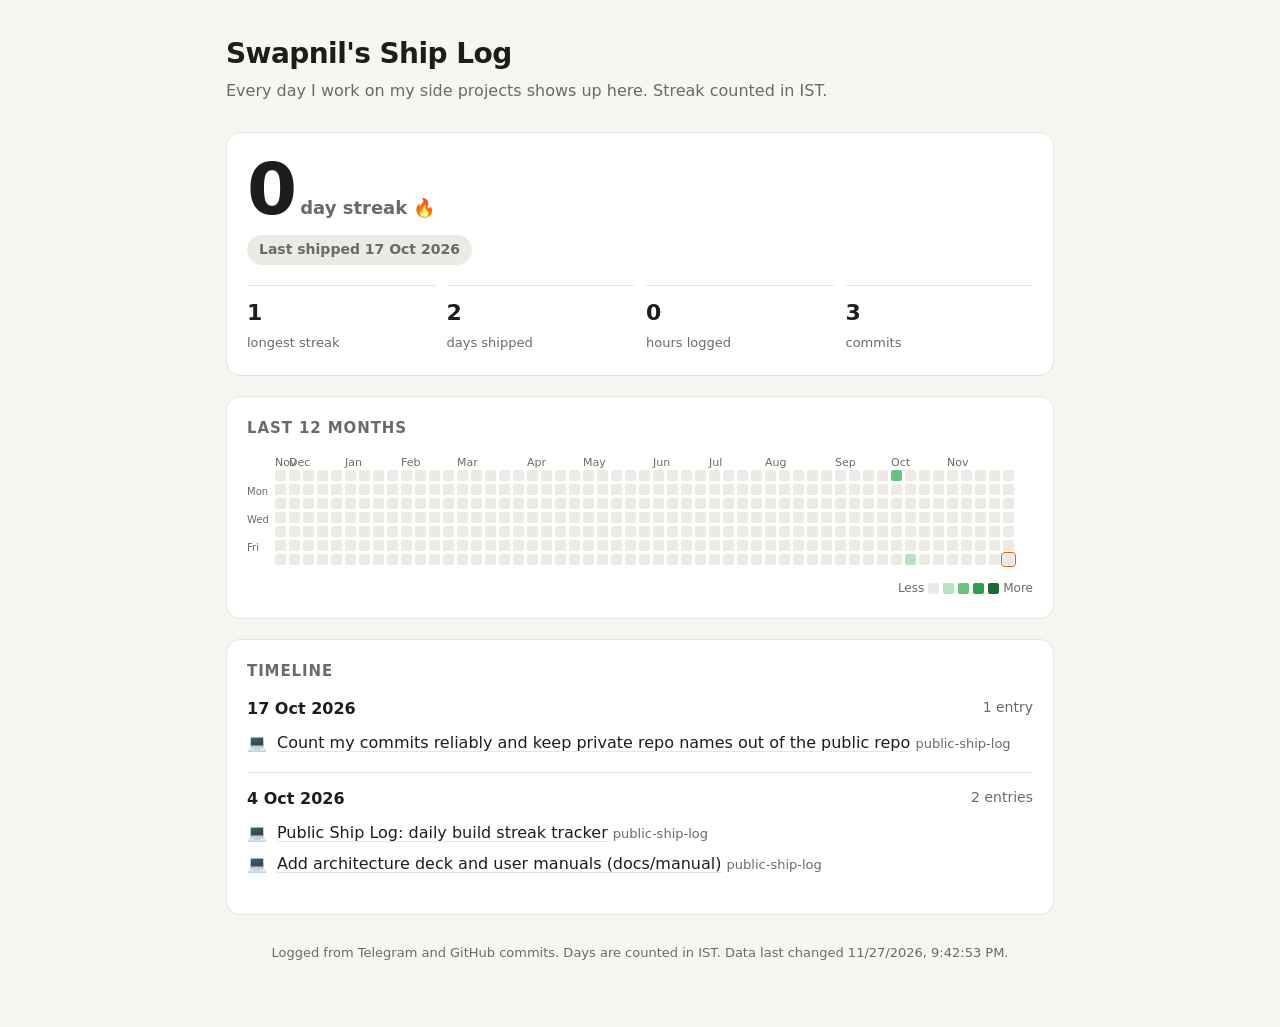
<file: docs/index.html>
<!doctype html>
<html lang="en">
<head>
<meta charset="utf-8">
<meta name="viewport" content="width=device-width, initial-scale=1">
<title>Ship Log</title>
<meta name="description" content="A public log of every day I work on my projects.">
<link rel="icon" href="data:image/svg+xml,<svg xmlns='http://www.w3.org/2000/svg' viewBox='0 0 100 100'><text y='.9em' font-size='90'>🚢</text></svg>">
<style>
:root {
  --bg: #f7f6f2; --card: #ffffff; --text: #1d1d1b; --muted: #6b6a64; --line: #e6e4dc;
  --accent: #e8590c; --ok: #2b8a3e; --warn: #c25e00; --warn-bg: #fff1e0; --ok-bg: #e7f6ea;
  --h0: #ebeae4; --h1: #b7e4c0; --h2: #69c27e; --h3: #2f9e4a; --h4: #1b6b30;
}
@media (prefers-color-scheme: dark) {
  :root:not([data-theme="light"]) {
    --bg: #121211; --card: #1c1c1a; --text: #ecebe6; --muted: #9b9a93; --line: #2d2d2a;
    --accent: #ff8a3d; --ok: #69db7c; --warn: #ffa94d; --warn-bg: #2f2210; --ok-bg: #15281a;
    --h0: #262624; --h1: #1d4a2a; --h2: #2b7a41; --h3: #43a85d; --h4: #7ee08f;
  }
}
:root[data-theme="dark"] {
  --bg: #121211; --card: #1c1c1a; --text: #ecebe6; --muted: #9b9a93; --line: #2d2d2a;
  --accent: #ff8a3d; --ok: #69db7c; --warn: #ffa94d; --warn-bg: #2f2210; --ok-bg: #15281a;
  --h0: #262624; --h1: #1d4a2a; --h2: #2b7a41; --h3: #43a85d; --h4: #7ee08f;
}
* { box-sizing: border-box; }
body { margin: 0; background: var(--bg); color: var(--text);
  font: 16px/1.55 system-ui, -apple-system, "Segoe UI", Roboto, sans-serif; }
main { max-width: 860px; margin: 0 auto; padding: 32px 16px 64px; }
a { color: inherit; text-decoration-color: var(--line); text-underline-offset: 3px; }
a:hover { text-decoration-color: var(--accent); }
header h1 { font-size: 28px; margin: 0 0 4px; letter-spacing: -0.02em; }
header p { margin: 0; color: var(--muted); }
.links { margin-top: 8px; display: flex; gap: 14px; flex-wrap: wrap; font-size: 14px; }
.card { background: var(--card); border: 1px solid var(--line); border-radius: 14px; padding: 20px; margin-top: 20px; }
.hero { display: flex; align-items: center; gap: 24px; flex-wrap: wrap; }
.big { font-size: 72px; font-weight: 800; line-height: 1; letter-spacing: -0.04em; font-variant-numeric: tabular-nums; }
.big small { font-size: 18px; font-weight: 600; color: var(--muted); letter-spacing: 0; margin-left: 6px; }
.pill { display: inline-block; padding: 4px 12px; border-radius: 999px; font-size: 14px; font-weight: 600; margin-top: 10px; }
.pill.ok { background: var(--ok-bg); color: var(--ok); }
.pill.warn { background: var(--warn-bg); color: var(--warn); }
.pill.off { background: var(--h0); color: var(--muted); }
.stats { display: grid; grid-template-columns: repeat(4, 1fr); gap: 12px; margin-top: 20px; }
.stat { border-top: 1px solid var(--line); padding-top: 10px; }
.stat b { display: block; font-size: 22px; font-variant-numeric: tabular-nums; }
.stat span { color: var(--muted); font-size: 13px; }
h2 { font-size: 15px; text-transform: uppercase; letter-spacing: 0.06em; color: var(--muted); margin: 0 0 14px; }
.heat-wrap { overflow-x: auto; padding-bottom: 4px; }
.months { display: grid; grid-auto-flow: column; grid-auto-columns: 14px; font-size: 11px; color: var(--muted); height: 16px; margin-left: 28px; }
.heat-row { display: flex; gap: 6px; }
.wd { display: grid; grid-template-rows: repeat(7, 11px); gap: 3px; font-size: 10px; color: var(--muted); width: 22px; }
.heat { display: grid; grid-template-rows: repeat(7, 11px); grid-auto-flow: column; grid-auto-columns: 11px; gap: 3px; }
.heat i { width: 11px; height: 11px; border-radius: 2px; background: var(--h0); }
.heat i.l1 { background: var(--h1); } .heat i.l2 { background: var(--h2); }
.heat i.l3 { background: var(--h3); } .heat i.l4 { background: var(--h4); }
.heat i.today { outline: 1.5px solid var(--accent); outline-offset: 1px; }
.heat i.pad { visibility: hidden; }
.legend { display: flex; align-items: center; gap: 4px; justify-content: flex-end; font-size: 12px; color: var(--muted); margin-top: 10px; }
.legend i { width: 11px; height: 11px; border-radius: 2px; display: inline-block; }
.day { padding: 14px 0; border-top: 1px solid var(--line); }
.day:first-of-type { border-top: 0; padding-top: 0; }
.day-head { display: flex; justify-content: space-between; gap: 12px; font-weight: 700; margin-bottom: 6px; }
.day-head span { font-weight: 500; color: var(--muted); font-size: 14px; white-space: nowrap; }
.item { display: flex; gap: 10px; padding: 3px 0; overflow-wrap: anywhere; }
.item .ico { flex: none; width: 20px; text-align: center; }
.item .meta { color: var(--muted); font-size: 13px; }
.post { margin: 8px 0 2px 30px; padding: 10px 12px; border-left: 3px solid var(--accent); background: var(--bg); border-radius: 0 8px 8px 0; font-size: 15px; white-space: pre-line; overflow-wrap: anywhere; }
.post a { font-size: 13px; color: var(--muted); }
button.more { margin-top: 12px; background: none; border: 1px solid var(--line); color: var(--text); padding: 8px 14px; border-radius: 8px; font: inherit; font-size: 14px; cursor: pointer; }
footer { margin-top: 28px; color: var(--muted); font-size: 13px; text-align: center; }
.empty { color: var(--muted); }
@media (max-width: 560px) {
  .big { font-size: 56px; }
  .stats { grid-template-columns: repeat(2, 1fr); }
}
</style>
</head>
<body>
<main>
  <header>
    <h1 id="title">Ship Log</h1>
    <p id="subtitle"></p>
    <div class="links" id="links"></div>
  </header>

  <section class="card">
    <div class="hero">
      <div>
        <div class="big"><span id="streak">–</span><small>day streak 🔥</small></div>
        <div id="status" class="pill off">Loading…</div>
      </div>
    </div>
    <div class="stats">
      <div class="stat"><b id="longest">–</b><span>longest streak</span></div>
      <div class="stat"><b id="days">–</b><span>days shipped</span></div>
      <div class="stat"><b id="hours">–</b><span>hours logged</span></div>
      <div class="stat"><b id="commits">–</b><span>commits</span></div>
    </div>
  </section>

  <section class="card">
    <h2>Last 12 months</h2>
    <div class="heat-wrap">
      <div class="months" id="months"></div>
      <div class="heat-row">
        <div class="wd"><span></span><span>Mon</span><span></span><span>Wed</span><span></span><span>Fri</span><span></span></div>
        <div class="heat" id="heat"></div>
      </div>
    </div>
    <div class="legend">Less <i style="background:var(--h0)"></i><i style="background:var(--h1)"></i><i style="background:var(--h2)"></i><i style="background:var(--h3)"></i><i style="background:var(--h4)"></i> More</div>
  </section>

  <section class="card">
    <h2>Timeline</h2>
    <div id="timeline"><p class="empty">Loading…</p></div>
    <button class="more" id="more" hidden>Show older days</button>
  </section>

  <footer id="footer">Logged from Telegram and GitHub commits. Days are counted in IST.</footer>
</main>

<script>
const DAY = 86400000;
const MONTHS = ["Jan","Feb","Mar","Apr","May","Jun","Jul","Aug","Sep","Oct","Nov","Dec"];
const esc = s => String(s).replace(/[&<>"']/g, c => ({"&":"&amp;","<":"&lt;",">":"&gt;",'"':"&quot;","'":"&#39;"}[c]));
const istToday = () => new Date(Date.now() + 5.5 * 3600000).toISOString().slice(0, 10);
const addDays = (iso, n) => new Date(Date.parse(iso + "T00:00:00Z") + n * DAY).toISOString().slice(0, 10);
const nice = iso => { const d = new Date(iso + "T00:00:00Z"); return `${d.getUTCDate()} ${MONTHS[d.getUTCMonth()]} ${d.getUTCFullYear()}`; };
let shownDays = 14, DATA = null;

// Mirrors shiplog/streak.py so the badge stays right even if the data is a few hours old.
function liveStreak(days) {
  const today = istToday(), has = d => days[d] && days[d].n > 0;
  const loggedToday = has(today);
  let n = 0, d = loggedToday ? today : addDays(today, -1);
  while (has(d)) { n++; d = addDays(d, -1); }
  return { current: n, loggedToday, atRisk: !loggedToday && n > 0 };
}

function renderHeader(data) {
  document.title = data.title;
  document.getElementById("title").textContent = data.title;
  document.getElementById("subtitle").textContent = data.subtitle;
  document.getElementById("links").innerHTML = (data.links || [])
    .map(l => `<a href="${esc(l.url)}" rel="me noopener" target="_blank">${esc(l.label)}</a>`).join("");
  const s = data.stats, live = liveStreak(data.days);
  document.getElementById("streak").textContent = live.current;
  document.getElementById("longest").textContent = Math.max(s.longest, live.current);
  document.getElementById("days").textContent = s.total_days;
  document.getElementById("hours").textContent = s.total_hours;
  document.getElementById("commits").textContent = s.total_commits;
  const st = document.getElementById("status");
  if (live.loggedToday) { st.className = "pill ok"; st.textContent = "✓ Shipped today"; }
  else if (live.atRisk) { st.className = "pill warn"; st.textContent = "Streak at risk — nothing logged today yet"; }
  else { st.className = "pill off"; st.textContent = s.last_logged ? `Last shipped ${nice(s.last_logged)}` : "No days logged yet"; }
}

function renderHeatmap(days) {
  const today = istToday();
  const dow = new Date(today + "T00:00:00Z").getUTCDay();   // 0 = Sunday
  const start = addDays(today, -(52 * 7 + dow));
  const cells = [], months = [];
  let lastMonth = -1;
  for (let i = 0, d = start; d <= today; i++, d = addDays(d, 1)) {
    const info = days[d], n = info ? info.n : 0;
    const lvl = n === 0 ? 0 : n === 1 ? 1 : n <= 3 ? 2 : n <= 6 ? 3 : 4;
    const tip = n ? `${nice(d)}: ${n} entr${n === 1 ? "y" : "ies"}${info.h ? `, ${info.h}h` : ""}` : `${nice(d)}: nothing logged`;
    cells.push(`<i class="l${lvl}${d === today ? " today" : ""}" title="${tip}"></i>`);
    if (i % 7 === 0) {
      const m = new Date(d + "T00:00:00Z").getUTCMonth();
      months.push(m !== lastMonth && i < 52 * 7 ? MONTHS[m] : "");
      lastMonth = m;
    }
  }
  document.getElementById("heat").innerHTML = cells.join("");
  document.getElementById("months").innerHTML = months.map(m => `<span>${m}</span>`).join("");
  const wrap = document.querySelector(".heat-wrap");
  wrap.scrollLeft = wrap.scrollWidth;  // on phones, start at the most recent weeks
}

function renderTimeline(data) {
  const byDay = new Map();
  for (const e of data.timeline) { if (!byDay.has(e.date)) byDay.set(e.date, []); byDay.get(e.date).push(e); }
  const postsByDay = {};
  for (const p of data.posts) (postsByDay[p.date] = postsByDay[p.date] || []).push(p);
  const dates = [...byDay.keys()];
  const el = document.getElementById("timeline");
  if (!dates.length) { el.innerHTML = `<p class="empty">Nothing logged yet. The first entry will show up here.</p>`; return; }
  el.innerHTML = dates.slice(0, shownDays).map(d => {
    const items = byDay.get(d).slice().reverse();
    const hours = items.reduce((a, e) => a + (e.hours || 0), 0);
    const rows = items.map(e => {
      const isCommit = e.source === "github";
      const repo = isCommit && e.repo && e.repo !== "private" ? e.repo.split("/").pop() : "";
      const text = e.url ? `<a href="${esc(e.url)}" target="_blank" rel="noopener">${esc(e.text)}</a>` : esc(e.text);
      const meta = [repo, e.hours ? `${e.hours}h` : ""].filter(Boolean).join(" · ");
      return `<div class="item"><span class="ico" title="${isCommit ? "commit" : "note"}">${isCommit ? "💻" : "✍️"}</span>
        <div>${text}${meta ? ` <span class="meta">${esc(meta)}</span>` : ""}</div></div>`;
    }).join("");
    const posts = (postsByDay[d] || []).map(p =>
      `<div class="post">${esc(p.text)}\n<a href="${esc(p.url)}" target="_blank" rel="noopener">View on Bluesky →</a></div>`).join("");
    const summary = `${items.length} entr${items.length === 1 ? "y" : "ies"}${hours ? ` · ${Math.round(hours * 10) / 10}h` : ""}`;
    return `<div class="day"><div class="day-head">${d === istToday() ? "Today" : nice(d)}<span>${summary}</span></div>${rows}${posts}</div>`;
  }).join("");
  document.getElementById("more").hidden = dates.length <= shownDays;
}

function render(data) {
  DATA = data;
  renderHeader(data);
  renderHeatmap(data.days);
  renderTimeline(data);
  const gen = new Date(data.generated);
  document.getElementById("footer").textContent =
    `Logged from Telegram and GitHub commits. Days are counted in IST. Data last changed ${gen.toLocaleString()}.`;
}

async function load() {
  try {
    const res = await fetch("data.json?t=" + Date.now(), { cache: "no-store" });
    render(await res.json());
  } catch (e) {
    document.getElementById("status").textContent = "Couldn't load data.json";
  }
}

document.getElementById("more").onclick = () => { shownDays += 30; renderTimeline(DATA); };
load();
setInterval(load, 60000);
</script>
</body>
</html>
</file>
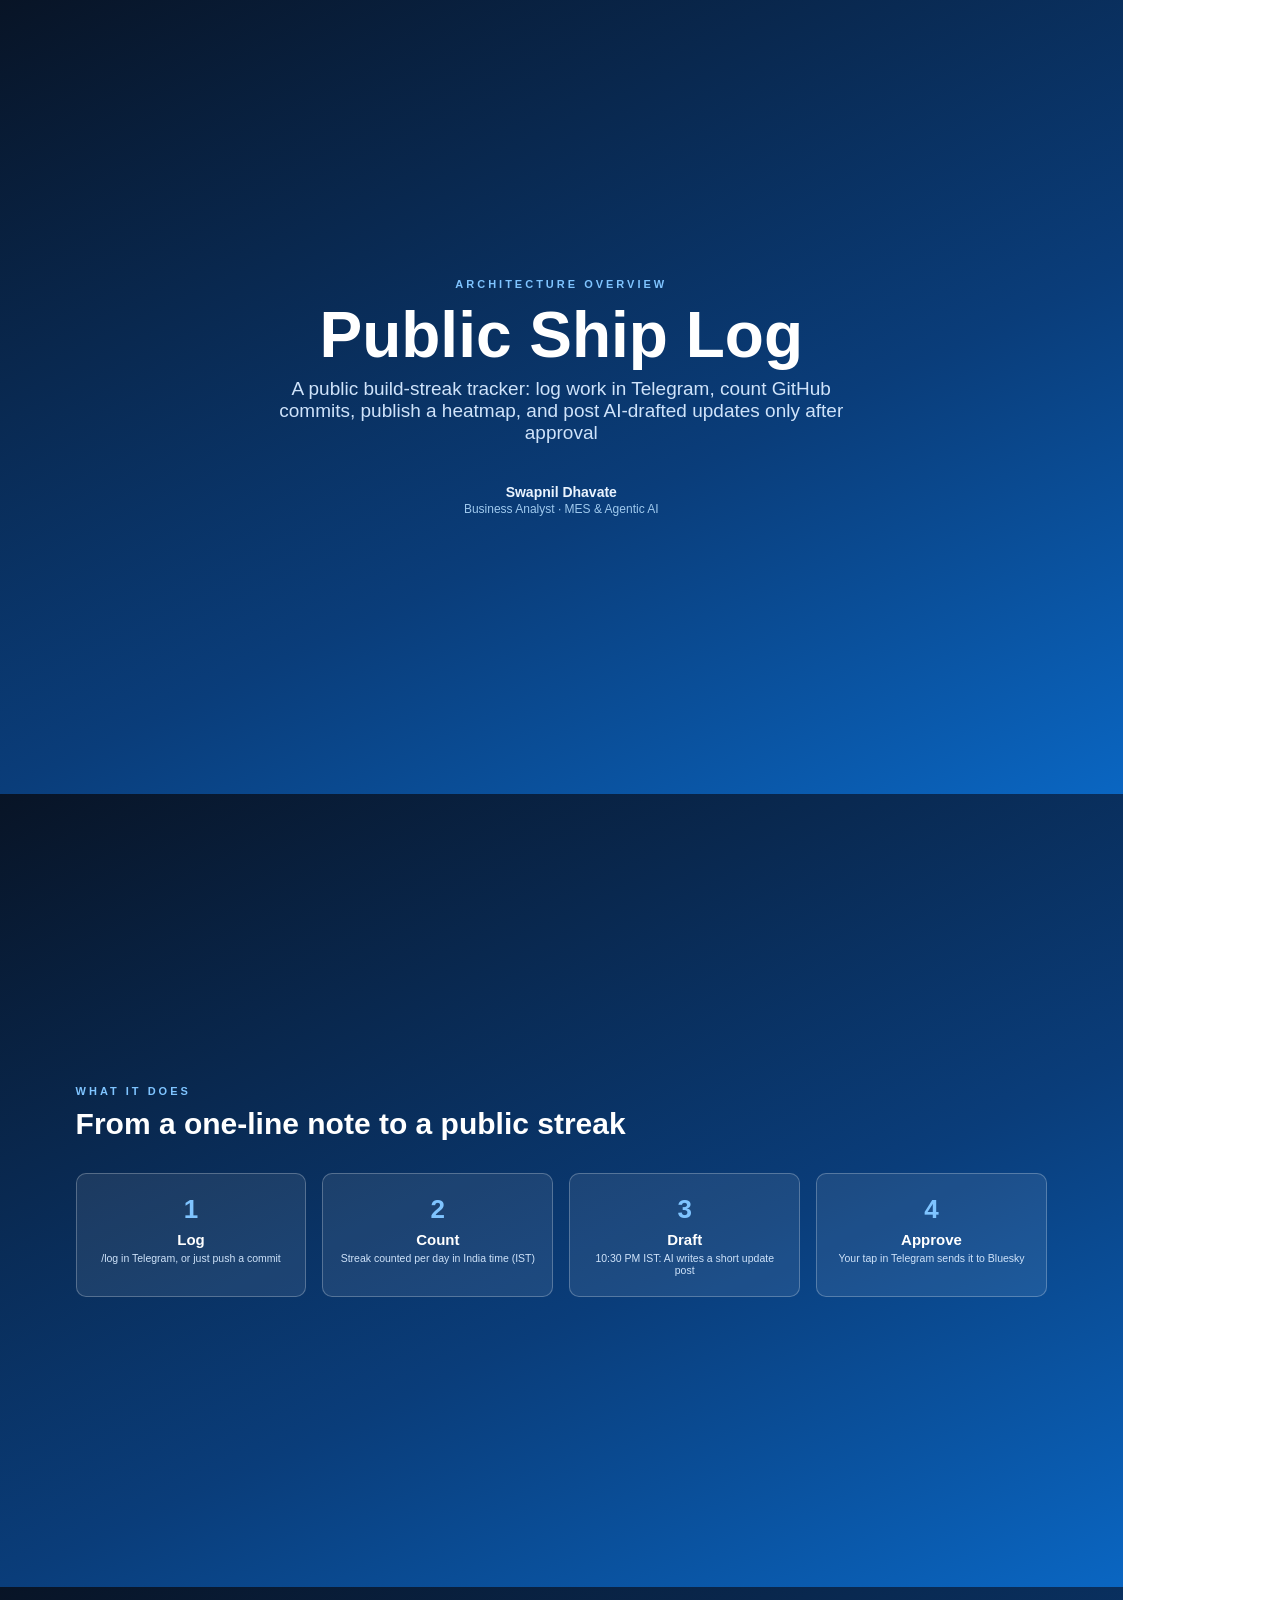
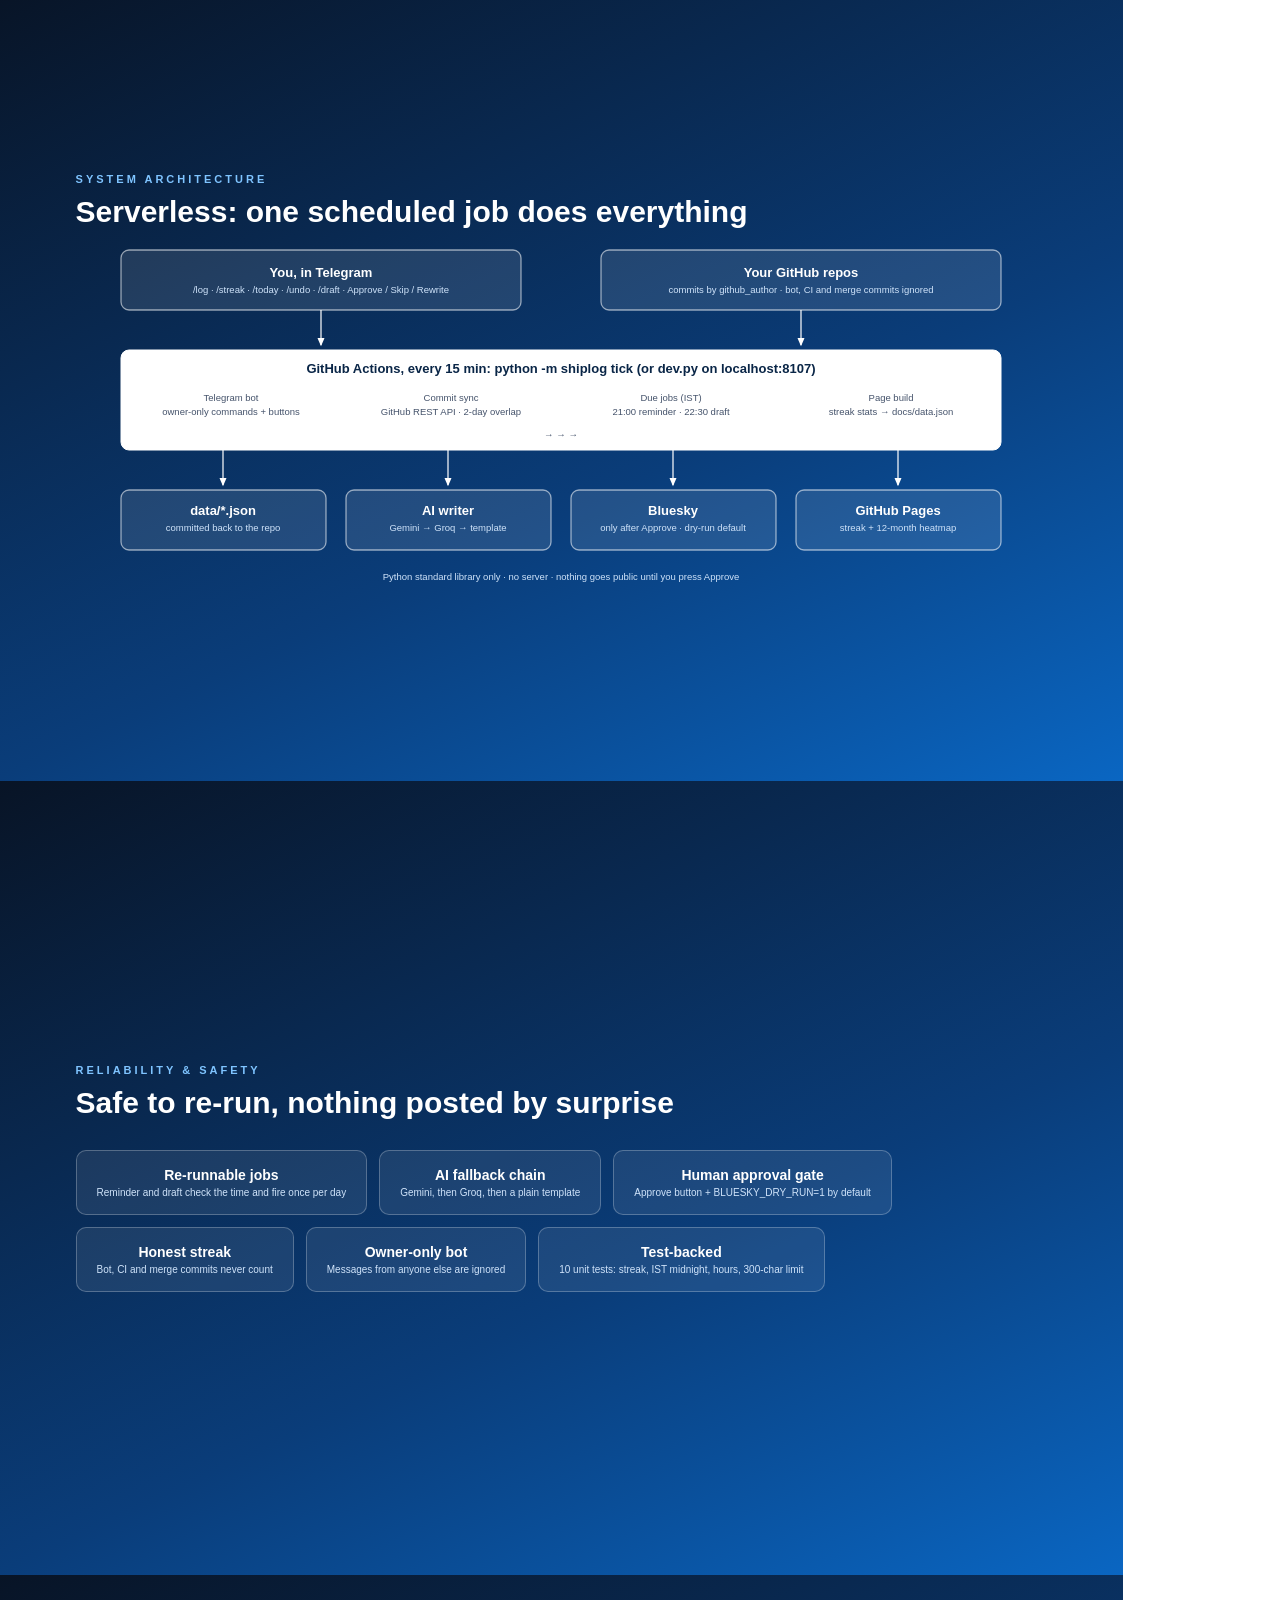
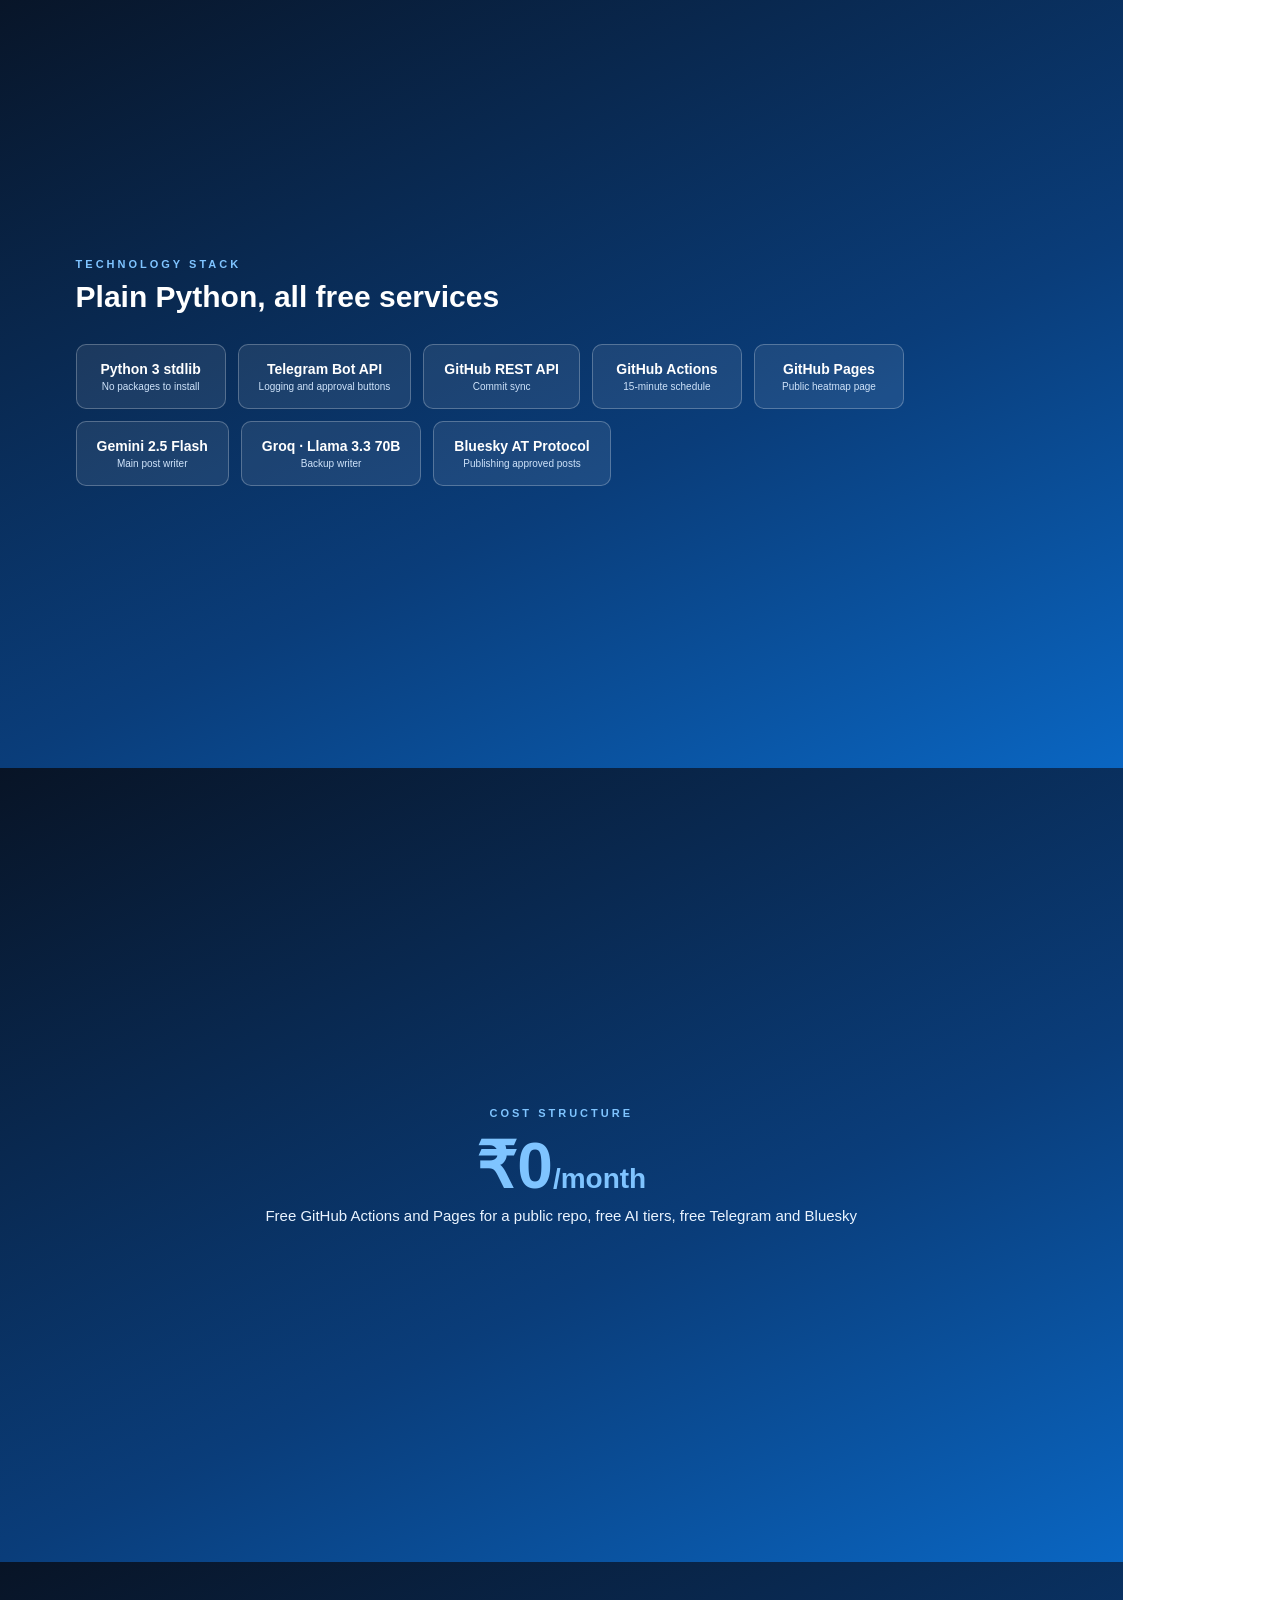
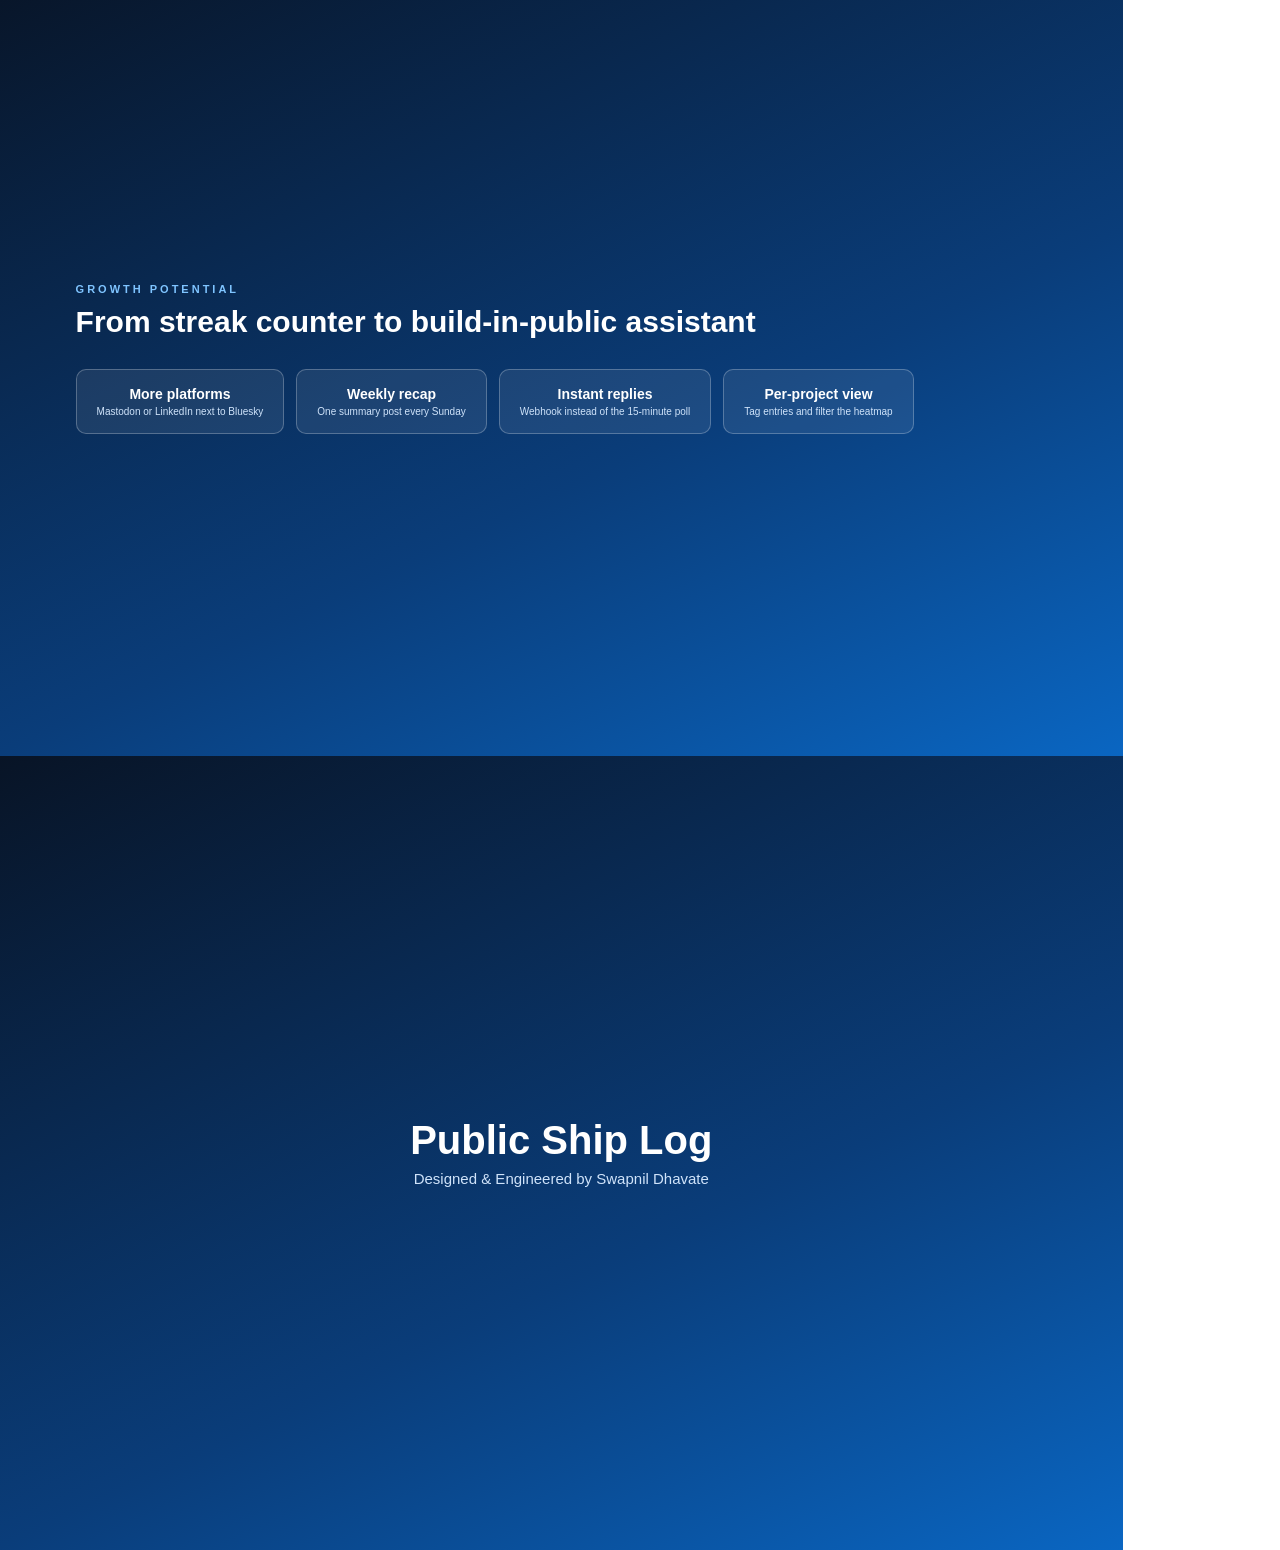
<file: docs/manual/architecture-deck.html>
<!doctype html>
<html lang="en"><head><meta charset="utf-8"><title>Public Ship Log — Deck</title><style>/* Shared deck style (same as the other project architecture decks). */
@page { size: A4 landscape; margin: 0; }
  * { box-sizing: border-box; }
  body {
    font-family: 'Segoe UI', -apple-system, Helvetica, Arial, sans-serif;
    margin: 0;
  }
  .slide {
    width: 297mm;
    height: 210mm;
    page-break-after: always;
    background: linear-gradient(155deg, #081426 0%, #0a3d7a 60%, #0a66c2 100%);
    color: white;
    padding: 16mm 20mm;
    position: relative;
    display: flex;
    flex-direction: column;
  }
  .slide:last-child { page-break-after: auto; }
  .kicker {
    letter-spacing: 3px; font-size: 11px; font-weight: 700;
    color: #7fc4ff; text-transform: uppercase; margin-bottom: 10px;
  }
  h1 { font-size: 40px; font-weight: 800; margin: 0 0 8px 0; line-height: 1.1; }
  h2 { font-size: 30px; font-weight: 800; margin: 0 0 6px 0; }
  .sub { font-size: 15px; color: #cfe3fa; max-width: 620px; }
  .center { display: flex; flex-direction: column; justify-content: center; align-items: center; text-align: center; flex: 1; }
  .left { display: flex; flex-direction: column; justify-content: center; flex: 1; }

  .steps { display: flex; gap: 16px; margin-top: 26px; }
  .step {
    flex: 1; background: rgba(255,255,255,0.08); border: 1px solid rgba(255,255,255,0.25);
    border-radius: 10px; padding: 20px 14px; text-align: center;
  }
  .step .num { font-size: 26px; font-weight: 800; color: #7fc4ff; margin-bottom: 6px; }
  .step .t { font-size: 15px; font-weight: 700; margin-bottom: 4px; }
  .step .d { font-size: 10.5px; color: #cfe3fa; }
  .arrow-row { display:flex; align-items:center; justify-content:center; gap:6px; margin: 4px 0; }
  .arrow-row .arrow { color:#7fc4ff; font-size:20px; }

  .badge-grid { display: flex; flex-wrap: wrap; gap: 12px; justify-content: center; margin-top: 24px; }
  .badge-card {
    background: rgba(255,255,255,0.08); border: 1px solid rgba(255,255,255,0.25);
    border-radius: 10px; padding: 16px 20px; min-width: 150px; text-align: center;
  }
  .badge-card .t { font-size: 14px; font-weight: 700; margin-bottom: 4px; }
  .badge-card .d { font-size: 10px; color: #cfe3fa; }

  .big-stat { font-size: 64px; font-weight: 800; color: #7fc4ff; }
  .big-stat-label { font-size: 15px; color: #eaf4ff; margin-top: 4px; }

  figure { margin: 0; display: flex; justify-content: center; }
  figcaption { display: none; }
  svg text { font-family: 'Segoe UI', Arial, sans-serif; }

  .page-num { position: absolute; bottom: 8mm; right: 12mm; font-size: 9px; color: rgba(255,255,255,0.4); }
  .logo-tag { position: absolute; top: 10mm; right: 16mm; font-size: 10px; color: rgba(255,255,255,0.45); letter-spacing: 1px; }
</style></head>
<body>

<div class="slide center">
  <div class="kicker">Architecture Overview</div>
  <h1 style="font-size:64px;">Public Ship Log</h1>
  <div class="sub" style="font-size:19px; text-align:center;">A public build-streak tracker: log work in Telegram, count GitHub commits, publish a heatmap, and post AI-drafted updates only after approval</div>
  <div style="margin-top:40px; font-size:14px; color:#eaf4ff;"><strong>Swapnil Dhavate</strong><br><span style="color:#9fc9ee; font-size:12px;">Business Analyst · MES &amp; Agentic AI</span></div>
</div>

<div class="slide left">
  <div class="kicker">What It Does</div>
  <h2>From a one-line note to a public streak</h2>
  <div class="steps">
    <div class="step"><div class="num">1</div><div class="t">Log</div><div class="d">/log in Telegram, or just push a commit</div></div>
    <div class="step"><div class="num">2</div><div class="t">Count</div><div class="d">Streak counted per day in India time (IST)</div></div>
    <div class="step"><div class="num">3</div><div class="t">Draft</div><div class="d">10:30 PM IST: AI writes a short update post</div></div>
    <div class="step"><div class="num">4</div><div class="t">Approve</div><div class="d">Your tap in Telegram sends it to Bluesky</div></div>
  </div>
</div>

<div class="slide left">
  <div class="kicker">System Architecture</div>
  <h2>Serverless: one scheduled job does everything</h2>
  <figure>
<svg viewBox="0 0 900 360" role="img" aria-label="You log work in Telegram and push commits to your GitHub repos. Every 15 minutes GitHub Actions runs python -m shiplog tick, which reads Telegram, syncs commits, runs the 9 PM reminder and 10:30 PM draft jobs, and rebuilds the page data. Data is stored as JSON in the repo, drafts are written by Gemini with Groq and a template as fallbacks, approved posts go to Bluesky, and the heatmap page is deployed to GitHub Pages." style="width:100%;max-width:900px;height:auto;">
  <defs><marker id="a1" markerWidth="8" markerHeight="8" refX="6" refY="3" orient="auto"><polygon points="0,0 7,3 0,6" fill="#ffffff"/></marker></defs>
  <style>
    .n{fill:rgba(255,255,255,0.10);stroke:rgba(255,255,255,0.55);stroke-width:1.3;}
    .n2{fill:#ffffff;stroke:#ffffff;}
    .t{font-size:13px;fill:#ffffff;font-weight:700;}
    .t2{font-size:13px;fill:#0a2647;font-weight:700;}
    .s{font-size:9.5px;fill:#cfe3fa;}
    .s2{font-size:9.5px;fill:#45536b;}
    .e{stroke:#ffffff;stroke-width:1.2;fill:none;marker-end:url(#a1);}
  </style>
  <rect class="n" x="10" y="15" width="400" height="60" rx="8"/>
  <text class="t" x="210" y="42" text-anchor="middle">You, in Telegram</text>
  <text class="s" x="210" y="58" text-anchor="middle">/log · /streak · /today · /undo · /draft · Approve / Skip / Rewrite</text>
  <rect class="n" x="490" y="15" width="400" height="60" rx="8"/>
  <text class="t" x="690" y="42" text-anchor="middle">Your GitHub repos</text>
  <text class="s" x="690" y="58" text-anchor="middle">commits by github_author · bot, CI and merge commits ignored</text>
  <path class="e" d="M210,75 L210,110"/>
  <path class="e" d="M690,75 L690,110"/>

  <rect class="n2" x="10" y="115" width="880" height="100" rx="8"/>
  <text class="t2" x="450" y="138" text-anchor="middle">GitHub Actions, every 15 min: python -m shiplog tick (or dev.py on localhost:8107)</text>
  <text class="s2" x="120" y="166" text-anchor="middle">Telegram bot</text>
  <text class="s2" x="120" y="180" text-anchor="middle">owner-only commands + buttons</text>
  <text class="s2" x="340" y="166" text-anchor="middle">Commit sync</text>
  <text class="s2" x="340" y="180" text-anchor="middle">GitHub REST API · 2-day overlap</text>
  <text class="s2" x="560" y="166" text-anchor="middle">Due jobs (IST)</text>
  <text class="s2" x="560" y="180" text-anchor="middle">21:00 reminder · 22:30 draft</text>
  <text class="s2" x="780" y="166" text-anchor="middle">Page build</text>
  <text class="s2" x="780" y="180" text-anchor="middle">streak stats → docs/data.json</text>
  <text class="s2" x="450" y="203" text-anchor="middle">→ → →</text>

  <path class="e" d="M112,215 L112,250"/>
  <path class="e" d="M337,215 L337,250"/>
  <path class="e" d="M562,215 L562,250"/>
  <path class="e" d="M787,215 L787,250"/>
  <rect class="n" x="10" y="255" width="205" height="60" rx="8"/>
  <text class="t" x="112" y="280" text-anchor="middle">data/*.json</text>
  <text class="s" x="112" y="296" text-anchor="middle">committed back to the repo</text>
  <rect class="n" x="235" y="255" width="205" height="60" rx="8"/>
  <text class="t" x="337" y="280" text-anchor="middle">AI writer</text>
  <text class="s" x="337" y="296" text-anchor="middle">Gemini → Groq → template</text>
  <rect class="n" x="460" y="255" width="205" height="60" rx="8"/>
  <text class="t" x="562" y="280" text-anchor="middle">Bluesky</text>
  <text class="s" x="562" y="296" text-anchor="middle">only after Approve · dry-run default</text>
  <rect class="n" x="685" y="255" width="205" height="60" rx="8"/>
  <text class="t" x="787" y="280" text-anchor="middle">GitHub Pages</text>
  <text class="s" x="787" y="296" text-anchor="middle">streak + 12-month heatmap</text>
  <text class="s" x="450" y="345" text-anchor="middle">Python standard library only · no server · nothing goes public until you press Approve</text>
</svg></figure>
</div>

<div class="slide left">
  <div class="kicker">Reliability &amp; Safety</div>
  <h2>Safe to re-run, nothing posted by surprise</h2>
  <div class="badge-grid" style="justify-content:flex-start;">
    <div class="badge-card"><div class="t">Re-runnable jobs</div><div class="d">Reminder and draft check the time and fire once per day</div></div>
    <div class="badge-card"><div class="t">AI fallback chain</div><div class="d">Gemini, then Groq, then a plain template</div></div>
    <div class="badge-card"><div class="t">Human approval gate</div><div class="d">Approve button + BLUESKY_DRY_RUN=1 by default</div></div>
    <div class="badge-card"><div class="t">Honest streak</div><div class="d">Bot, CI and merge commits never count</div></div>
    <div class="badge-card"><div class="t">Owner-only bot</div><div class="d">Messages from anyone else are ignored</div></div>
    <div class="badge-card"><div class="t">Test-backed</div><div class="d">10 unit tests: streak, IST midnight, hours, 300-char limit</div></div>
  </div>
</div>

<div class="slide left">
  <div class="kicker">Technology Stack</div>
  <h2>Plain Python, all free services</h2>
  <div class="badge-grid" style="justify-content:flex-start;">
    <div class="badge-card"><div class="t">Python 3 stdlib</div><div class="d">No packages to install</div></div>
    <div class="badge-card"><div class="t">Telegram Bot API</div><div class="d">Logging and approval buttons</div></div>
    <div class="badge-card"><div class="t">GitHub REST API</div><div class="d">Commit sync</div></div>
    <div class="badge-card"><div class="t">GitHub Actions</div><div class="d">15-minute schedule</div></div>
    <div class="badge-card"><div class="t">GitHub Pages</div><div class="d">Public heatmap page</div></div>
    <div class="badge-card"><div class="t">Gemini 2.5 Flash</div><div class="d">Main post writer</div></div>
    <div class="badge-card"><div class="t">Groq · Llama 3.3 70B</div><div class="d">Backup writer</div></div>
    <div class="badge-card"><div class="t">Bluesky AT Protocol</div><div class="d">Publishing approved posts</div></div>
  </div>
</div>

<div class="slide center">
  <div class="kicker">Cost Structure</div>
  <div class="big-stat">₹0<span style="font-size:28px;">/month</span></div>
  <div class="big-stat-label">Free GitHub Actions and Pages for a public repo, free AI tiers, free Telegram and Bluesky</div>
</div>

<div class="slide left">
  <div class="kicker">Growth Potential</div>
  <h2>From streak counter to build-in-public assistant</h2>
  <div class="badge-grid" style="justify-content:flex-start;">
    <div class="badge-card"><div class="t">More platforms</div><div class="d">Mastodon or LinkedIn next to Bluesky</div></div>
    <div class="badge-card"><div class="t">Weekly recap</div><div class="d">One summary post every Sunday</div></div>
    <div class="badge-card"><div class="t">Instant replies</div><div class="d">Webhook instead of the 15-minute poll</div></div>
    <div class="badge-card"><div class="t">Per-project view</div><div class="d">Tag entries and filter the heatmap</div></div>
  </div>
</div>

<div class="slide center">
  <h1>Public Ship Log</h1>
  <div class="sub" style="text-align:center;">Designed &amp; Engineered by Swapnil Dhavate</div>
</div>

</body></html>
</file>
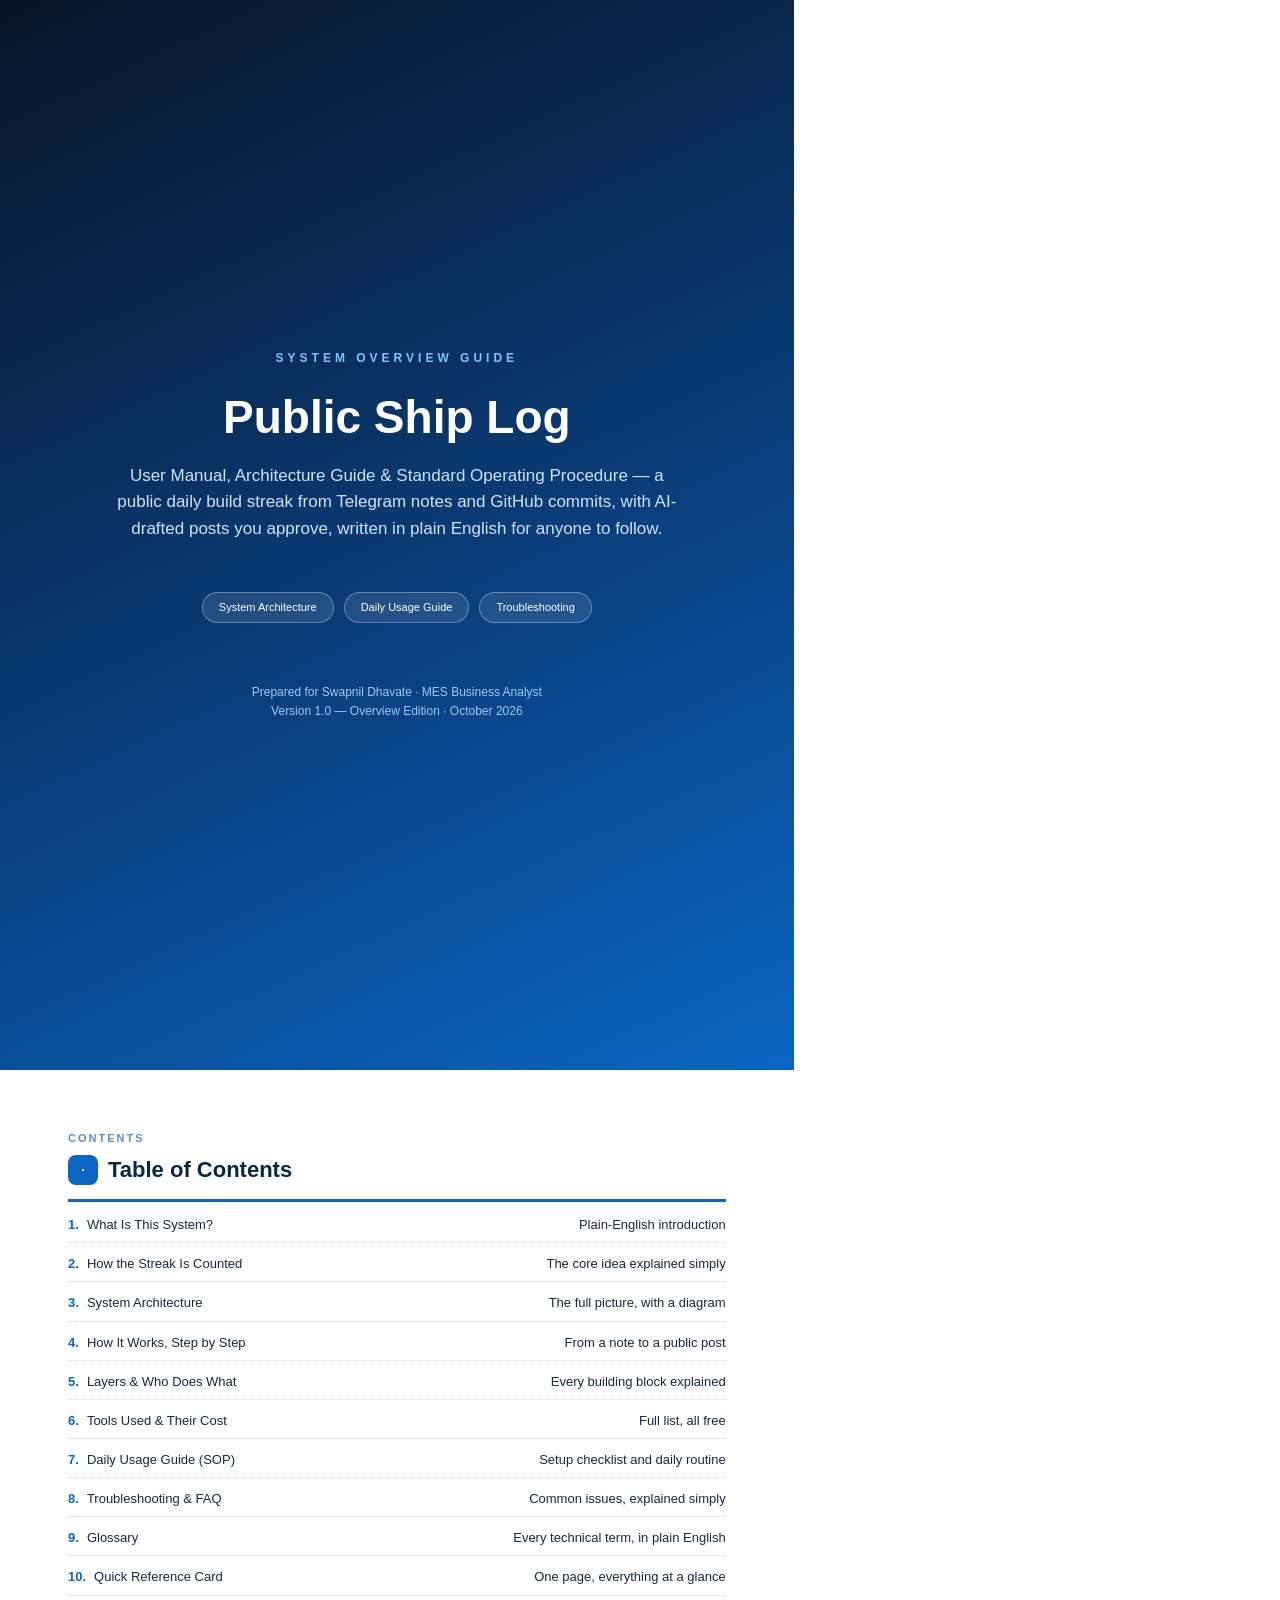
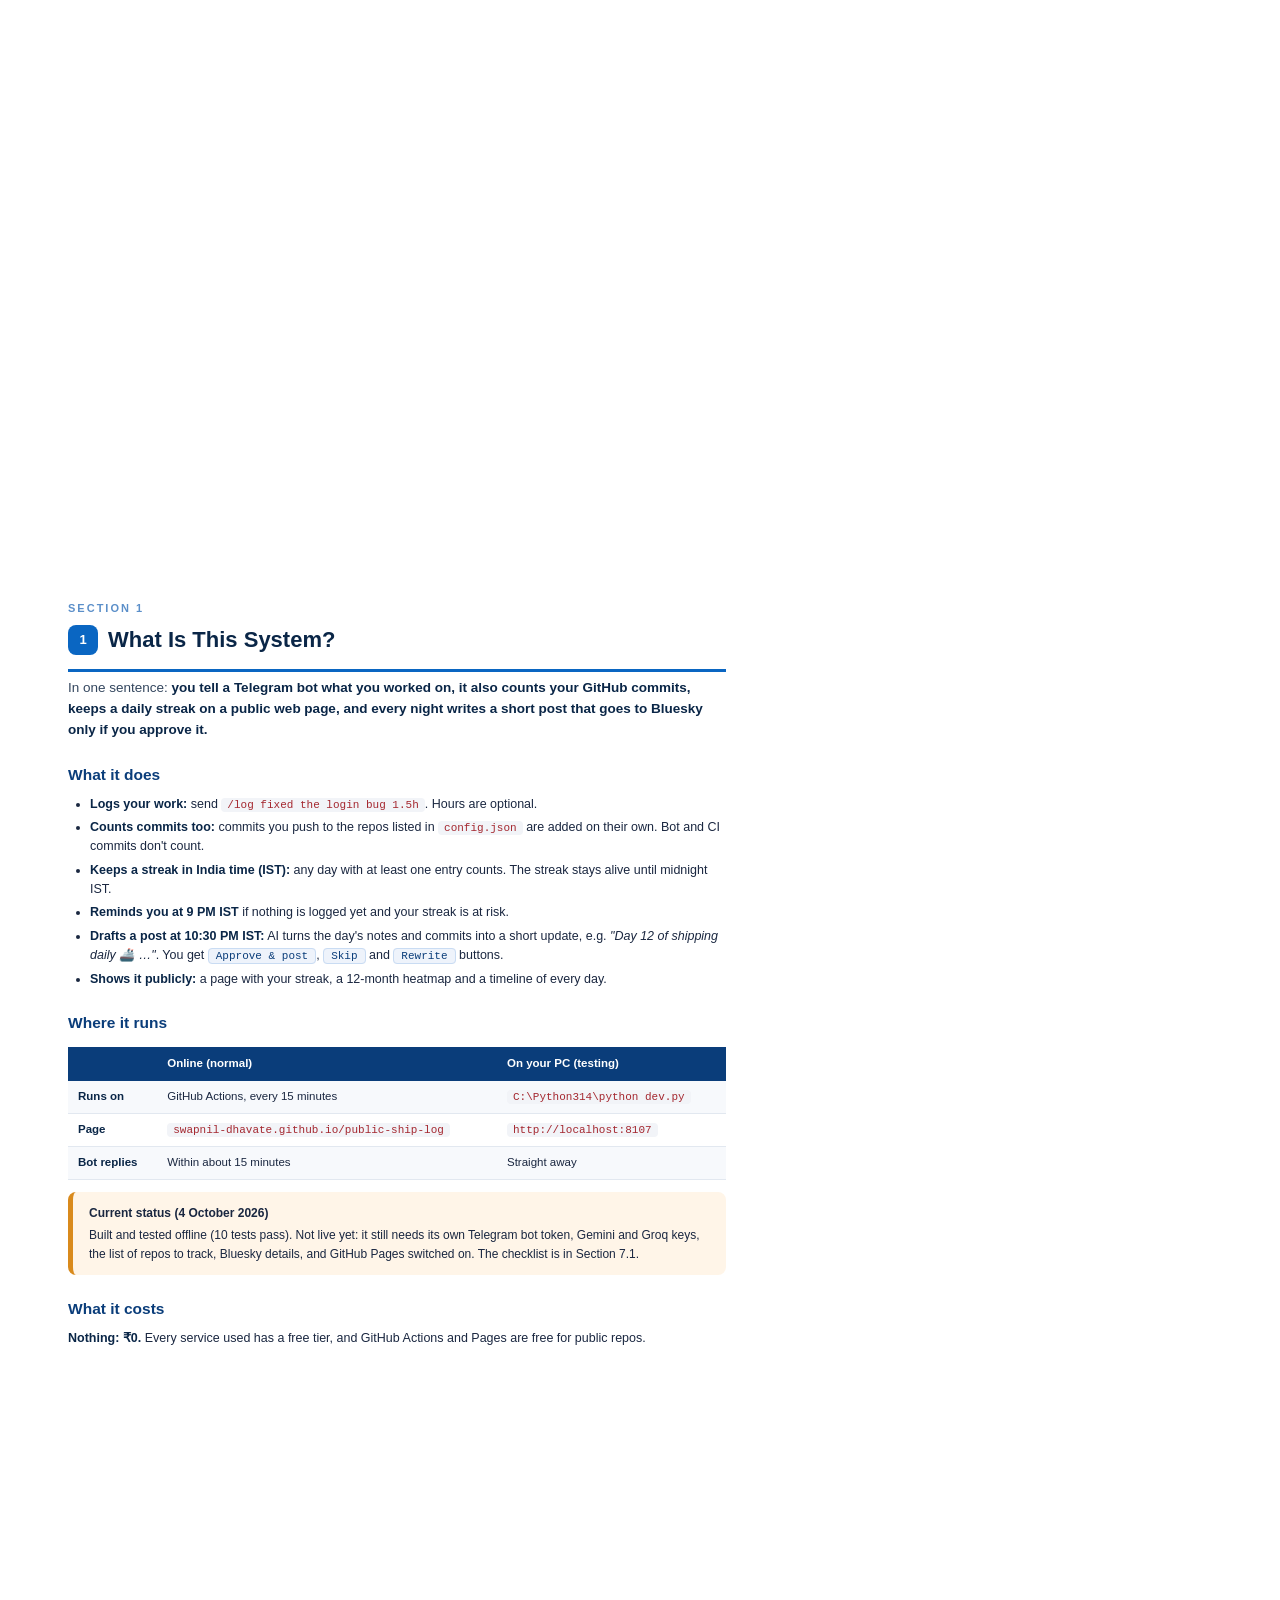
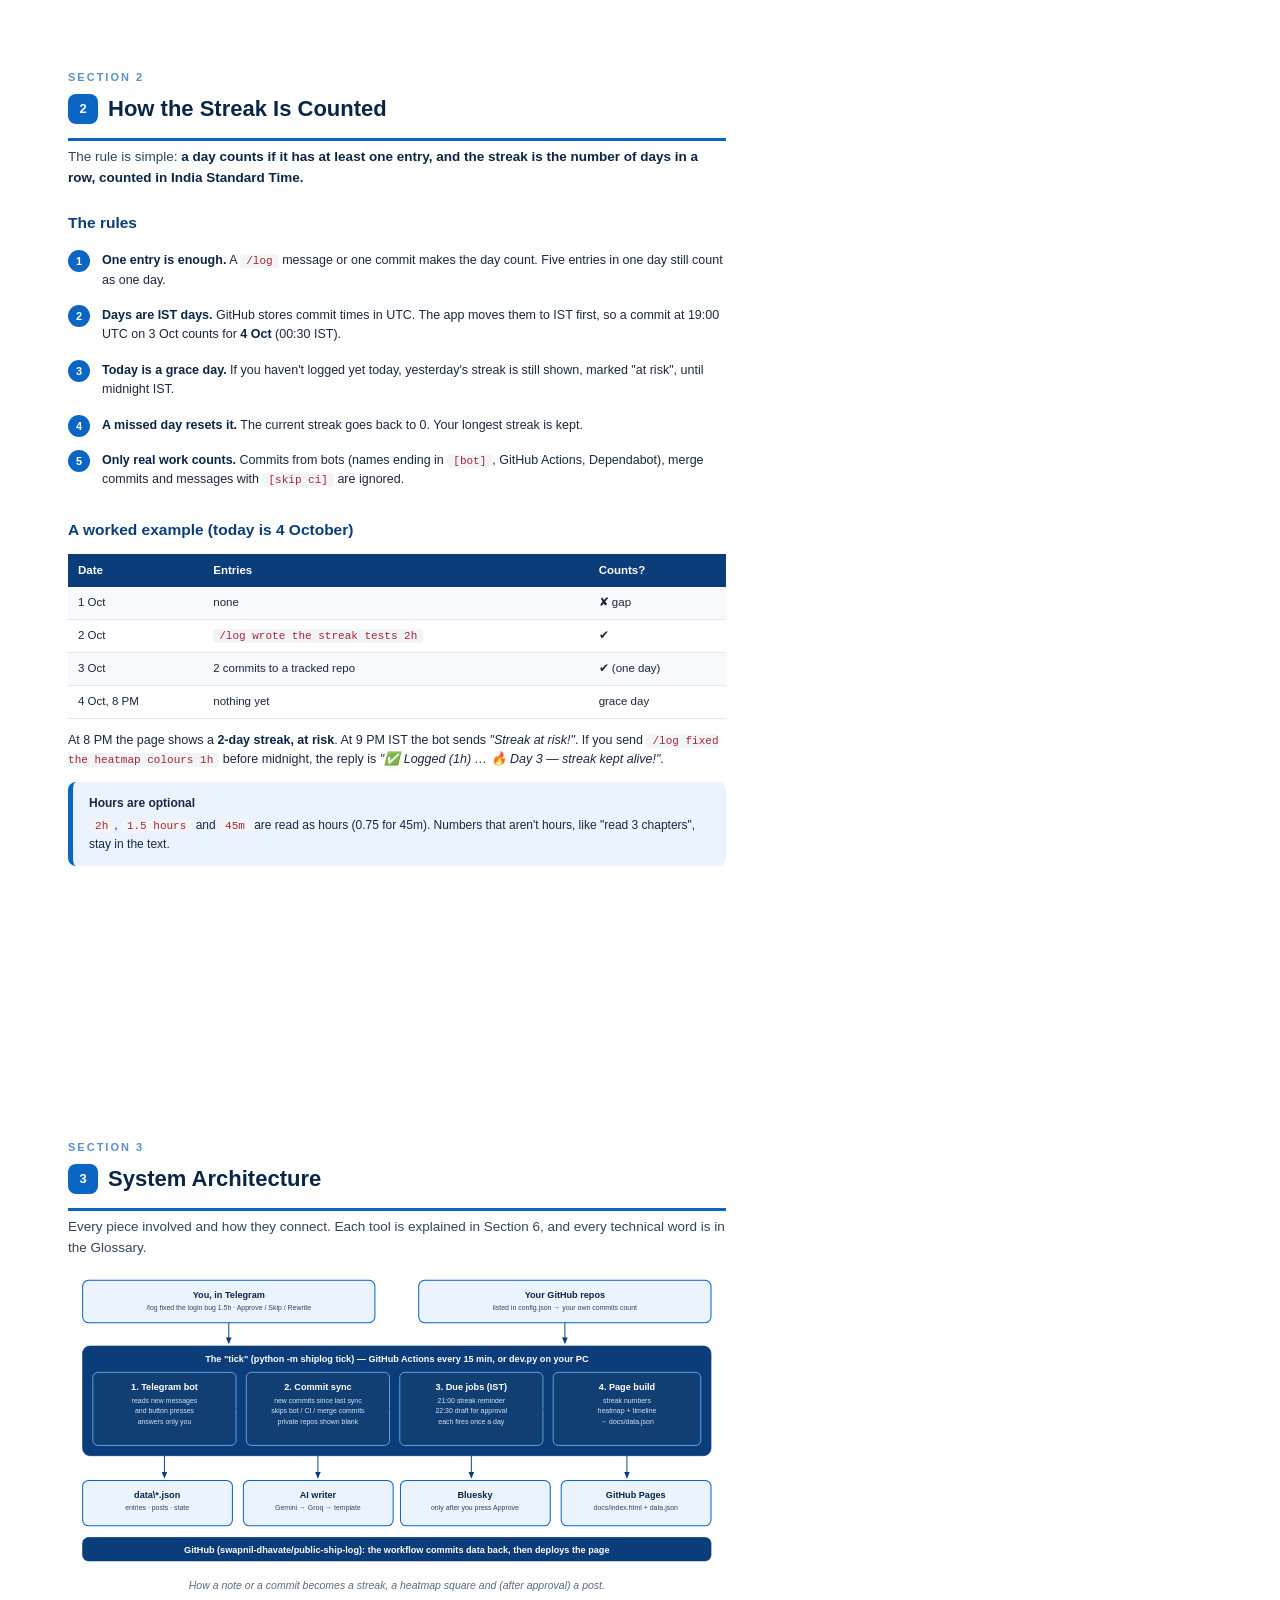
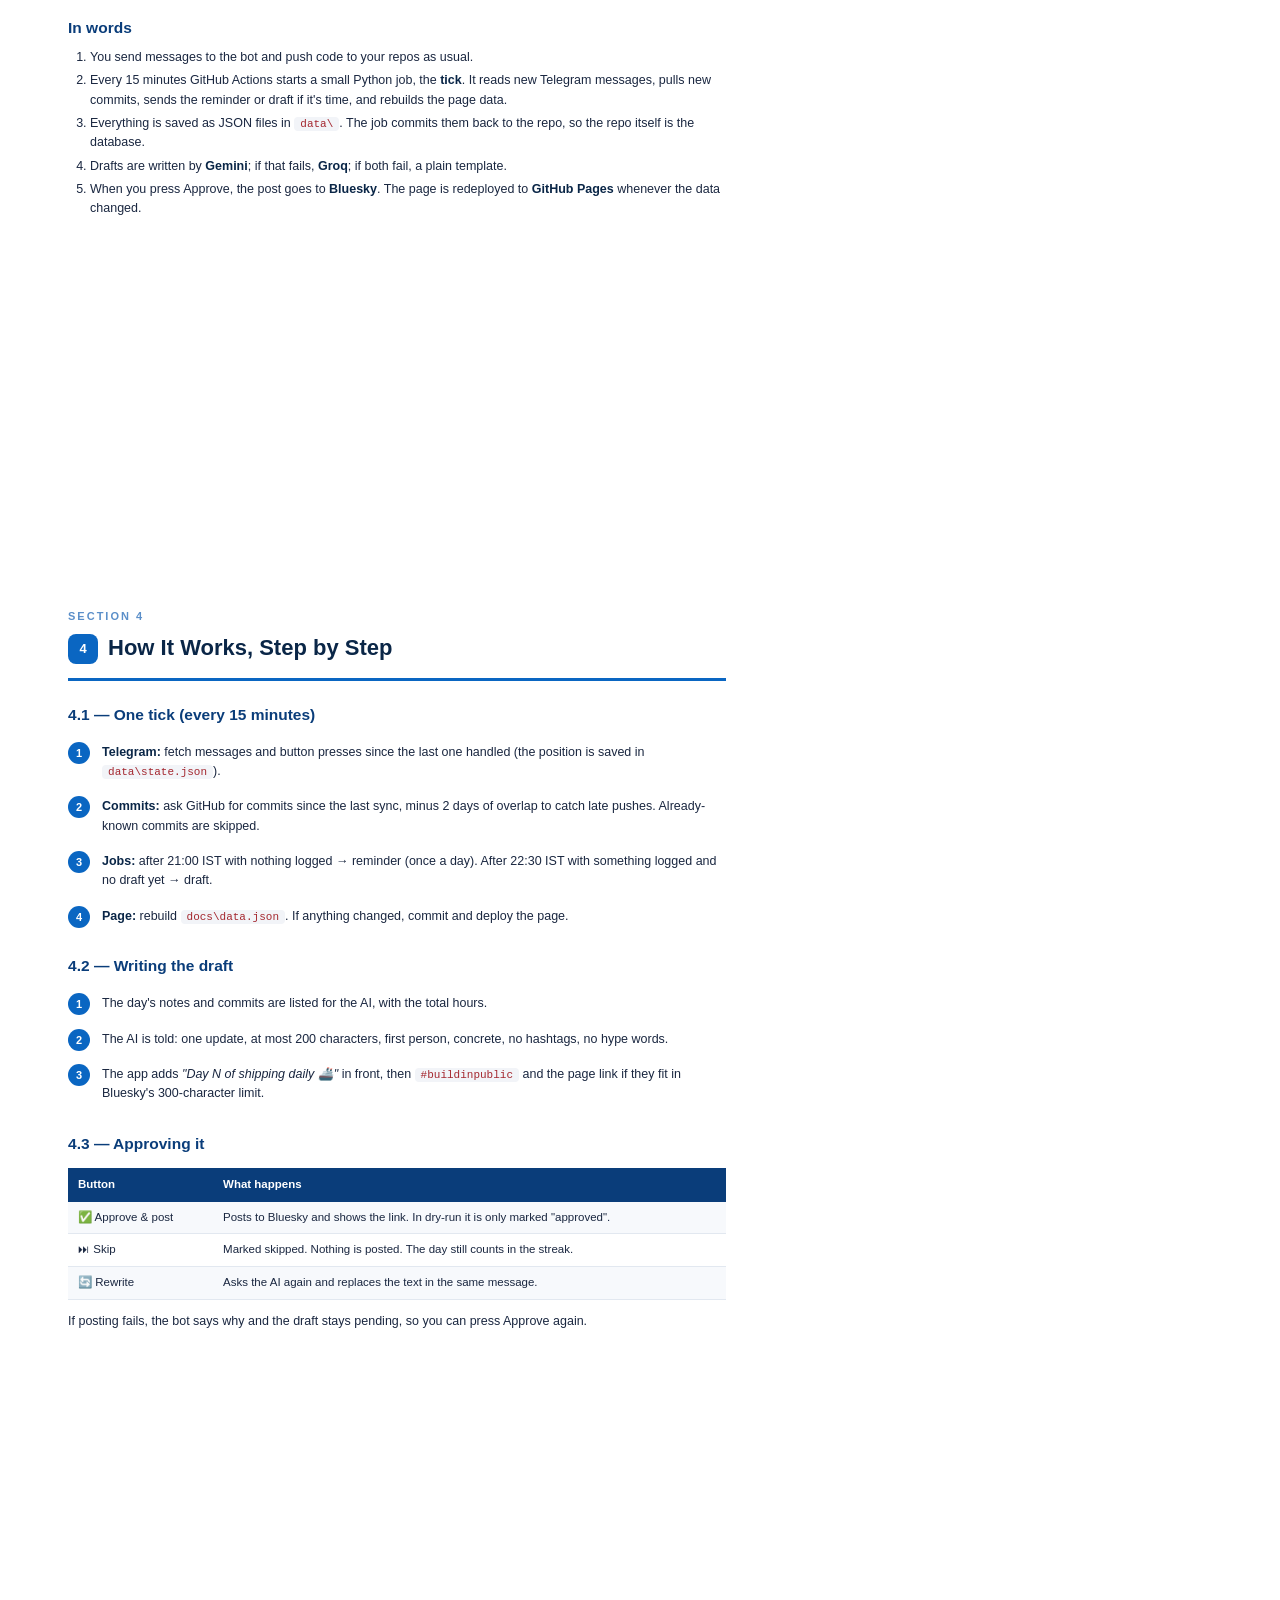
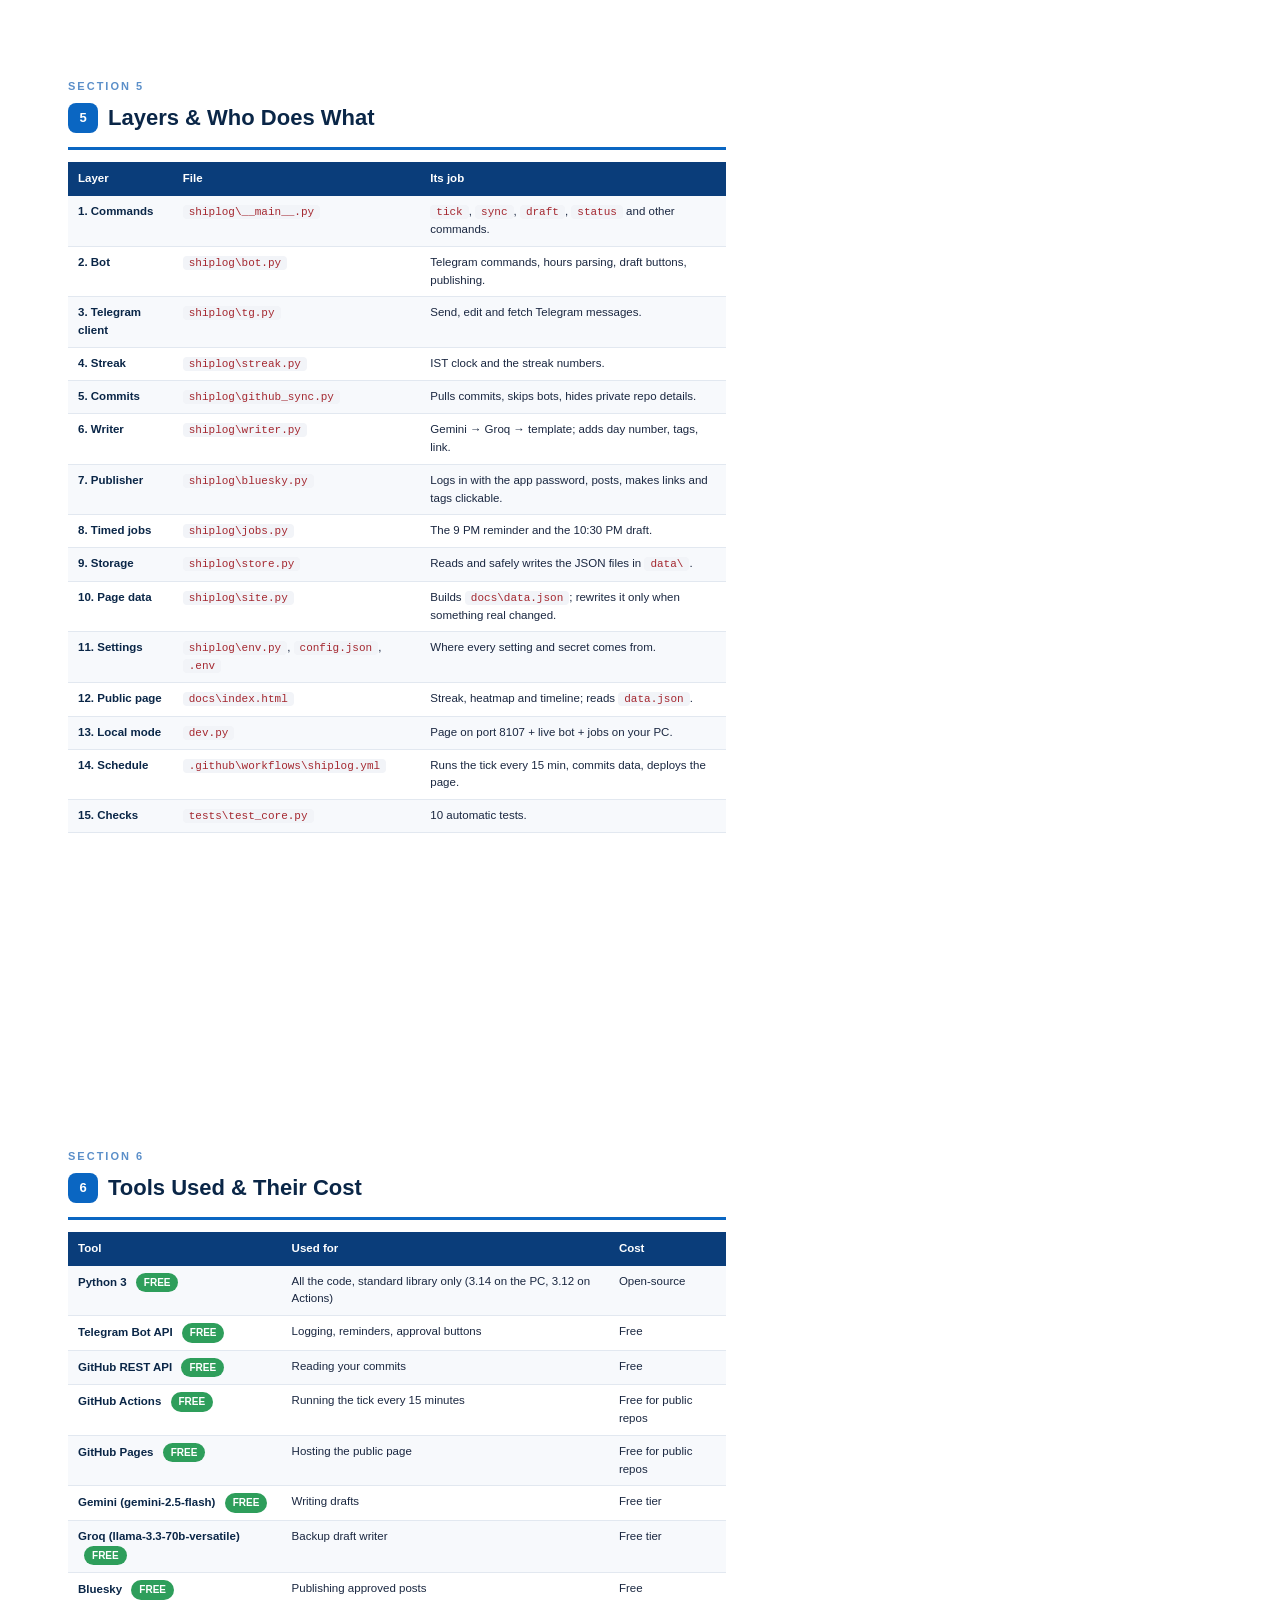
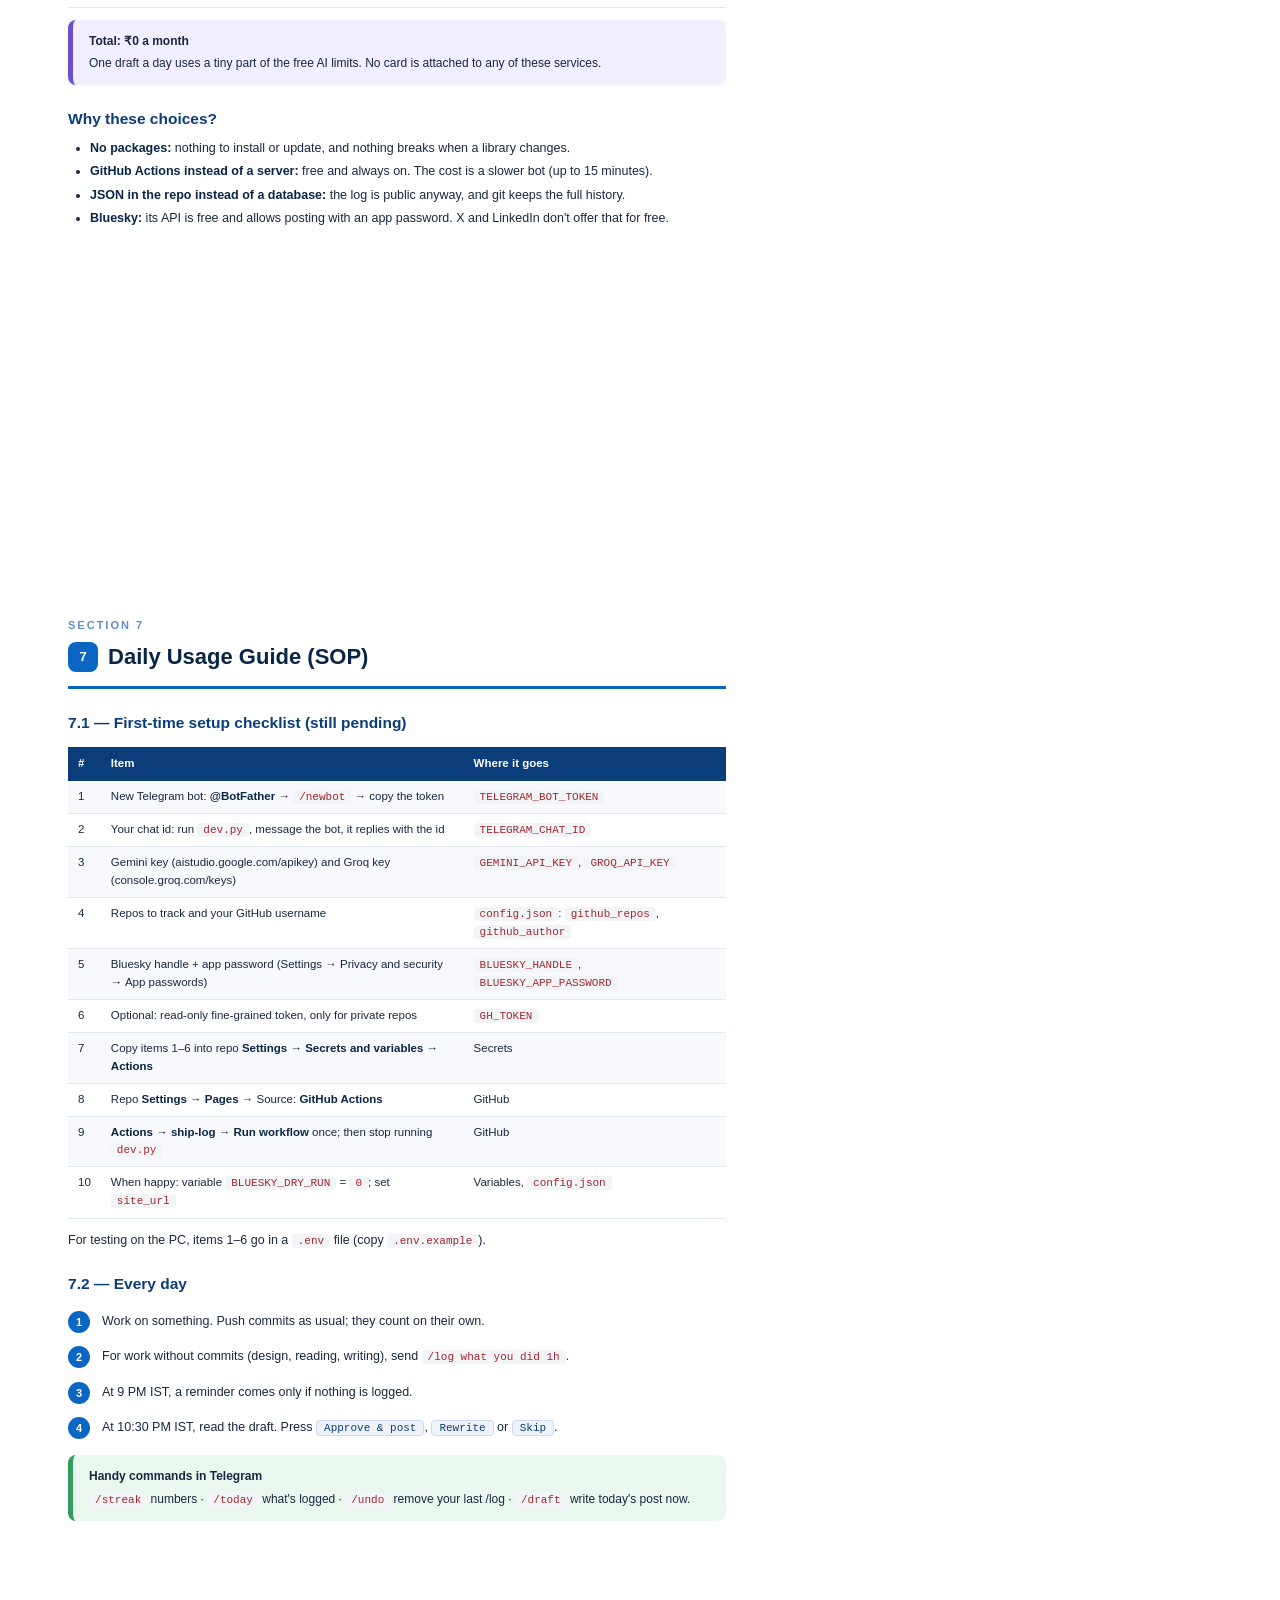
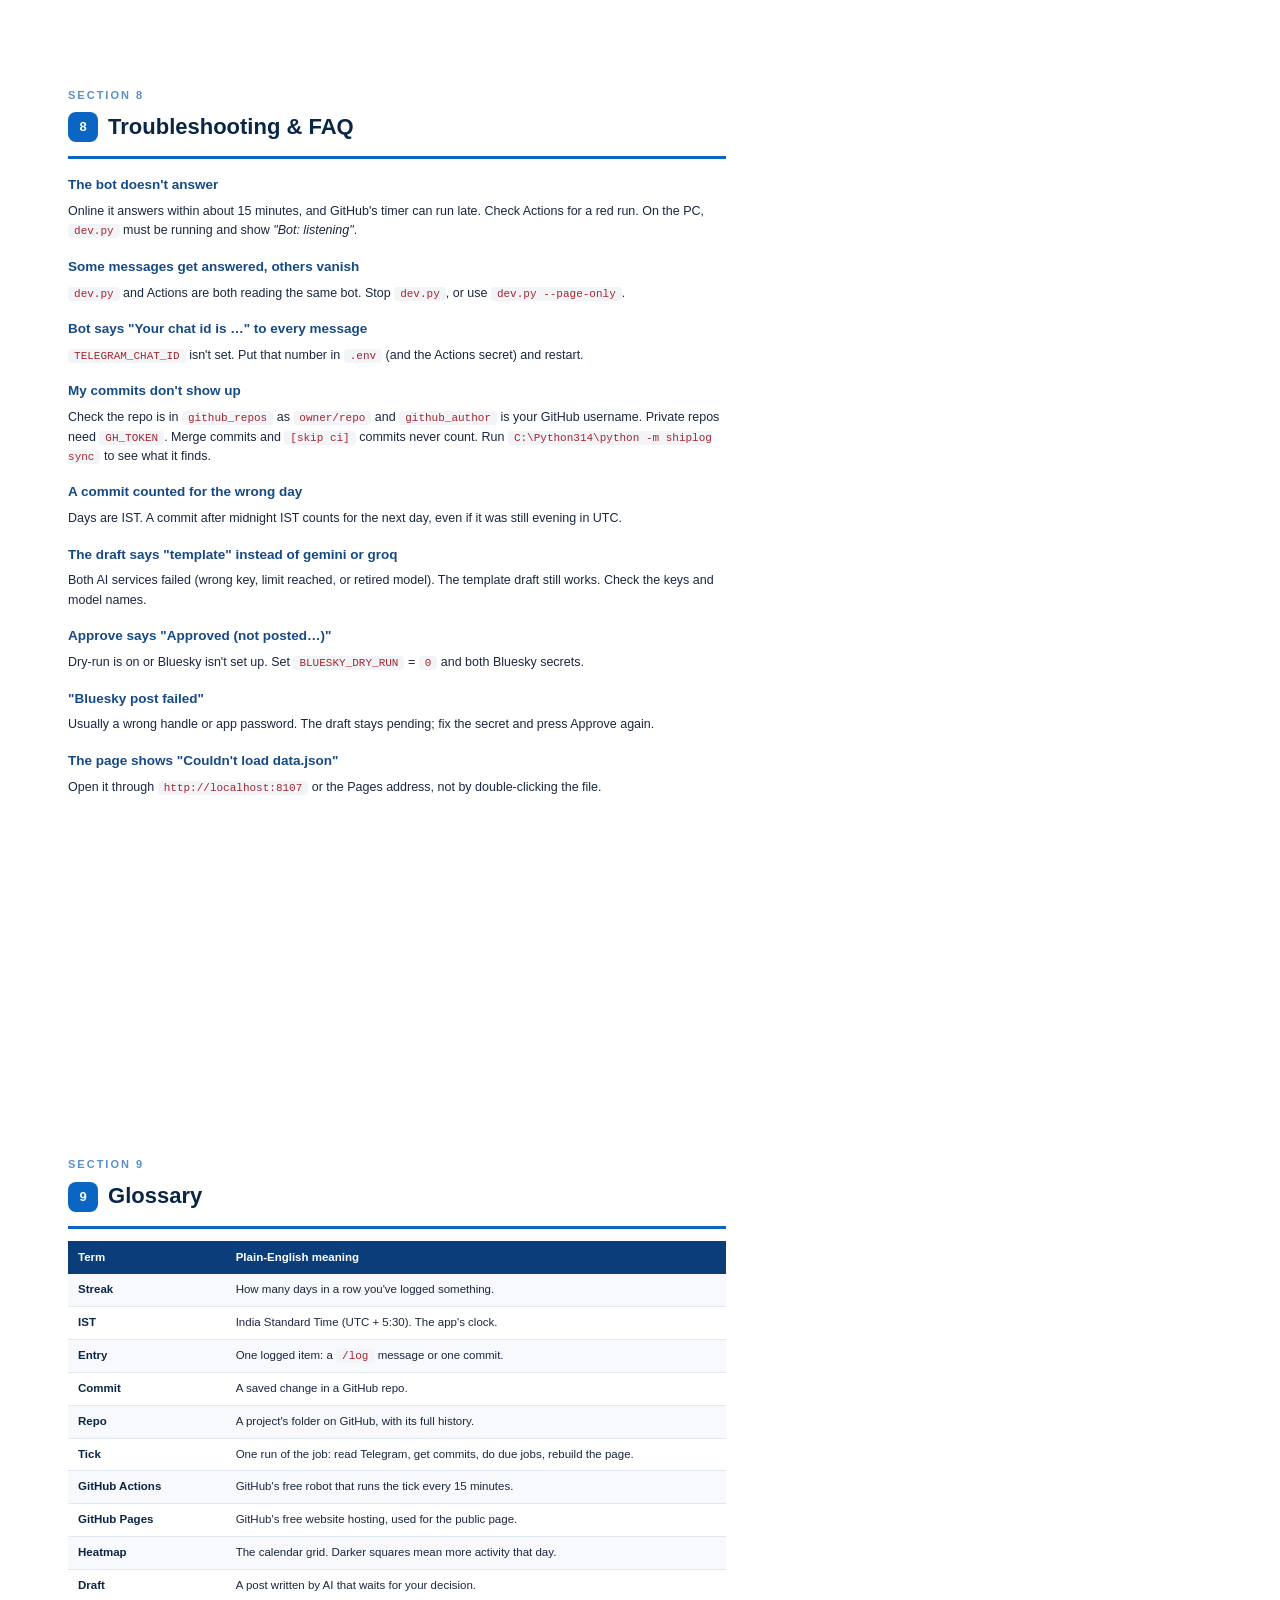
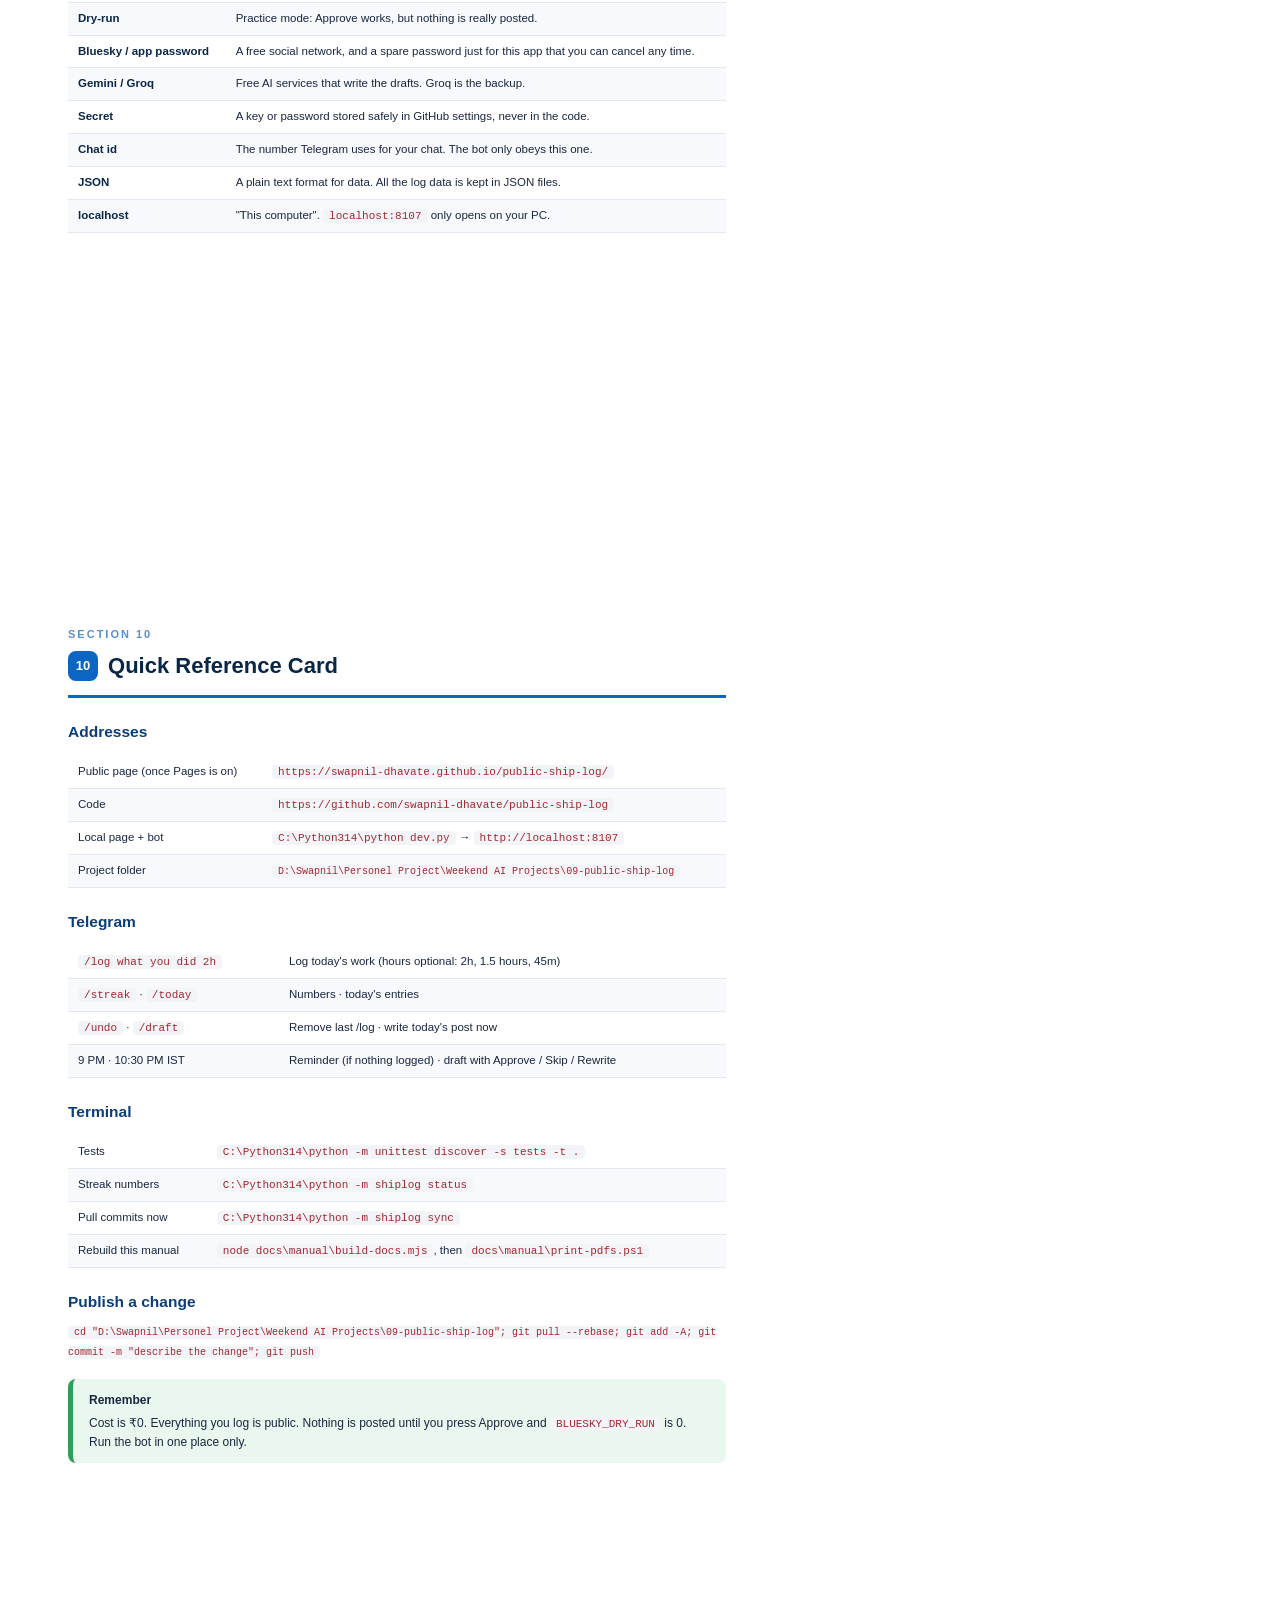
<file: docs/manual/user-manual-overview.html>
<!doctype html>
<html lang="en"><head><meta charset="utf-8"><title>Public Ship Log — User Manual (Overview Edition)</title><style>/* Shared manual style (same as the other project user manuals). */
@page { size: A4; margin: 0; }
  * { box-sizing: border-box; }
  body {
    font-family: 'Segoe UI', -apple-system, Helvetica, Arial, sans-serif;
    margin: 0;
    color: #1a2740;
    font-size: 12.5px;
    line-height: 1.55;
  }
  .page {
    width: 210mm;
    min-height: 283mm;
    padding: 16mm 18mm;
    position: relative;
    page-break-after: always;
  }
  .page:last-child { page-break-after: auto; }

  /* Cover page */
  .cover {
    background: linear-gradient(155deg, #081426 0%, #0a3d7a 55%, #0a66c2 100%);
    color: #fff;
    display: flex;
    flex-direction: column;
    justify-content: center;
    align-items: center;
    text-align: center;
    height: 283mm;
    padding: 0 24mm;
  }
  .cover .kicker { letter-spacing: 4px; font-size: 12px; font-weight: 700; color: #7fc4ff; text-transform: uppercase; margin-bottom: 14px; }
  .cover h1 { font-size: 46px; font-weight: 800; margin: 0 0 10px 0; }
  .cover .sub { font-size: 17px; color: #cfe3fa; max-width: 560px; margin-bottom: 40px; }
  .cover .meta { font-size: 12px; color: #9fc9ee; margin-top: 60px; }
  .cover .badge-row { display:flex; gap:10px; margin-top: 10px; flex-wrap: wrap; justify-content: center; }
  .cover .badge { background: rgba(255,255,255,0.1); border: 1px solid rgba(255,255,255,0.3); border-radius: 20px; padding: 6px 16px; font-size: 11px; }

  /* Section headers */
  .section-num {
    display: inline-block;
    background: #0a66c2;
    color: #fff;
    font-weight: 800;
    font-size: 13px;
    width: 30px; height: 30px;
    border-radius: 8px;
    text-align: center;
    line-height: 30px;
    margin-right: 10px;
  }
  h1.section-title {
    font-size: 22px;
    font-weight: 800;
    color: #0a2647;
    margin: 0 0 4px 0;
    display: flex;
    align-items: center;
    border-bottom: 3px solid #0a66c2;
    padding-bottom: 12px;
  }
  .section-kicker { font-size: 11px; letter-spacing: 2px; text-transform: uppercase; color: #5b8fc9; font-weight: 700; margin-bottom: 6px; }
  h2 { font-size: 15.5px; font-weight: 800; color: #0a3d7a; margin: 22px 0 8px 0; }
  h3 { font-size: 13.5px; font-weight: 700; color: #164a86; margin: 16px 0 6px 0; }
  p { margin: 6px 0; }
  ul, ol { margin: 6px 0; padding-left: 22px; }
  li { margin: 4px 0; }
  strong { color: #0a2647; }
  .lead { font-size: 13.5px; color: #33465e; margin-bottom: 10px; }

  /* Callout boxes */
  .box { border-radius: 8px; padding: 12px 16px; margin: 12px 0; font-size: 12px; }
  .box.tip { background: #eaf7ee; border-left: 5px solid #2e9e5b; }
  .box.warn { background: #fff5e8; border-left: 5px solid #d98a1c; }
  .box.info { background: #eaf3ff; border-left: 5px solid #0a66c2; }
  .box.cost { background: #f1eeff; border-left: 5px solid #6a4fd6; }
  .box .box-title { font-weight: 800; margin-bottom: 4px; display:block; }

  /* Steps */
  .steps { counter-reset: step; margin: 10px 0; padding: 0; list-style: none; }
  .steps li {
    counter-increment: step;
    position: relative;
    padding: 6px 0 6px 34px;
    margin: 4px 0;
  }
  .steps li::before {
    content: counter(step);
    position: absolute; left: 0; top: 5px;
    background: #0a66c2; color: #fff;
    width: 22px; height: 22px; border-radius: 50%;
    font-size: 11px; font-weight: 800;
    text-align: center; line-height: 22px;
  }
  .click { background: #eef3fb; border: 1px solid #c9dcf3; border-radius: 4px; padding: 1px 7px; font-family: Consolas, monospace; font-size: 11px; color: #0a3d7a; }
  code, .mono { font-family: Consolas, 'Courier New', monospace; font-size: 11px; background: #f2f4f8; padding: 1px 6px; border-radius: 4px; color: #a4272f; }

  /* Tables */
  table { width: 100%; border-collapse: collapse; margin: 12px 0; font-size: 11.5px; }
  th { background: #0a3d7a; color: #fff; text-align: left; padding: 8px 10px; font-weight: 700; }
  td { padding: 7px 10px; border-bottom: 1px solid #e2e8f0; vertical-align: top; }
  tr:nth-child(even) td { background: #f7f9fc; }

  /* Diagram figure */
  figure { margin: 14px 0; text-align: center; }
  figcaption { font-size: 10.5px; color: #5b6b82; margin-top: 6px; font-style: italic; }

  .toc-list { list-style: none; padding: 0; }
  .toc-list li { display: flex; justify-content: space-between; border-bottom: 1px dotted #c9d6e8; padding: 7px 0; font-size: 13px; }
  .toc-list .n { color: #0a66c2; font-weight: 800; margin-right: 8px; }

  .tag { display:inline-block; background:#0a66c2; color:#fff; font-size:10px; font-weight:700; padding:2px 8px; border-radius:10px; margin-left:6px; }
  .tag.free { background:#2e9e5b; }
</style></head>
<body>
<div class="page cover">
  <div class="kicker">System Overview Guide</div>
  <h1>Public Ship Log</h1>
  <div class="sub">User Manual, Architecture Guide &amp; Standard Operating Procedure — a public daily build streak from Telegram notes and GitHub commits, with AI-drafted posts you approve, written in plain English for anyone to follow.</div>
  <div class="badge-row"><div class="badge">System Architecture</div><div class="badge">Daily Usage Guide</div><div class="badge">Troubleshooting</div></div>
  <div class="meta">Prepared for Swapnil Dhavate · MES Business Analyst<br>Version 1.0 — Overview Edition · October 2026</div>
</div>
<div class="page">
  <div class="section-kicker">Contents</div>
  <h1 class="section-title"><span class="section-num">·</span>Table of Contents</h1>
  <ul class="toc-list"><li><span><span class="n">1.</span>What Is This System?</span><span>Plain-English introduction</span></li>
<li><span><span class="n">2.</span>How the Streak Is Counted</span><span>The core idea explained simply</span></li>
<li><span><span class="n">3.</span>System Architecture</span><span>The full picture, with a diagram</span></li>
<li><span><span class="n">4.</span>How It Works, Step by Step</span><span>From a note to a public post</span></li>
<li><span><span class="n">5.</span>Layers & Who Does What</span><span>Every building block explained</span></li>
<li><span><span class="n">6.</span>Tools Used & Their Cost</span><span>Full list, all free</span></li>
<li><span><span class="n">7.</span>Daily Usage Guide (SOP)</span><span>Setup checklist and daily routine</span></li>
<li><span><span class="n">8.</span>Troubleshooting & FAQ</span><span>Common issues, explained simply</span></li>
<li><span><span class="n">9.</span>Glossary</span><span>Every technical term, in plain English</span></li>
<li><span><span class="n">10.</span>Quick Reference Card</span><span>One page, everything at a glance</span></li></ul>
</div>

<div class="page">
  <div class="section-kicker">Section 1</div>
  <h1 class="section-title"><span class="section-num">1</span>What Is This System?</h1>
  
<p class="lead">In one sentence: <strong>you tell a Telegram bot what you worked on, it also counts your GitHub commits, keeps a daily streak on a public web page, and every night writes a short post that goes to Bluesky only if you approve it.</strong></p>
<h2>What it does</h2>
<ul>
  <li><strong>Logs your work:</strong> send <code>/log fixed the login bug 1.5h</code>. Hours are optional.</li>
  <li><strong>Counts commits too:</strong> commits you push to the repos listed in <code>config.json</code> are added on their own. Bot and CI commits don't count.</li>
  <li><strong>Keeps a streak in India time (IST):</strong> any day with at least one entry counts. The streak stays alive until midnight IST.</li>
  <li><strong>Reminds you at 9 PM IST</strong> if nothing is logged yet and your streak is at risk.</li>
  <li><strong>Drafts a post at 10:30 PM IST:</strong> AI turns the day's notes and commits into a short update, e.g. <em>"Day 12 of shipping daily 🚢 …"</em>. You get <span class="click">Approve &amp; post</span>, <span class="click">Skip</span> and <span class="click">Rewrite</span> buttons.</li>
  <li><strong>Shows it publicly:</strong> a page with your streak, a 12-month heatmap and a timeline of every day.</li>
</ul>
<h2>Where it runs</h2>
<table>
<tr><th></th><th>Online (normal)</th><th>On your PC (testing)</th></tr>
<tr><td><strong>Runs on</strong></td><td>GitHub Actions, every 15 minutes</td><td><code>C:\Python314\python dev.py</code></td></tr>
<tr><td><strong>Page</strong></td><td><code>swapnil-dhavate.github.io/public-ship-log</code></td><td><code>http://localhost:8107</code></td></tr>
<tr><td><strong>Bot replies</strong></td><td>Within about 15 minutes</td><td>Straight away</td></tr>
</table>
<div class="box warn"><span class="box-title">Current status (4 October 2026)</span>
Built and tested offline (10 tests pass). Not live yet: it still needs its own Telegram bot token, Gemini and Groq keys, the list of repos to track, Bluesky details, and GitHub Pages switched on. The checklist is in Section 7.1.</div>
<h2>What it costs</h2>
<p><strong>Nothing: ₹0.</strong> Every service used has a free tier, and GitHub Actions and Pages are free for public repos.</p>
</div>

<div class="page">
  <div class="section-kicker">Section 2</div>
  <h1 class="section-title"><span class="section-num">2</span>How the Streak Is Counted</h1>
  
<p class="lead">The rule is simple: <strong>a day counts if it has at least one entry, and the streak is the number of days in a row, counted in India Standard Time.</strong></p>
<h2>The rules</h2>
<ol class="steps">
  <li><strong>One entry is enough.</strong> A <code>/log</code> message or one commit makes the day count. Five entries in one day still count as one day.</li>
  <li><strong>Days are IST days.</strong> GitHub stores commit times in UTC. The app moves them to IST first, so a commit at 19:00 UTC on 3 Oct counts for <strong>4 Oct</strong> (00:30 IST).</li>
  <li><strong>Today is a grace day.</strong> If you haven't logged yet today, yesterday's streak is still shown, marked "at risk", until midnight IST.</li>
  <li><strong>A missed day resets it.</strong> The current streak goes back to 0. Your longest streak is kept.</li>
  <li><strong>Only real work counts.</strong> Commits from bots (names ending in <code>[bot]</code>, GitHub Actions, Dependabot), merge commits and messages with <code>[skip ci]</code> are ignored.</li>
</ol>
<h2>A worked example (today is 4 October)</h2>
<table>
<tr><th>Date</th><th>Entries</th><th>Counts?</th></tr>
<tr><td>1 Oct</td><td>none</td><td>✘ gap</td></tr>
<tr><td>2 Oct</td><td><code>/log wrote the streak tests 2h</code></td><td>✔</td></tr>
<tr><td>3 Oct</td><td>2 commits to a tracked repo</td><td>✔ (one day)</td></tr>
<tr><td>4 Oct, 8 PM</td><td>nothing yet</td><td>grace day</td></tr>
</table>
<p>At 8 PM the page shows a <strong>2-day streak, at risk</strong>. At 9 PM IST the bot sends <em>"Streak at risk!"</em>. If you send <code>/log fixed the heatmap colours 1h</code> before midnight, the reply is <em>"✅ Logged (1h) … 🔥 Day 3 — streak kept alive!"</em>.</p>
<div class="box info"><span class="box-title">Hours are optional</span>
<code>2h</code>, <code>1.5 hours</code> and <code>45m</code> are read as hours (0.75 for 45m). Numbers that aren't hours, like "read 3 chapters", stay in the text.</div>
</div>

<div class="page">
  <div class="section-kicker">Section 3</div>
  <h1 class="section-title"><span class="section-num">3</span>System Architecture</h1>
  
<p class="lead">Every piece involved and how they connect. Each tool is explained in Section 6, and every technical word is in the Glossary.</p>

<figure>
<svg viewBox="0 0 900 400" role="img" aria-label="You send /log messages and button presses in Telegram, and push commits to your GitHub repos. Every 15 minutes GitHub Actions runs the tick: it reads Telegram, pulls new commits, sends the reminder or draft when due, and rebuilds the page data. Entries, drafts and state are saved as JSON in the data folder and committed back to the repo. Drafts are written by Gemini, then Groq, then a template. Approved posts go to Bluesky. The page is deployed to GitHub Pages." style="width:100%;max-width:900px;height:auto;">
  <defs><marker id="ah" markerWidth="8" markerHeight="8" refX="6" refY="3" orient="auto"><polygon points="0,0 7,3 0,6" fill="#0a3d7a"/></marker></defs>
  <style>
    .n{fill:#eaf3ff;stroke:#0a66c2;stroke-width:1.4}.n2{fill:#0a3d7a;stroke:#0a3d7a}
    .t{font-size:12.5px;fill:#0a2647;font-weight:700}.t2{font-size:12.5px;fill:#fff;font-weight:700}
    .s{font-size:9.5px;fill:#33465e}.s2{font-size:9.5px;fill:#cfe3fa}
    .e{stroke:#0a3d7a;stroke-width:1.3;fill:none;marker-end:url(#ah)}
  </style>
  <rect class="n" x="20" y="10" width="400" height="58" rx="8"/>
  <text class="t" x="220" y="34" text-anchor="middle">You, in Telegram</text>
  <text class="s" x="220" y="50" text-anchor="middle">/log fixed the login bug 1.5h · Approve / Skip / Rewrite</text>
  <rect class="n" x="480" y="10" width="400" height="58" rx="8"/>
  <text class="t" x="680" y="34" text-anchor="middle">Your GitHub repos</text>
  <text class="s" x="680" y="50" text-anchor="middle">listed in config.json → your own commits count</text>
  <line class="e" x1="220" y1="68" x2="220" y2="96"/>
  <line class="e" x1="680" y1="68" x2="680" y2="96"/>
  <rect class="n2" x="20" y="100" width="860" height="150" rx="10"/>
  <text class="t2" x="450" y="122" text-anchor="middle">The "tick" (python -m shiplog tick) — GitHub Actions every 15 min, or dev.py on your PC</text>
  <rect x="34" y="136" width="196" height="100" rx="7" fill="#123f73" stroke="#7fc4ff"/>
  <text class="t2" x="132" y="160" text-anchor="middle">1. Telegram bot</text>
  <text class="s2" x="132" y="178" text-anchor="middle">reads new messages</text>
  <text class="s2" x="132" y="192" text-anchor="middle">and button presses</text>
  <text class="s2" x="132" y="206" text-anchor="middle">answers only you</text>
  <rect x="244" y="136" width="196" height="100" rx="7" fill="#123f73" stroke="#7fc4ff"/>
  <text class="t2" x="342" y="160" text-anchor="middle">2. Commit sync</text>
  <text class="s2" x="342" y="178" text-anchor="middle">new commits since last sync</text>
  <text class="s2" x="342" y="192" text-anchor="middle">skips bot / CI / merge commits</text>
  <text class="s2" x="342" y="206" text-anchor="middle">private repos shown blank</text>
  <rect x="454" y="136" width="196" height="100" rx="7" fill="#123f73" stroke="#7fc4ff"/>
  <text class="t2" x="552" y="160" text-anchor="middle">3. Due jobs (IST)</text>
  <text class="s2" x="552" y="178" text-anchor="middle">21:00 streak reminder</text>
  <text class="s2" x="552" y="192" text-anchor="middle">22:30 draft for approval</text>
  <text class="s2" x="552" y="206" text-anchor="middle">each fires once a day</text>
  <rect x="664" y="136" width="202" height="100" rx="7" fill="#123f73" stroke="#7fc4ff"/>
  <text class="t2" x="765" y="160" text-anchor="middle">4. Page build</text>
  <text class="s2" x="765" y="178" text-anchor="middle">streak numbers</text>
  <text class="s2" x="765" y="192" text-anchor="middle">heatmap + timeline</text>
  <text class="s2" x="765" y="206" text-anchor="middle">→ docs/data.json</text>
  <path class="e" d="M230,186 L242,186"/><path class="e" d="M440,186 L452,186"/><path class="e" d="M650,186 L662,186"/>
  <line class="e" x1="132" y1="250" x2="132" y2="280"/>
  <line class="e" x1="342" y1="250" x2="342" y2="280"/>
  <line class="e" x1="552" y1="250" x2="552" y2="280"/>
  <line class="e" x1="765" y1="250" x2="765" y2="280"/>
  <rect class="n" x="20" y="284" width="205" height="62" rx="8"/>
  <text class="t" x="122" y="308" text-anchor="middle">data\*.json</text>
  <text class="s" x="122" y="324" text-anchor="middle">entries · posts · state</text>
  <rect class="n" x="240" y="284" width="205" height="62" rx="8"/>
  <text class="t" x="342" y="308" text-anchor="middle">AI writer</text>
  <text class="s" x="342" y="324" text-anchor="middle">Gemini → Groq → template</text>
  <rect class="n" x="455" y="284" width="205" height="62" rx="8"/>
  <text class="t" x="557" y="308" text-anchor="middle">Bluesky</text>
  <text class="s" x="557" y="324" text-anchor="middle">only after you press Approve</text>
  <rect class="n" x="675" y="284" width="205" height="62" rx="8"/>
  <text class="t" x="777" y="308" text-anchor="middle">GitHub Pages</text>
  <text class="s" x="777" y="324" text-anchor="middle">docs/index.html + data.json</text>
  <rect class="n2" x="20" y="362" width="860" height="32" rx="8"/>
  <text class="t2" x="450" y="383" text-anchor="middle">GitHub (swapnil-dhavate/public-ship-log): the workflow commits data back, then deploys the page</text>
</svg>
<figcaption>How a note or a commit becomes a streak, a heatmap square and (after approval) a post.</figcaption>
</figure>
<h2>In words</h2>
<ol>
  <li>You send messages to the bot and push code to your repos as usual.</li>
  <li>Every 15 minutes GitHub Actions starts a small Python job, the <strong>tick</strong>. It reads new Telegram messages, pulls new commits, sends the reminder or draft if it's time, and rebuilds the page data.</li>
  <li>Everything is saved as JSON files in <code>data\</code>. The job commits them back to the repo, so the repo itself is the database.</li>
  <li>Drafts are written by <strong>Gemini</strong>; if that fails, <strong>Groq</strong>; if both fail, a plain template.</li>
  <li>When you press Approve, the post goes to <strong>Bluesky</strong>. The page is redeployed to <strong>GitHub Pages</strong> whenever the data changed.</li>
</ol>
</div>

<div class="page">
  <div class="section-kicker">Section 4</div>
  <h1 class="section-title"><span class="section-num">4</span>How It Works, Step by Step</h1>
  
<h2>4.1 — One tick (every 15 minutes)</h2>
<ol class="steps">
  <li><strong>Telegram:</strong> fetch messages and button presses since the last one handled (the position is saved in <code>data\state.json</code>).</li>
  <li><strong>Commits:</strong> ask GitHub for commits since the last sync, minus 2 days of overlap to catch late pushes. Already-known commits are skipped.</li>
  <li><strong>Jobs:</strong> after 21:00 IST with nothing logged → reminder (once a day). After 22:30 IST with something logged and no draft yet → draft.</li>
  <li><strong>Page:</strong> rebuild <code>docs\data.json</code>. If anything changed, commit and deploy the page.</li>
</ol>
<h2>4.2 — Writing the draft</h2>
<ol class="steps">
  <li>The day's notes and commits are listed for the AI, with the total hours.</li>
  <li>The AI is told: one update, at most 200 characters, first person, concrete, no hashtags, no hype words.</li>
  <li>The app adds <em>"Day N of shipping daily 🚢"</em> in front, then <code>#buildinpublic</code> and the page link if they fit in Bluesky's 300-character limit.</li>
</ol>
<h2>4.3 — Approving it</h2>
<table>
<tr><th>Button</th><th>What happens</th></tr>
<tr><td>✅ Approve &amp; post</td><td>Posts to Bluesky and shows the link. In dry-run it is only marked "approved".</td></tr>
<tr><td>⏭ Skip</td><td>Marked skipped. Nothing is posted. The day still counts in the streak.</td></tr>
<tr><td>🔄 Rewrite</td><td>Asks the AI again and replaces the text in the same message.</td></tr>
</table>
<p>If posting fails, the bot says why and the draft stays pending, so you can press Approve again.</p>
</div>

<div class="page">
  <div class="section-kicker">Section 5</div>
  <h1 class="section-title"><span class="section-num">5</span>Layers & Who Does What</h1>
  
<table>
<tr><th>Layer</th><th>File</th><th>Its job</th></tr>
<tr><td><strong>1. Commands</strong></td><td><code>shiplog\__main__.py</code></td><td><code>tick</code>, <code>sync</code>, <code>draft</code>, <code>status</code> and other commands.</td></tr>
<tr><td><strong>2. Bot</strong></td><td><code>shiplog\bot.py</code></td><td>Telegram commands, hours parsing, draft buttons, publishing.</td></tr>
<tr><td><strong>3. Telegram client</strong></td><td><code>shiplog\tg.py</code></td><td>Send, edit and fetch Telegram messages.</td></tr>
<tr><td><strong>4. Streak</strong></td><td><code>shiplog\streak.py</code></td><td>IST clock and the streak numbers.</td></tr>
<tr><td><strong>5. Commits</strong></td><td><code>shiplog\github_sync.py</code></td><td>Pulls commits, skips bots, hides private repo details.</td></tr>
<tr><td><strong>6. Writer</strong></td><td><code>shiplog\writer.py</code></td><td>Gemini → Groq → template; adds day number, tags, link.</td></tr>
<tr><td><strong>7. Publisher</strong></td><td><code>shiplog\bluesky.py</code></td><td>Logs in with the app password, posts, makes links and tags clickable.</td></tr>
<tr><td><strong>8. Timed jobs</strong></td><td><code>shiplog\jobs.py</code></td><td>The 9 PM reminder and the 10:30 PM draft.</td></tr>
<tr><td><strong>9. Storage</strong></td><td><code>shiplog\store.py</code></td><td>Reads and safely writes the JSON files in <code>data\</code>.</td></tr>
<tr><td><strong>10. Page data</strong></td><td><code>shiplog\site.py</code></td><td>Builds <code>docs\data.json</code>; rewrites it only when something real changed.</td></tr>
<tr><td><strong>11. Settings</strong></td><td><code>shiplog\env.py</code>, <code>config.json</code>, <code>.env</code></td><td>Where every setting and secret comes from.</td></tr>
<tr><td><strong>12. Public page</strong></td><td><code>docs\index.html</code></td><td>Streak, heatmap and timeline; reads <code>data.json</code>.</td></tr>
<tr><td><strong>13. Local mode</strong></td><td><code>dev.py</code></td><td>Page on port 8107 + live bot + jobs on your PC.</td></tr>
<tr><td><strong>14. Schedule</strong></td><td><code>.github\workflows\shiplog.yml</code></td><td>Runs the tick every 15 min, commits data, deploys the page.</td></tr>
<tr><td><strong>15. Checks</strong></td><td><code>tests\test_core.py</code></td><td>10 automatic tests.</td></tr>
</table>
</div>

<div class="page">
  <div class="section-kicker">Section 6</div>
  <h1 class="section-title"><span class="section-num">6</span>Tools Used & Their Cost</h1>
  
<table>
<tr><th>Tool</th><th>Used for</th><th>Cost</th></tr>
<tr><td><strong>Python 3</strong> <span class="tag free">FREE</span></td><td>All the code, standard library only (3.14 on the PC, 3.12 on Actions)</td><td>Open-source</td></tr>
<tr><td><strong>Telegram Bot API</strong> <span class="tag free">FREE</span></td><td>Logging, reminders, approval buttons</td><td>Free</td></tr>
<tr><td><strong>GitHub REST API</strong> <span class="tag free">FREE</span></td><td>Reading your commits</td><td>Free</td></tr>
<tr><td><strong>GitHub Actions</strong> <span class="tag free">FREE</span></td><td>Running the tick every 15 minutes</td><td>Free for public repos</td></tr>
<tr><td><strong>GitHub Pages</strong> <span class="tag free">FREE</span></td><td>Hosting the public page</td><td>Free for public repos</td></tr>
<tr><td><strong>Gemini (gemini-2.5-flash)</strong> <span class="tag free">FREE</span></td><td>Writing drafts</td><td>Free tier</td></tr>
<tr><td><strong>Groq (llama-3.3-70b-versatile)</strong> <span class="tag free">FREE</span></td><td>Backup draft writer</td><td>Free tier</td></tr>
<tr><td><strong>Bluesky</strong> <span class="tag free">FREE</span></td><td>Publishing approved posts</td><td>Free</td></tr>
</table>
<div class="box cost"><span class="box-title">Total: ₹0 a month</span>
One draft a day uses a tiny part of the free AI limits. No card is attached to any of these services.</div>
<h2>Why these choices?</h2>
<ul>
  <li><strong>No packages:</strong> nothing to install or update, and nothing breaks when a library changes.</li>
  <li><strong>GitHub Actions instead of a server:</strong> free and always on. The cost is a slower bot (up to 15 minutes).</li>
  <li><strong>JSON in the repo instead of a database:</strong> the log is public anyway, and git keeps the full history.</li>
  <li><strong>Bluesky:</strong> its API is free and allows posting with an app password. X and LinkedIn don't offer that for free.</li>
</ul>
</div>

<div class="page">
  <div class="section-kicker">Section 7</div>
  <h1 class="section-title"><span class="section-num">7</span>Daily Usage Guide (SOP)</h1>
  
<h2>7.1 — First-time setup checklist (still pending)</h2>
<table>
<tr><th>#</th><th>Item</th><th>Where it goes</th></tr>
<tr><td>1</td><td>New Telegram bot: <strong>@BotFather</strong> → <code>/newbot</code> → copy the token</td><td><code>TELEGRAM_BOT_TOKEN</code></td></tr>
<tr><td>2</td><td>Your chat id: run <code>dev.py</code>, message the bot, it replies with the id</td><td><code>TELEGRAM_CHAT_ID</code></td></tr>
<tr><td>3</td><td>Gemini key (aistudio.google.com/apikey) and Groq key (console.groq.com/keys)</td><td><code>GEMINI_API_KEY</code>, <code>GROQ_API_KEY</code></td></tr>
<tr><td>4</td><td>Repos to track and your GitHub username</td><td><code>config.json</code>: <code>github_repos</code>, <code>github_author</code></td></tr>
<tr><td>5</td><td>Bluesky handle + app password (Settings → Privacy and security → App passwords)</td><td><code>BLUESKY_HANDLE</code>, <code>BLUESKY_APP_PASSWORD</code></td></tr>
<tr><td>6</td><td>Optional: read-only fine-grained token, only for private repos</td><td><code>GH_TOKEN</code></td></tr>
<tr><td>7</td><td>Copy items 1–6 into repo <strong>Settings → Secrets and variables → Actions</strong></td><td>Secrets</td></tr>
<tr><td>8</td><td>Repo <strong>Settings → Pages</strong> → Source: <strong>GitHub Actions</strong></td><td>GitHub</td></tr>
<tr><td>9</td><td><strong>Actions → ship-log → Run workflow</strong> once; then stop running <code>dev.py</code></td><td>GitHub</td></tr>
<tr><td>10</td><td>When happy: variable <code>BLUESKY_DRY_RUN</code> = <code>0</code>; set <code>site_url</code></td><td>Variables, <code>config.json</code></td></tr>
</table>
<p>For testing on the PC, items 1–6 go in a <code>.env</code> file (copy <code>.env.example</code>).</p>
<h2>7.2 — Every day</h2>
<ol class="steps">
  <li>Work on something. Push commits as usual; they count on their own.</li>
  <li>For work without commits (design, reading, writing), send <code>/log what you did 1h</code>.</li>
  <li>At 9 PM IST, a reminder comes only if nothing is logged.</li>
  <li>At 10:30 PM IST, read the draft. Press <span class="click">Approve &amp; post</span>, <span class="click">Rewrite</span> or <span class="click">Skip</span>.</li>
</ol>
<div class="box tip"><span class="box-title">Handy commands in Telegram</span>
<code>/streak</code> numbers · <code>/today</code> what's logged · <code>/undo</code> remove your last /log · <code>/draft</code> write today's post now.</div>
</div>

<div class="page">
  <div class="section-kicker">Section 8</div>
  <h1 class="section-title"><span class="section-num">8</span>Troubleshooting & FAQ</h1>
  
<h3>The bot doesn't answer</h3>
<p>Online it answers within about 15 minutes, and GitHub's timer can run late. Check Actions for a red run. On the PC, <code>dev.py</code> must be running and show <em>"Bot: listening"</em>.</p>
<h3>Some messages get answered, others vanish</h3>
<p><code>dev.py</code> and Actions are both reading the same bot. Stop <code>dev.py</code>, or use <code>dev.py --page-only</code>.</p>
<h3>Bot says "Your chat id is …" to every message</h3>
<p><code>TELEGRAM_CHAT_ID</code> isn't set. Put that number in <code>.env</code> (and the Actions secret) and restart.</p>
<h3>My commits don't show up</h3>
<p>Check the repo is in <code>github_repos</code> as <code>owner/repo</code> and <code>github_author</code> is your GitHub username. Private repos need <code>GH_TOKEN</code>. Merge commits and <code>[skip ci]</code> commits never count. Run <code>C:\Python314\python -m shiplog sync</code> to see what it finds.</p>
<h3>A commit counted for the wrong day</h3>
<p>Days are IST. A commit after midnight IST counts for the next day, even if it was still evening in UTC.</p>
<h3>The draft says "template" instead of gemini or groq</h3>
<p>Both AI services failed (wrong key, limit reached, or retired model). The template draft still works. Check the keys and model names.</p>
<h3>Approve says "Approved (not posted…)"</h3>
<p>Dry-run is on or Bluesky isn't set up. Set <code>BLUESKY_DRY_RUN</code> = <code>0</code> and both Bluesky secrets.</p>
<h3>"Bluesky post failed"</h3>
<p>Usually a wrong handle or app password. The draft stays pending; fix the secret and press Approve again.</p>
<h3>The page shows "Couldn't load data.json"</h3>
<p>Open it through <code>http://localhost:8107</code> or the Pages address, not by double-clicking the file.</p>
</div>

<div class="page">
  <div class="section-kicker">Section 9</div>
  <h1 class="section-title"><span class="section-num">9</span>Glossary</h1>
  
<table>
<tr><th>Term</th><th>Plain-English meaning</th></tr>
<tr><td><strong>Streak</strong></td><td>How many days in a row you've logged something.</td></tr>
<tr><td><strong>IST</strong></td><td>India Standard Time (UTC + 5:30). The app's clock.</td></tr>
<tr><td><strong>Entry</strong></td><td>One logged item: a <code>/log</code> message or one commit.</td></tr>
<tr><td><strong>Commit</strong></td><td>A saved change in a GitHub repo.</td></tr>
<tr><td><strong>Repo</strong></td><td>A project's folder on GitHub, with its full history.</td></tr>
<tr><td><strong>Tick</strong></td><td>One run of the job: read Telegram, get commits, do due jobs, rebuild the page.</td></tr>
<tr><td><strong>GitHub Actions</strong></td><td>GitHub's free robot that runs the tick every 15 minutes.</td></tr>
<tr><td><strong>GitHub Pages</strong></td><td>GitHub's free website hosting, used for the public page.</td></tr>
<tr><td><strong>Heatmap</strong></td><td>The calendar grid. Darker squares mean more activity that day.</td></tr>
<tr><td><strong>Draft</strong></td><td>A post written by AI that waits for your decision.</td></tr>
<tr><td><strong>Dry-run</strong></td><td>Practice mode: Approve works, but nothing is really posted.</td></tr>
<tr><td><strong>Bluesky / app password</strong></td><td>A free social network, and a spare password just for this app that you can cancel any time.</td></tr>
<tr><td><strong>Gemini / Groq</strong></td><td>Free AI services that write the drafts. Groq is the backup.</td></tr>
<tr><td><strong>Secret</strong></td><td>A key or password stored safely in GitHub settings, never in the code.</td></tr>
<tr><td><strong>Chat id</strong></td><td>The number Telegram uses for your chat. The bot only obeys this one.</td></tr>
<tr><td><strong>JSON</strong></td><td>A plain text format for data. All the log data is kept in JSON files.</td></tr>
<tr><td><strong>localhost</strong></td><td>"This computer". <code>localhost:8107</code> only opens on your PC.</td></tr>
</table>
</div>

<div class="page">
  <div class="section-kicker">Section 10</div>
  <h1 class="section-title"><span class="section-num">10</span>Quick Reference Card</h1>
  
<h2>Addresses</h2>
<table>
<tr><td>Public page (once Pages is on)</td><td><code>https://swapnil-dhavate.github.io/public-ship-log/</code></td></tr>
<tr><td>Code</td><td><code>https://github.com/swapnil-dhavate/public-ship-log</code></td></tr>
<tr><td>Local page + bot</td><td><code>C:\Python314\python dev.py</code> → <code>http://localhost:8107</code></td></tr>
<tr><td>Project folder</td><td><code style="font-size:10px;">D:\Swapnil\Personel Project\Weekend AI Projects\09-public-ship-log</code></td></tr>
</table>
<h2>Telegram</h2>
<table>
<tr><td><code>/log what you did 2h</code></td><td>Log today's work (hours optional: 2h, 1.5 hours, 45m)</td></tr>
<tr><td><code>/streak</code> · <code>/today</code></td><td>Numbers · today's entries</td></tr>
<tr><td><code>/undo</code> · <code>/draft</code></td><td>Remove last /log · write today's post now</td></tr>
<tr><td>9 PM · 10:30 PM IST</td><td>Reminder (if nothing logged) · draft with Approve / Skip / Rewrite</td></tr>
</table>
<h2>Terminal</h2>
<table>
<tr><td>Tests</td><td><code>C:\Python314\python -m unittest discover -s tests -t .</code></td></tr>
<tr><td>Streak numbers</td><td><code>C:\Python314\python -m shiplog status</code></td></tr>
<tr><td>Pull commits now</td><td><code>C:\Python314\python -m shiplog sync</code></td></tr>
<tr><td>Rebuild this manual</td><td><code>node docs\manual\build-docs.mjs</code>, then <code>docs\manual\print-pdfs.ps1</code></td></tr>
</table>
<h2>Publish a change</h2>
<p><code style="font-size:10px;word-break:break-all;">cd "D:\Swapnil\Personel Project\Weekend AI Projects\09-public-ship-log"; git pull --rebase; git add -A; git commit -m "describe the change"; git push</code></p>
<div class="box tip" style="margin-top:18px;"><span class="box-title">Remember</span>
Cost is ₹0. Everything you log is public. Nothing is posted until you press Approve and <code>BLUESKY_DRY_RUN</code> is 0. Run the bot in one place only.</div>
</div>
</body></html>
</file>
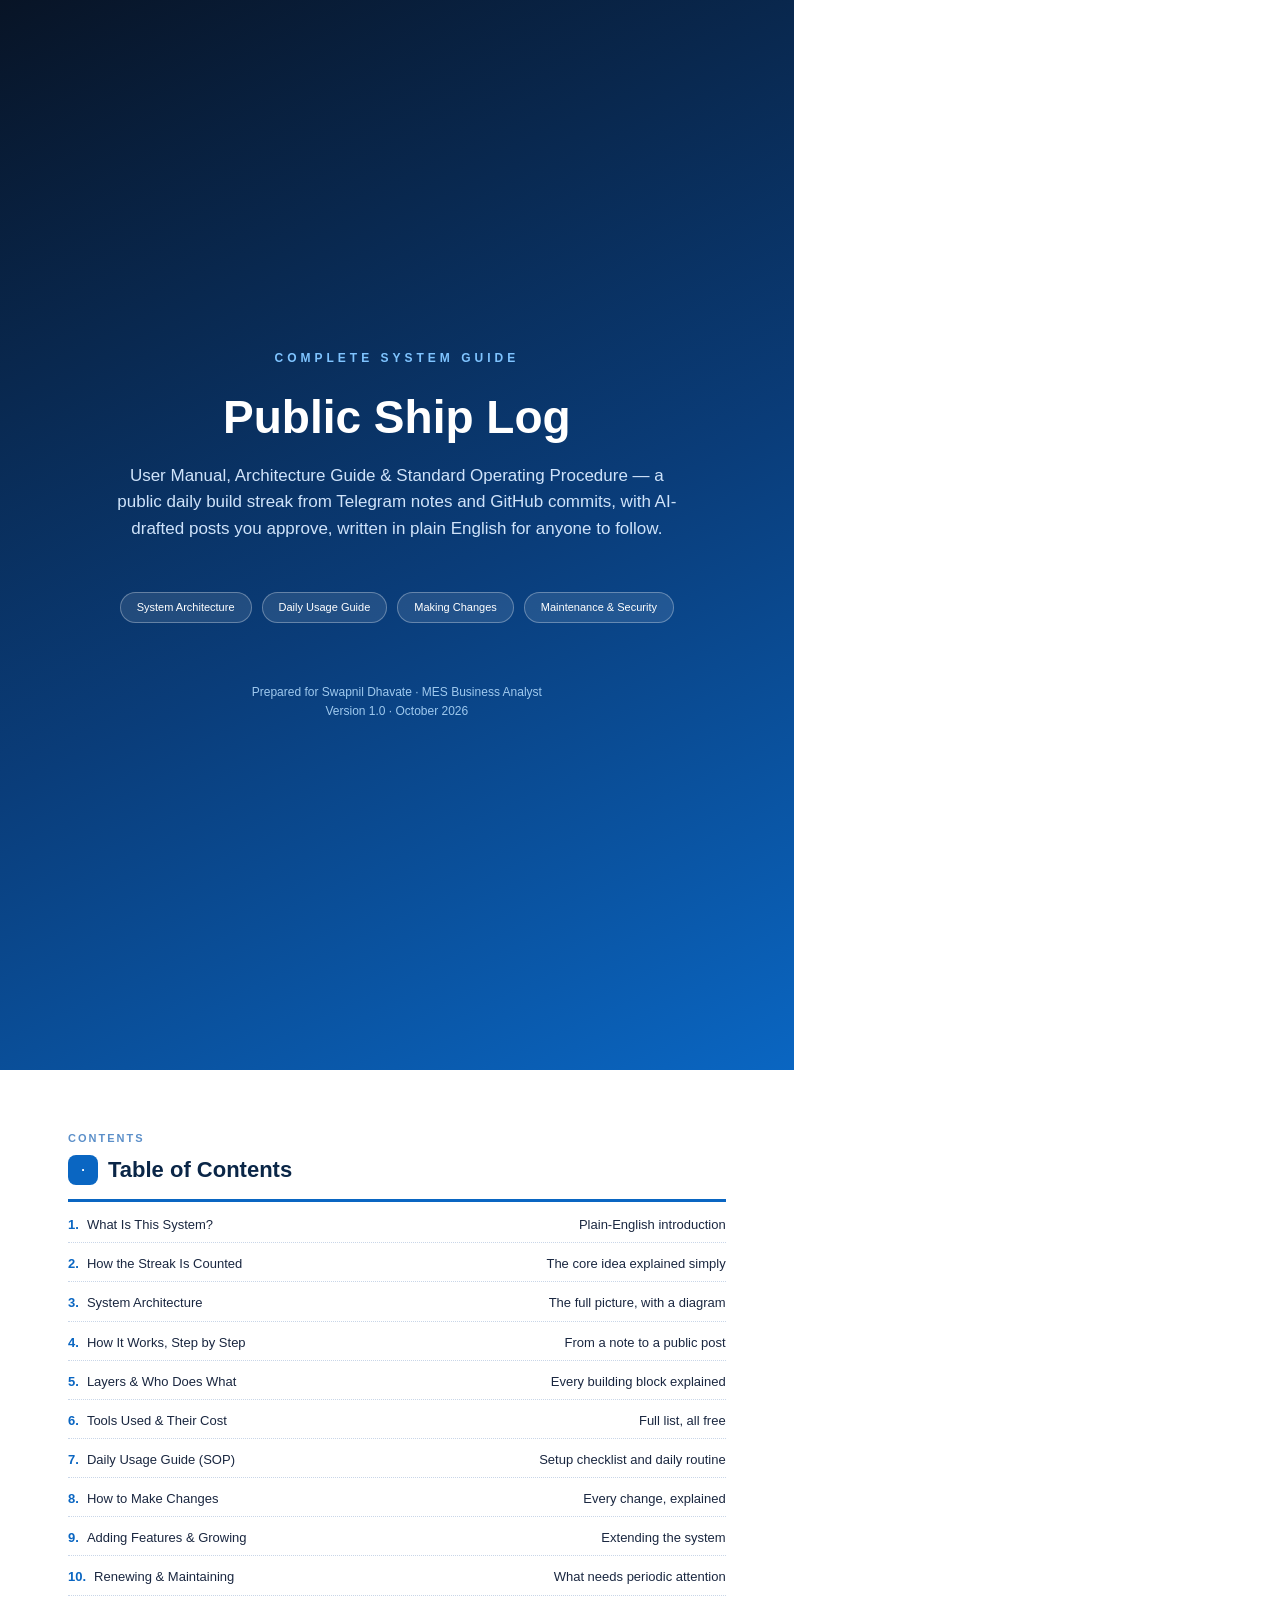
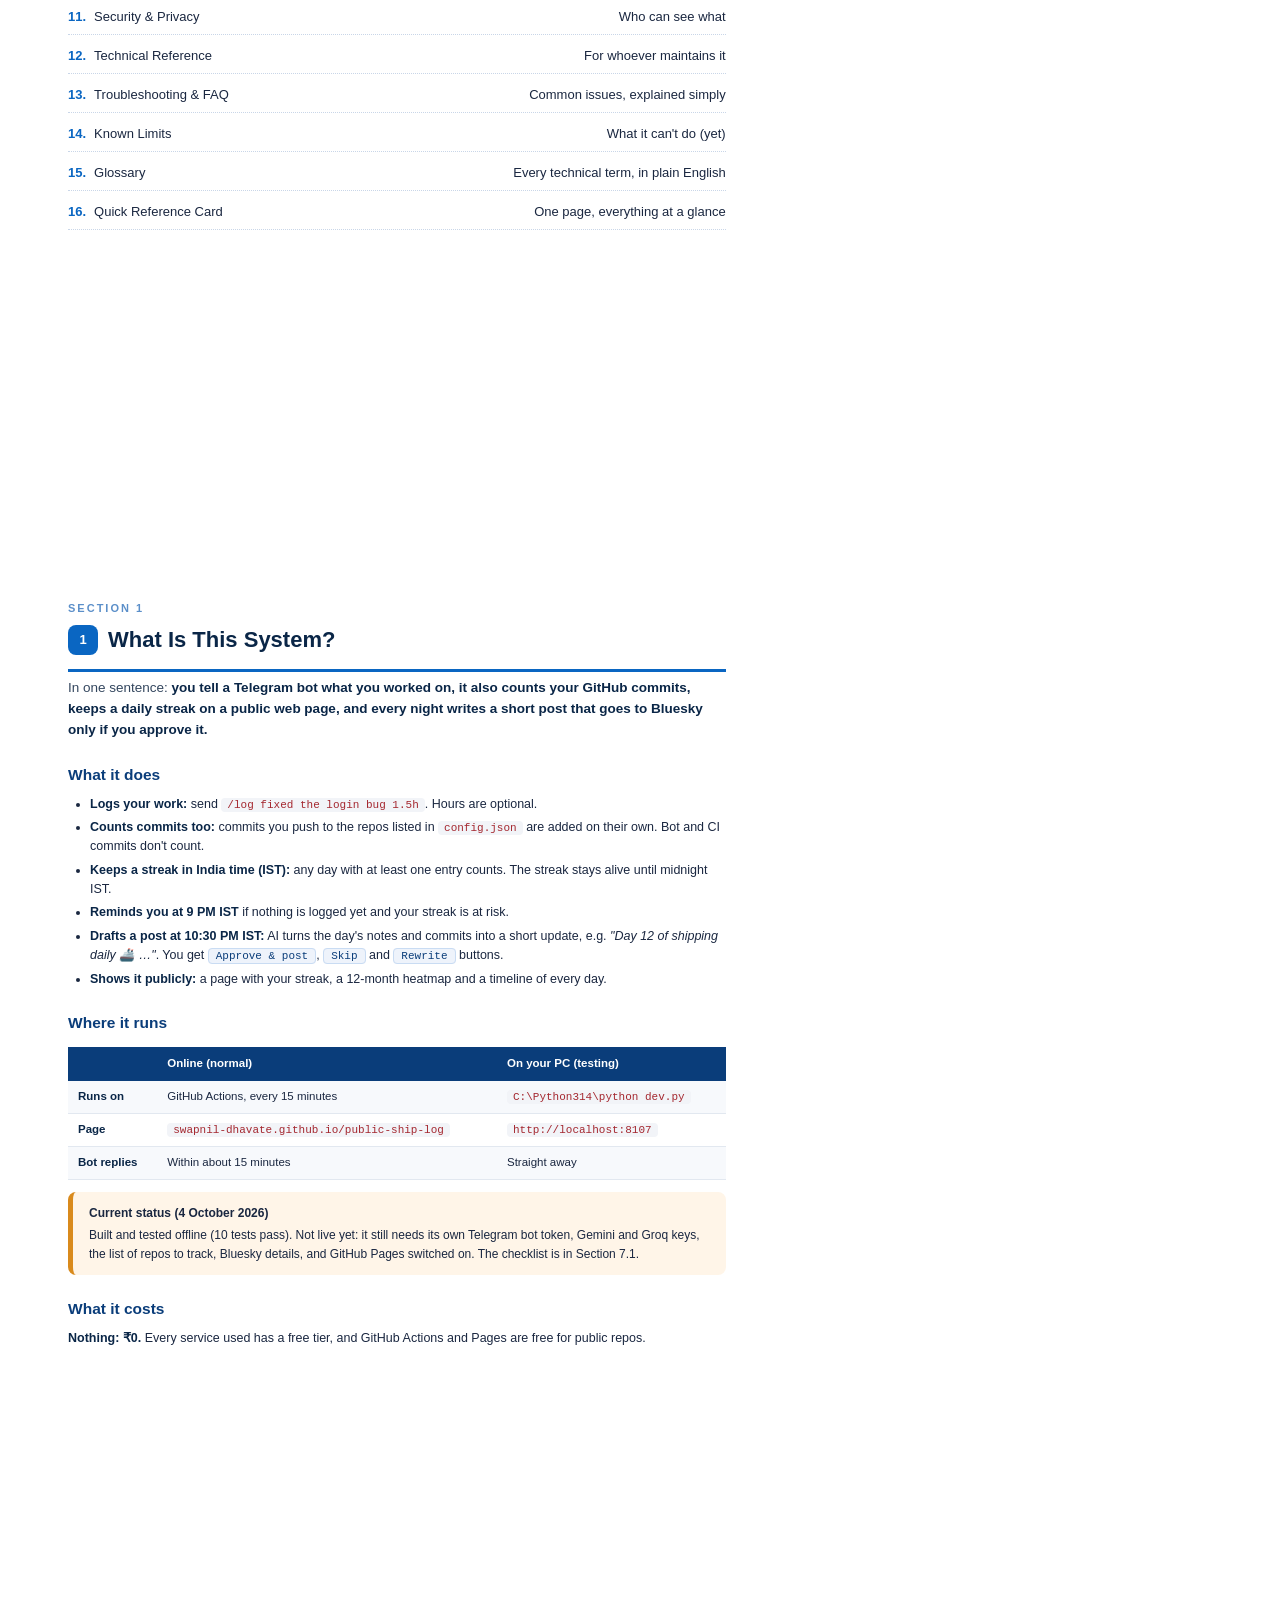
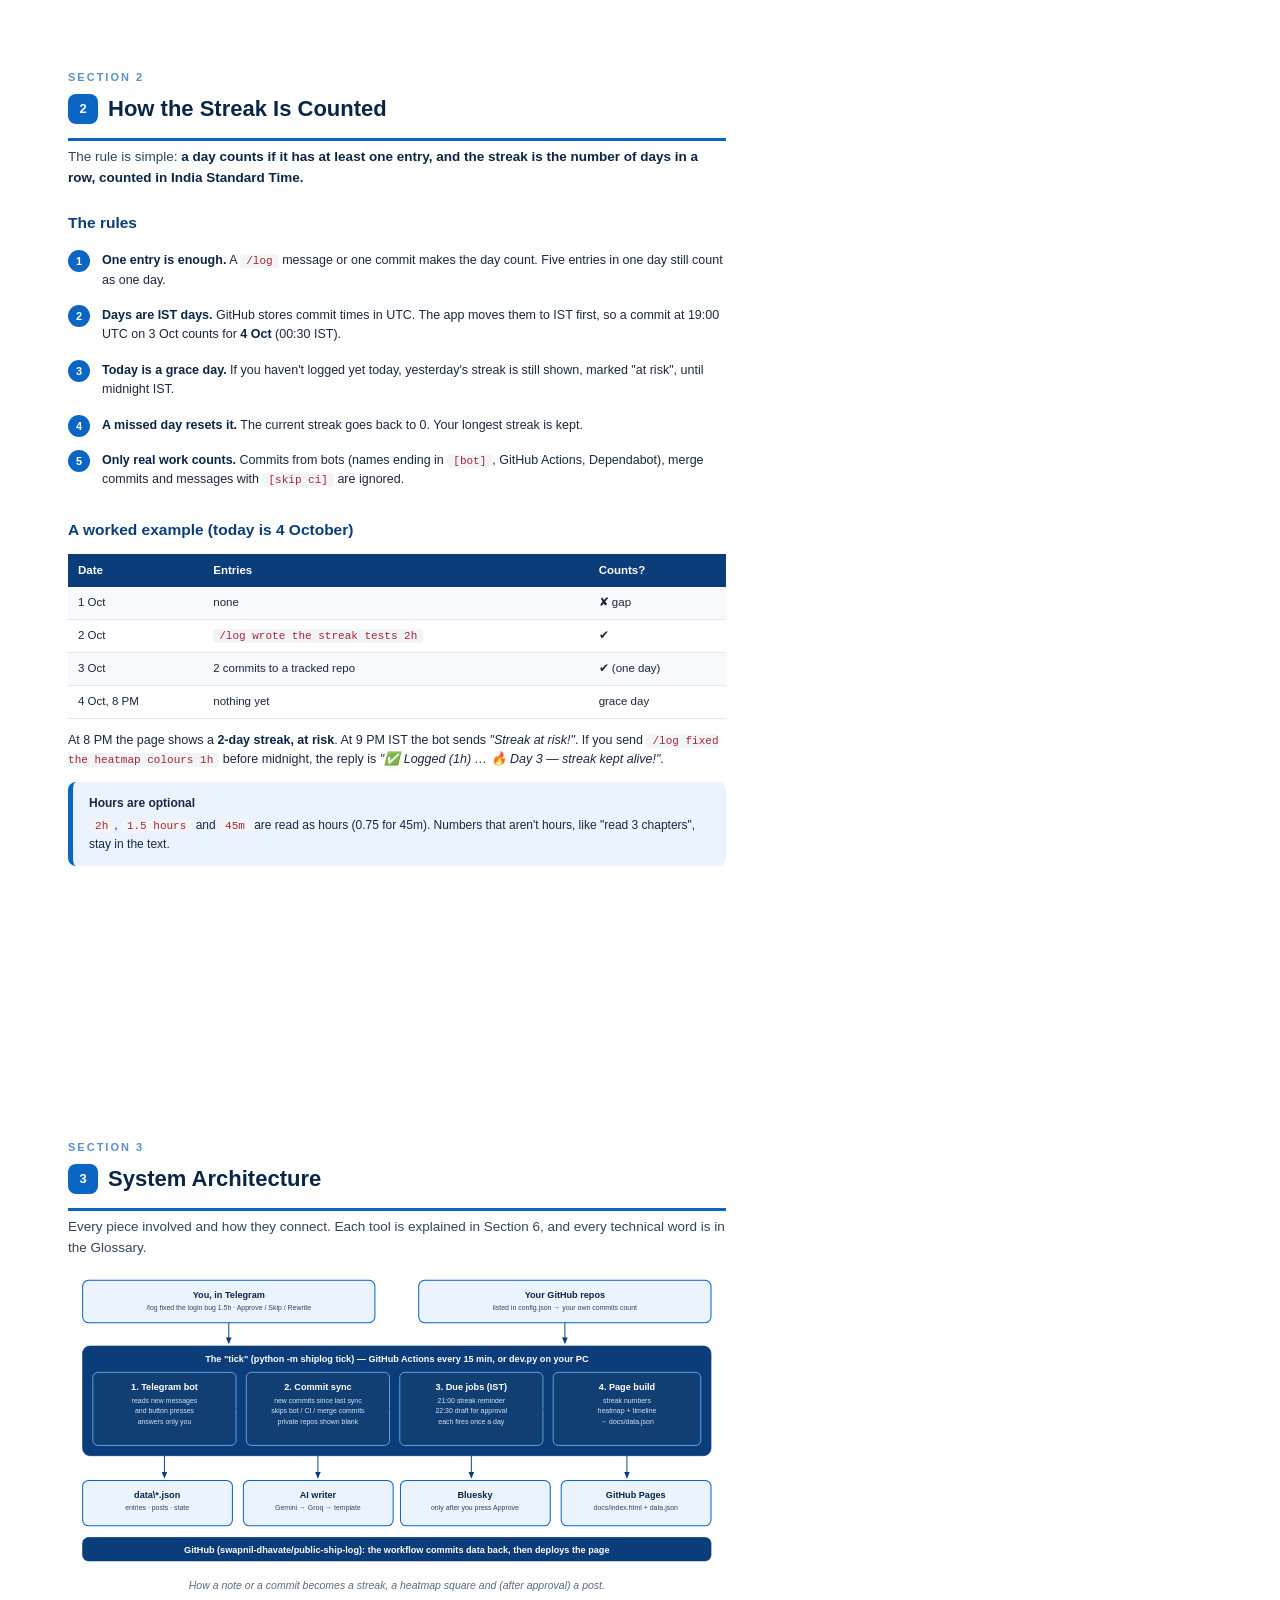
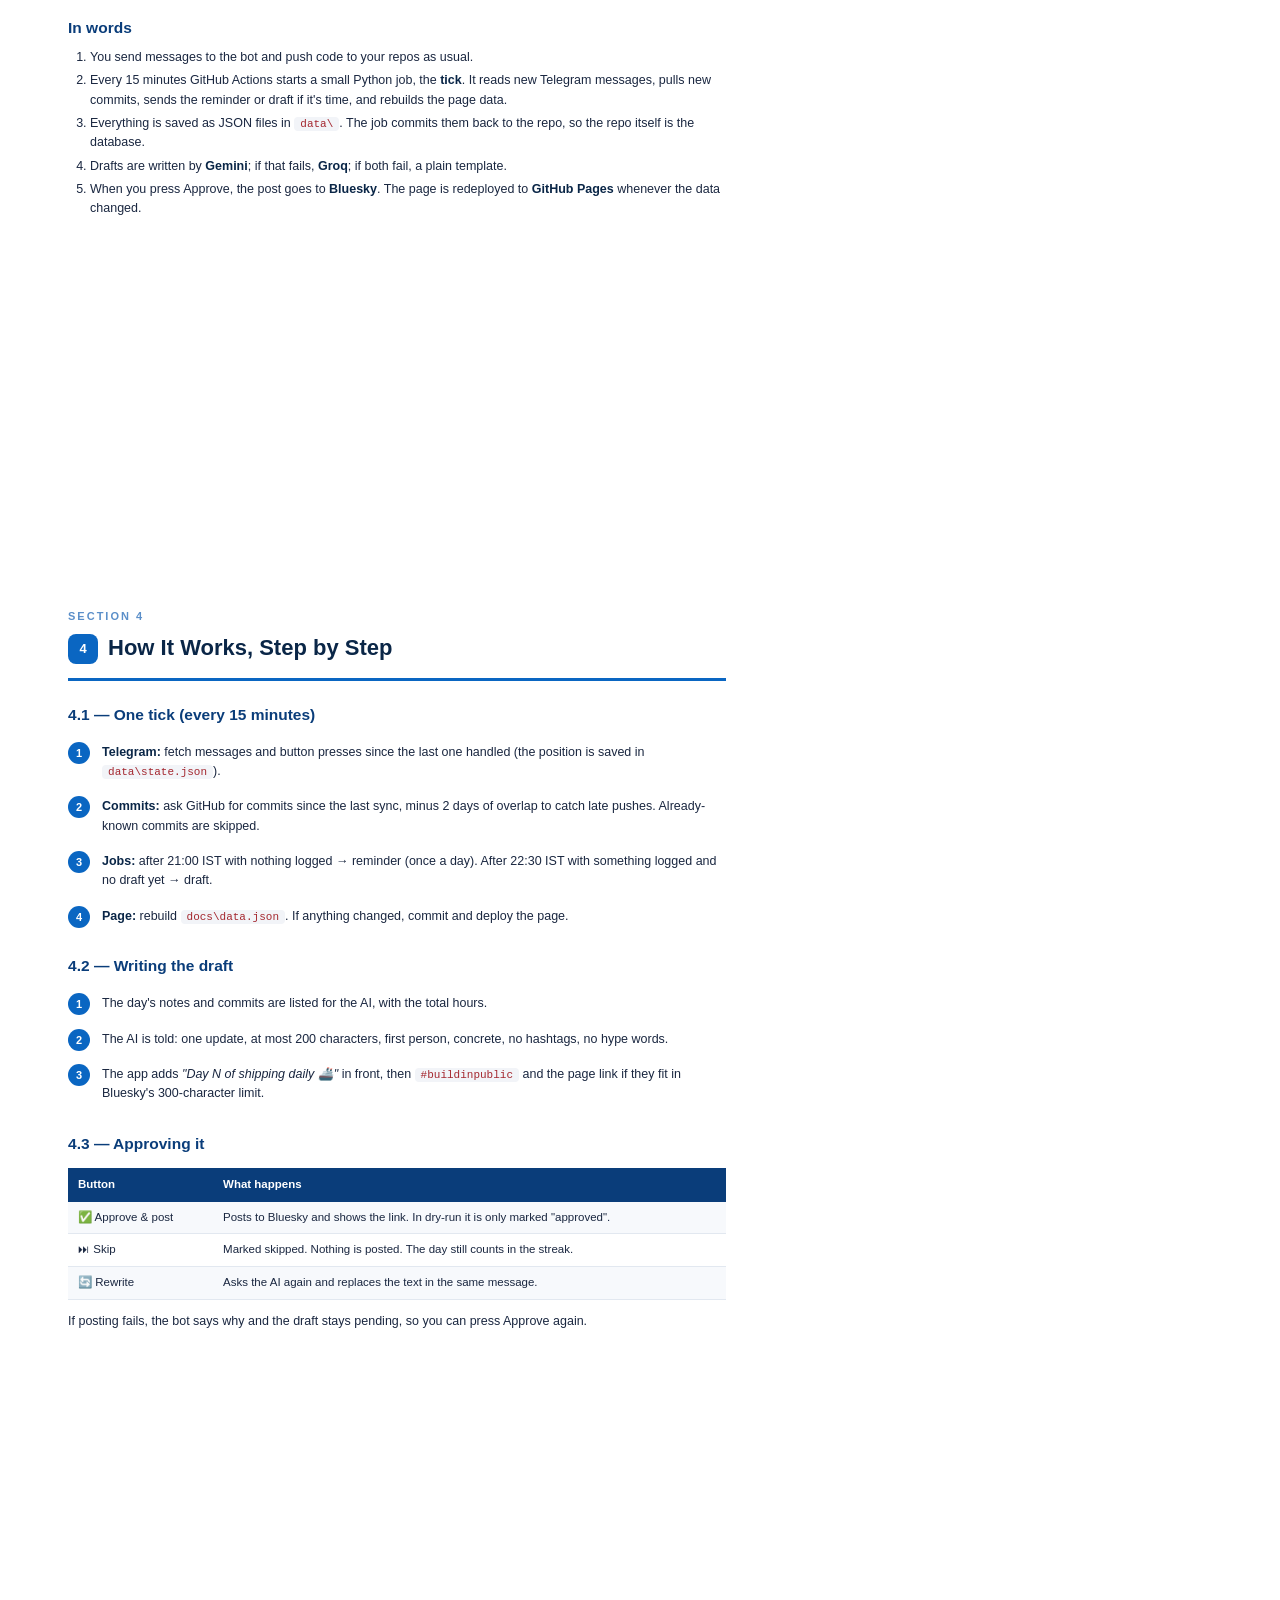
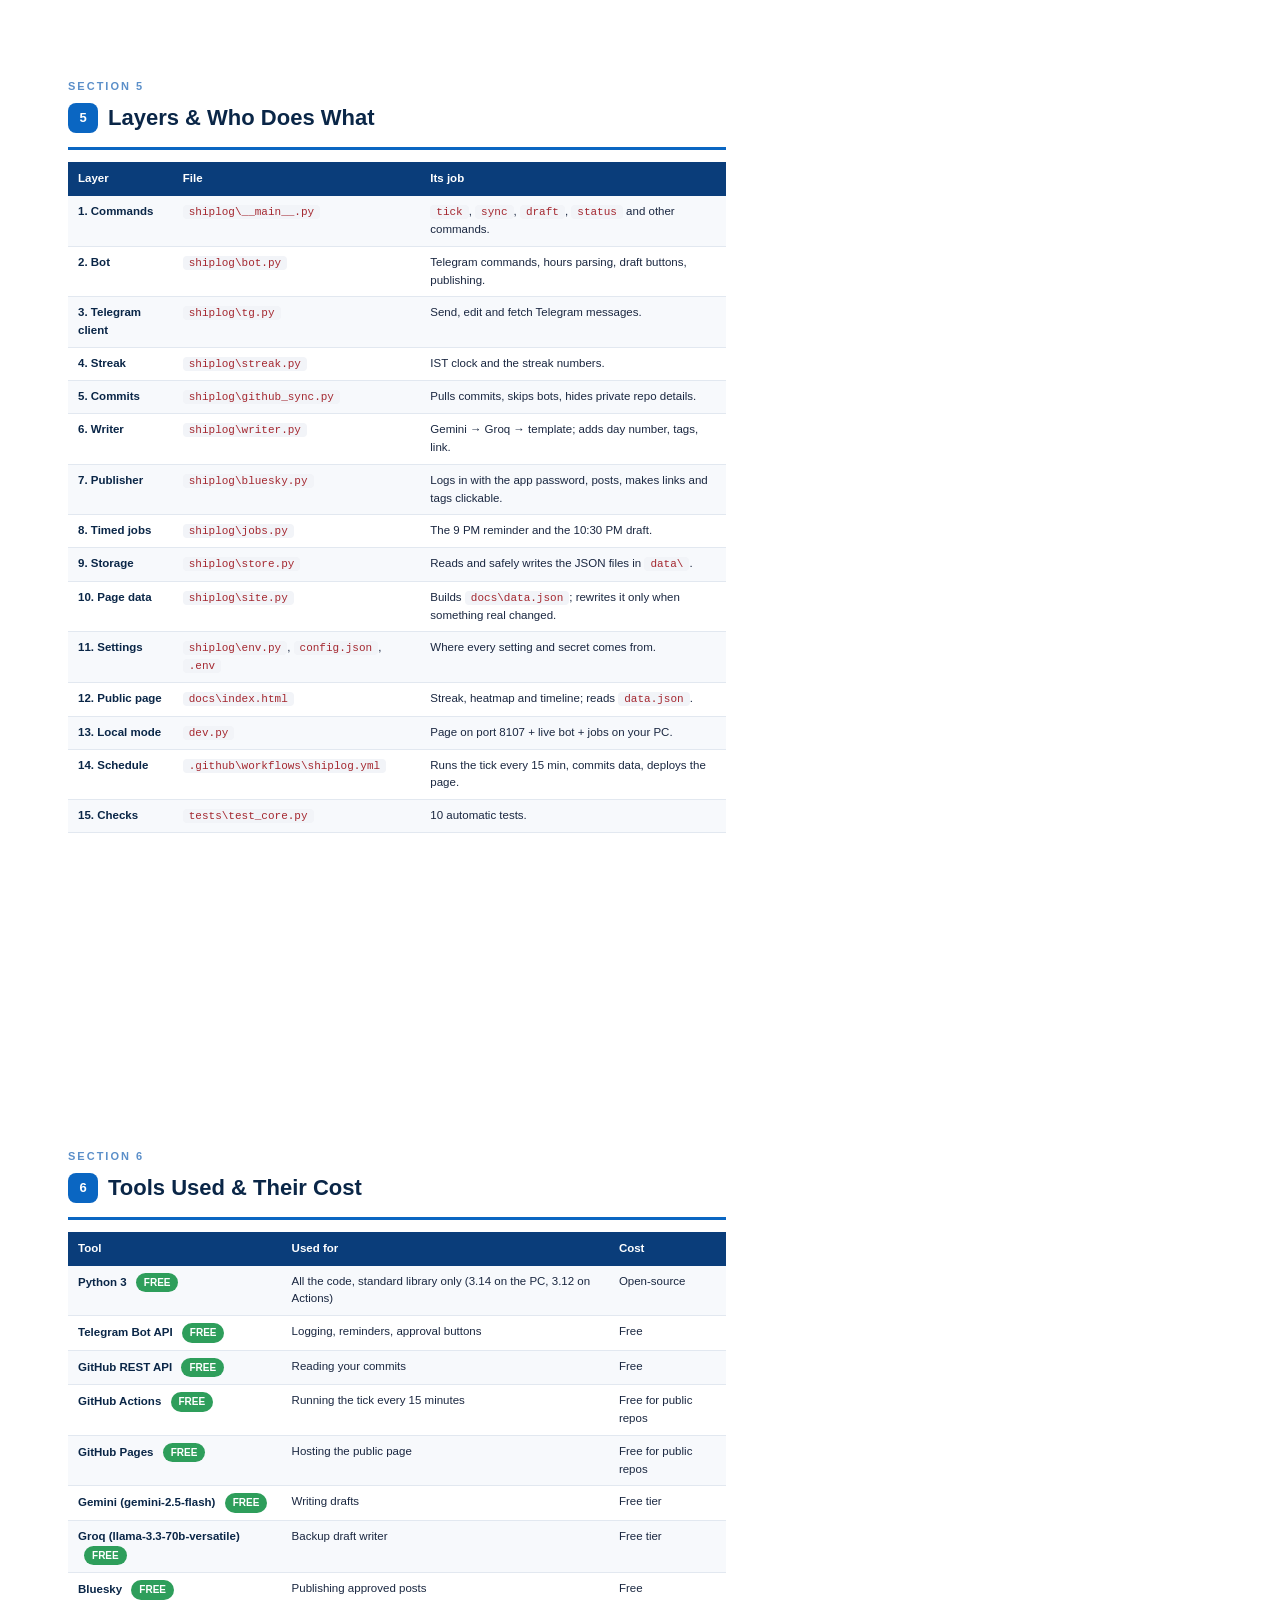
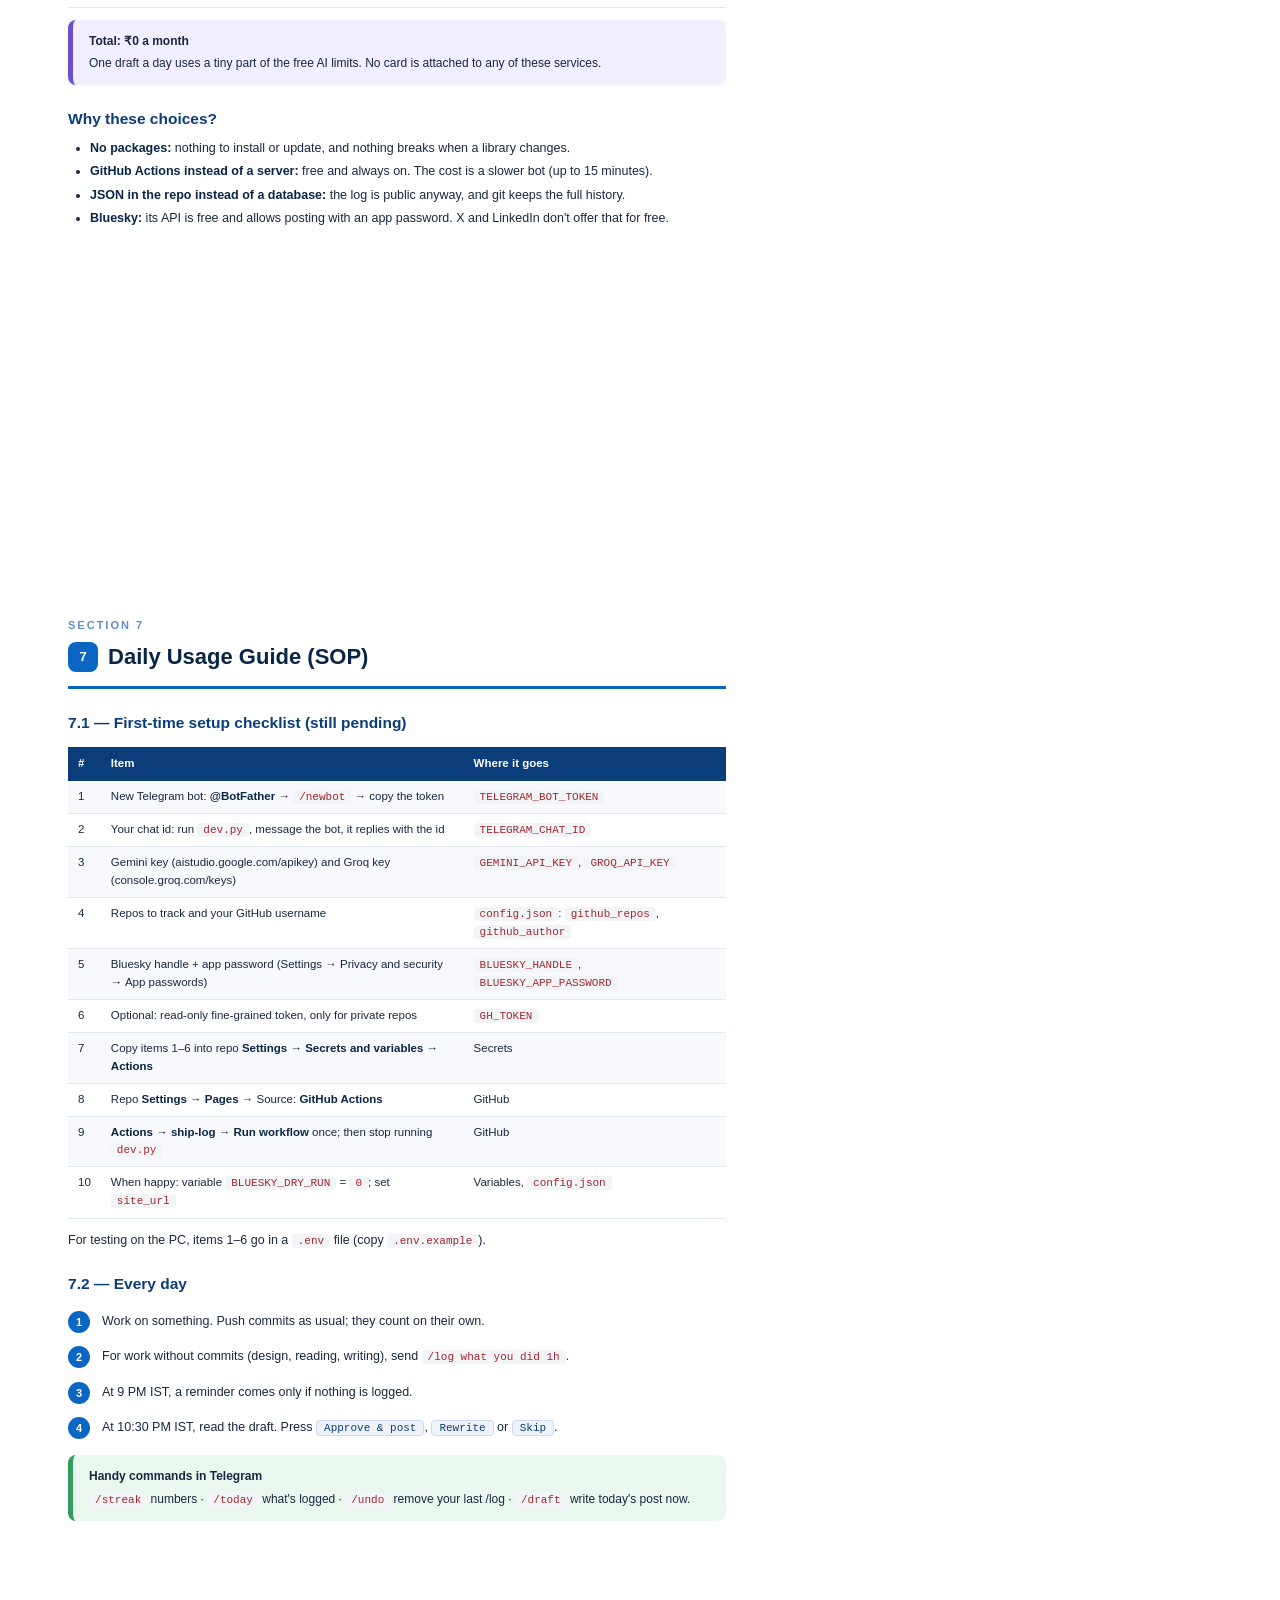
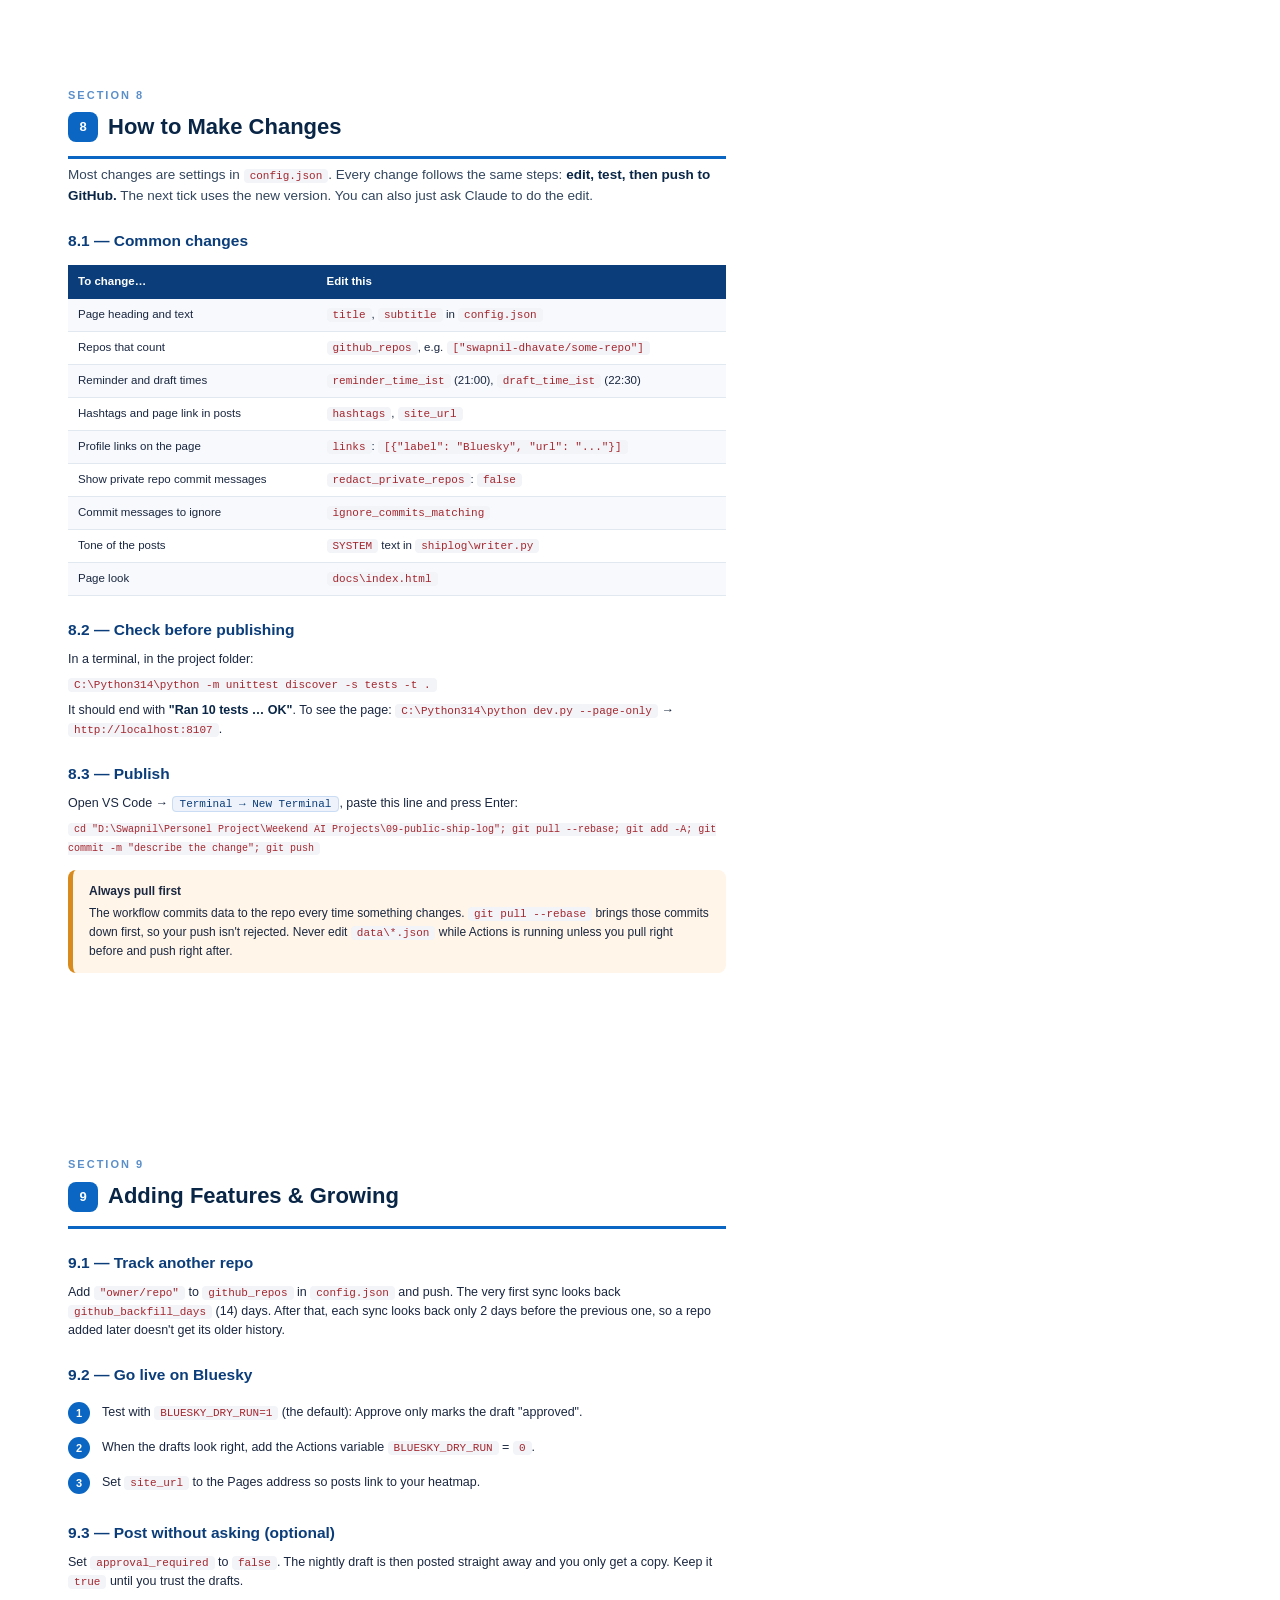
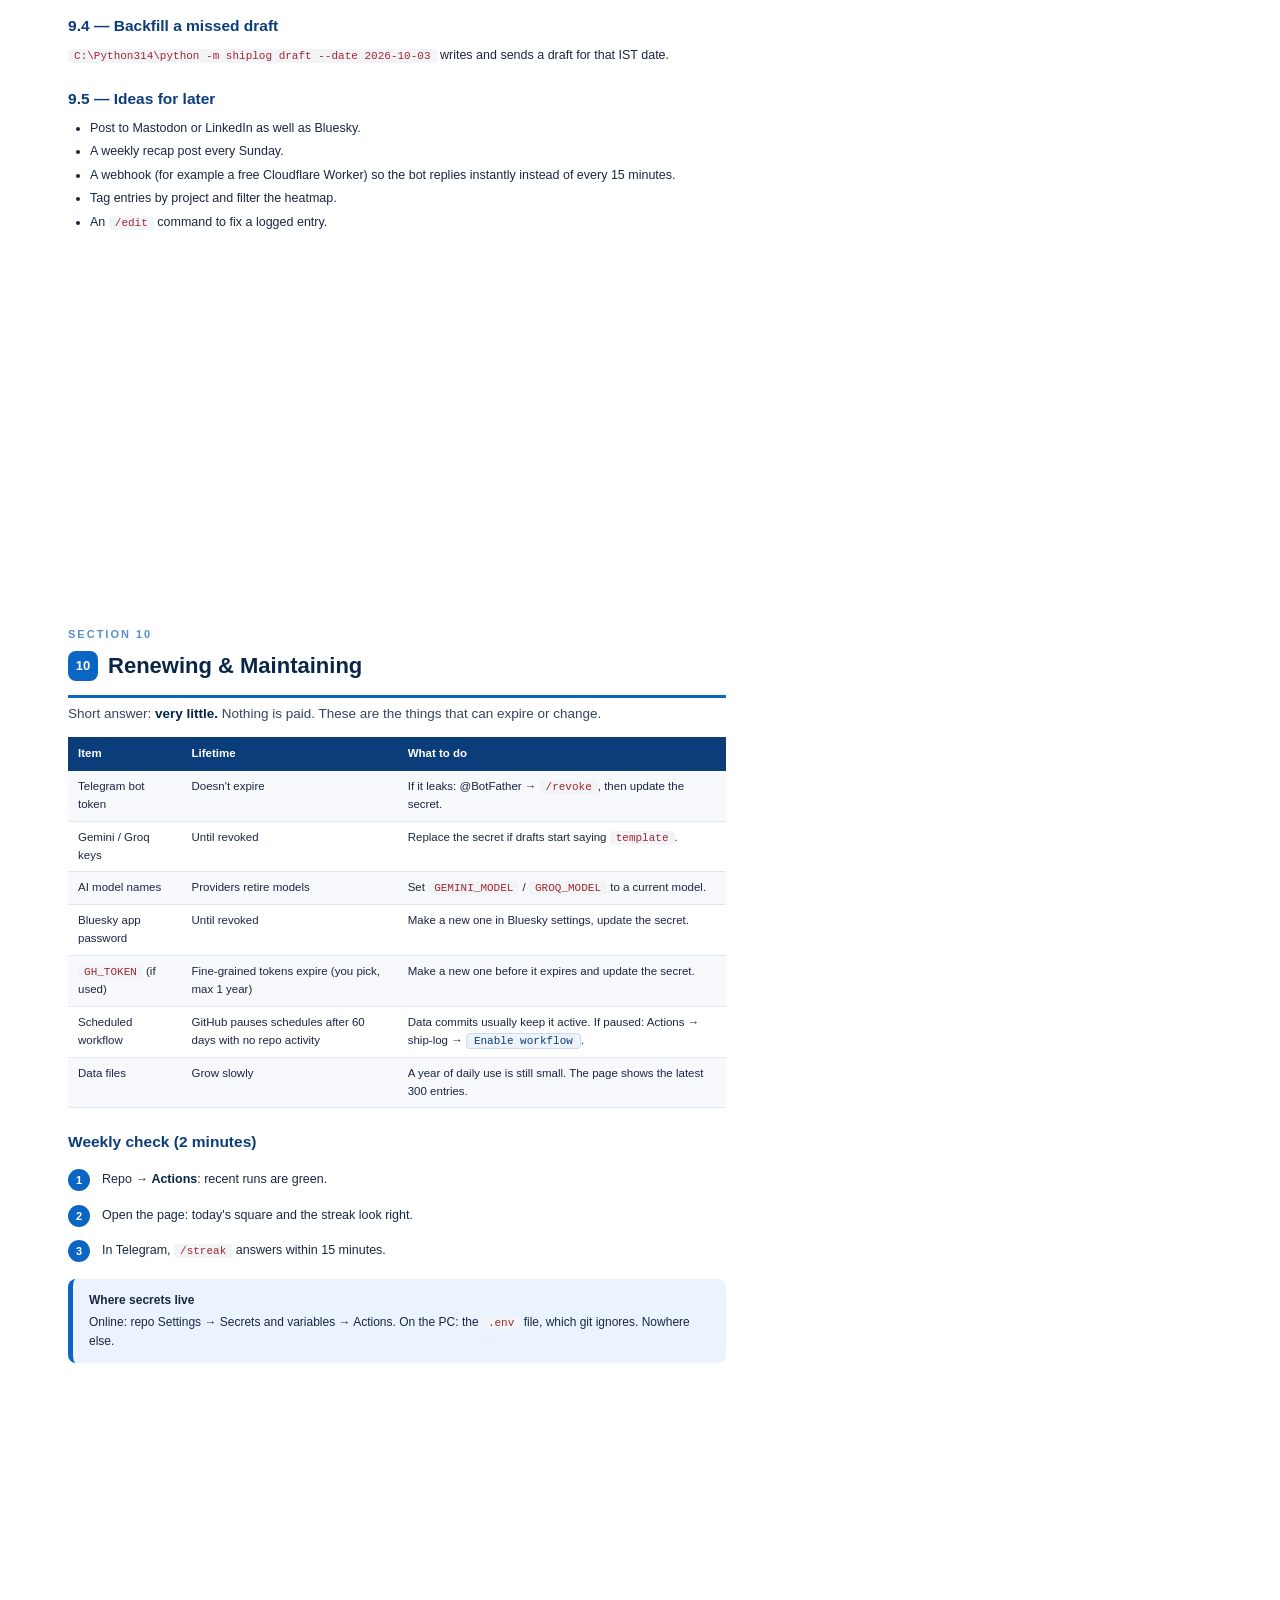
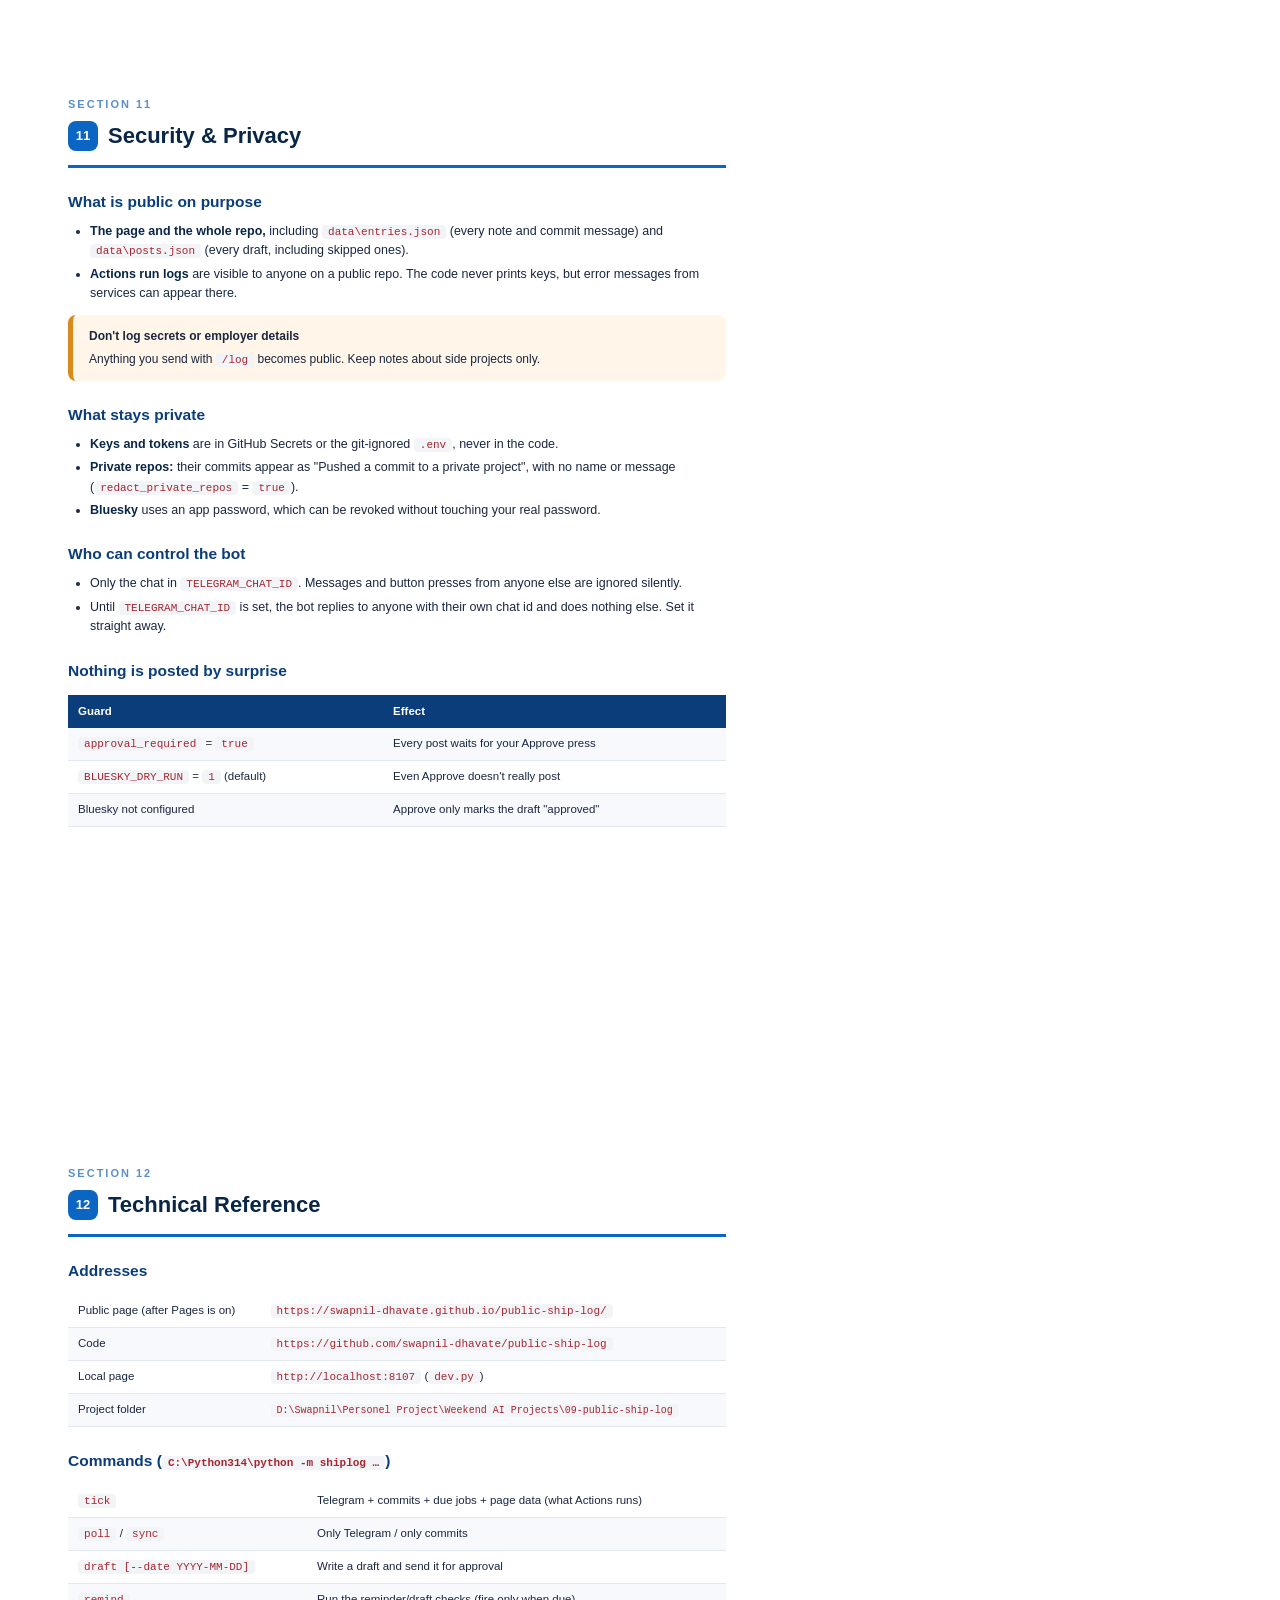
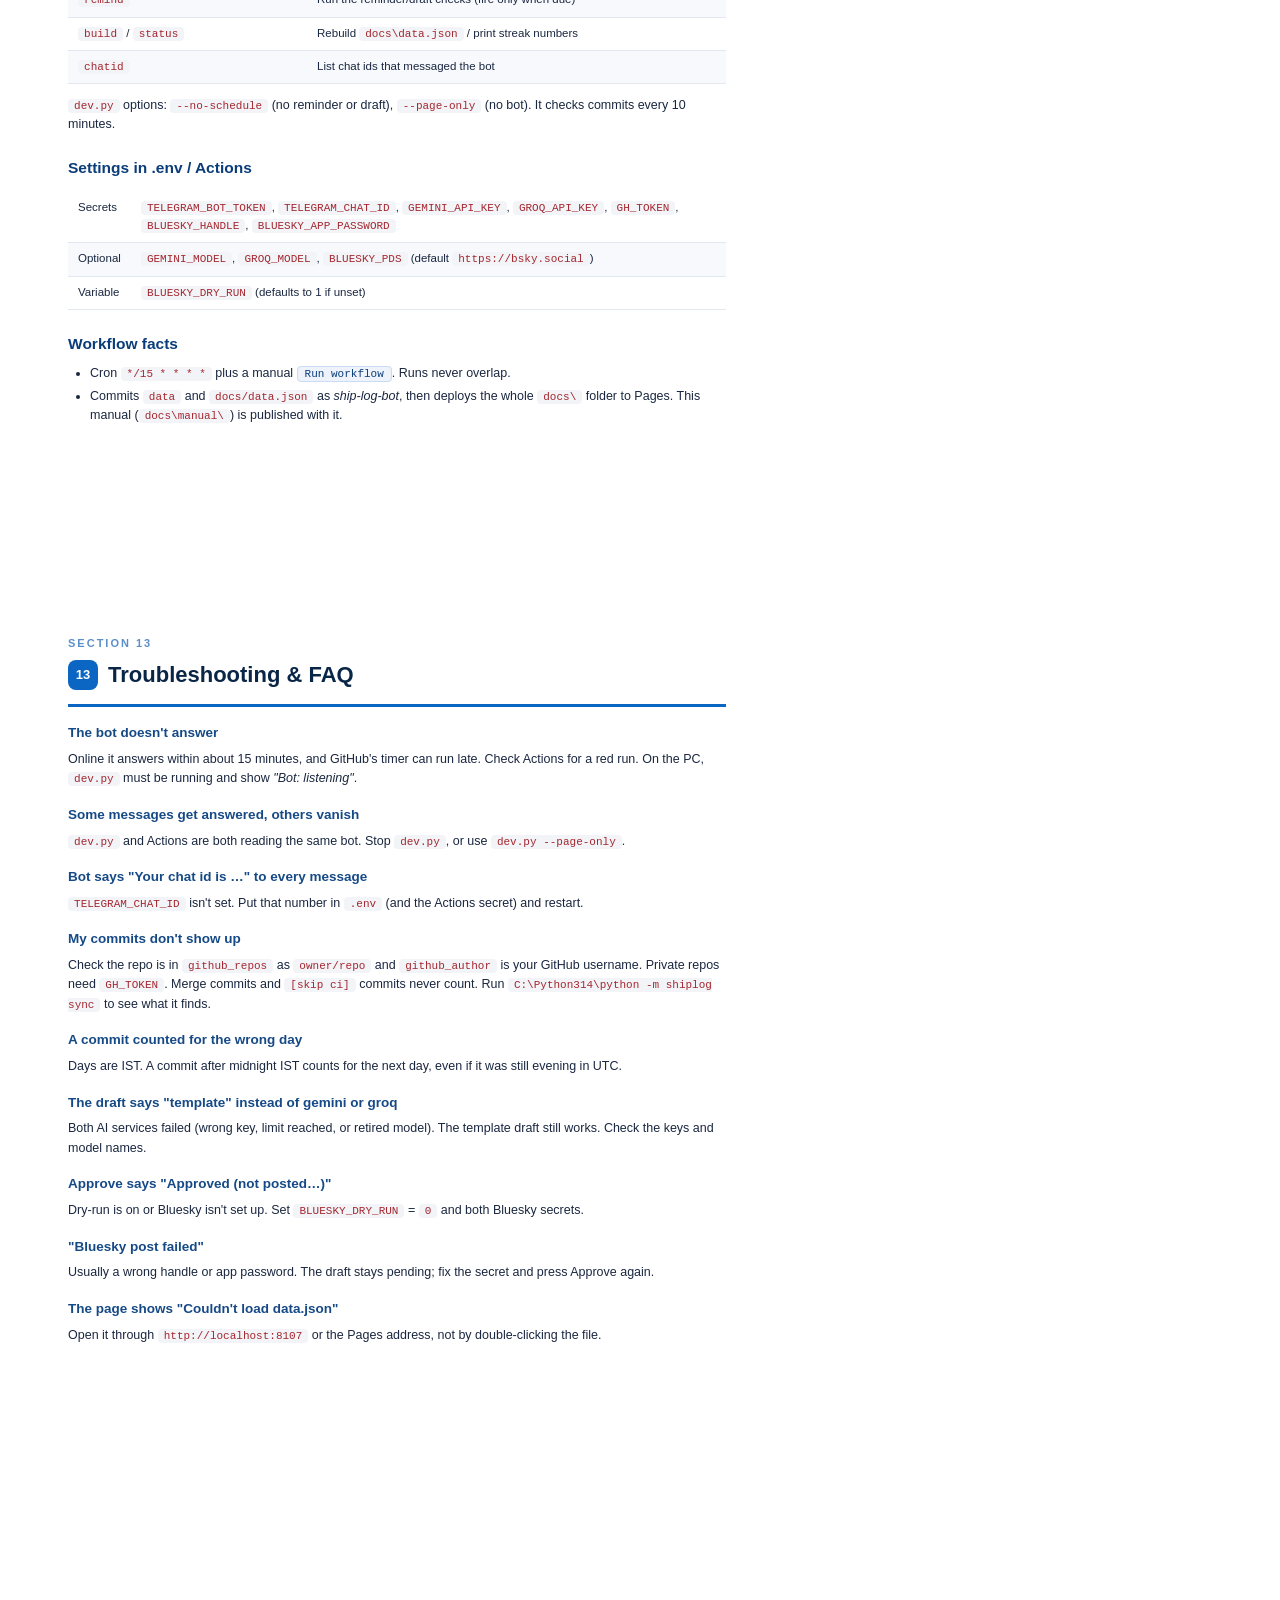
<file: docs/manual/user-manual.html>
<!doctype html>
<html lang="en"><head><meta charset="utf-8"><title>Public Ship Log — User Manual</title><style>/* Shared manual style (same as the other project user manuals). */
@page { size: A4; margin: 0; }
  * { box-sizing: border-box; }
  body {
    font-family: 'Segoe UI', -apple-system, Helvetica, Arial, sans-serif;
    margin: 0;
    color: #1a2740;
    font-size: 12.5px;
    line-height: 1.55;
  }
  .page {
    width: 210mm;
    min-height: 283mm;
    padding: 16mm 18mm;
    position: relative;
    page-break-after: always;
  }
  .page:last-child { page-break-after: auto; }

  /* Cover page */
  .cover {
    background: linear-gradient(155deg, #081426 0%, #0a3d7a 55%, #0a66c2 100%);
    color: #fff;
    display: flex;
    flex-direction: column;
    justify-content: center;
    align-items: center;
    text-align: center;
    height: 283mm;
    padding: 0 24mm;
  }
  .cover .kicker { letter-spacing: 4px; font-size: 12px; font-weight: 700; color: #7fc4ff; text-transform: uppercase; margin-bottom: 14px; }
  .cover h1 { font-size: 46px; font-weight: 800; margin: 0 0 10px 0; }
  .cover .sub { font-size: 17px; color: #cfe3fa; max-width: 560px; margin-bottom: 40px; }
  .cover .meta { font-size: 12px; color: #9fc9ee; margin-top: 60px; }
  .cover .badge-row { display:flex; gap:10px; margin-top: 10px; flex-wrap: wrap; justify-content: center; }
  .cover .badge { background: rgba(255,255,255,0.1); border: 1px solid rgba(255,255,255,0.3); border-radius: 20px; padding: 6px 16px; font-size: 11px; }

  /* Section headers */
  .section-num {
    display: inline-block;
    background: #0a66c2;
    color: #fff;
    font-weight: 800;
    font-size: 13px;
    width: 30px; height: 30px;
    border-radius: 8px;
    text-align: center;
    line-height: 30px;
    margin-right: 10px;
  }
  h1.section-title {
    font-size: 22px;
    font-weight: 800;
    color: #0a2647;
    margin: 0 0 4px 0;
    display: flex;
    align-items: center;
    border-bottom: 3px solid #0a66c2;
    padding-bottom: 12px;
  }
  .section-kicker { font-size: 11px; letter-spacing: 2px; text-transform: uppercase; color: #5b8fc9; font-weight: 700; margin-bottom: 6px; }
  h2 { font-size: 15.5px; font-weight: 800; color: #0a3d7a; margin: 22px 0 8px 0; }
  h3 { font-size: 13.5px; font-weight: 700; color: #164a86; margin: 16px 0 6px 0; }
  p { margin: 6px 0; }
  ul, ol { margin: 6px 0; padding-left: 22px; }
  li { margin: 4px 0; }
  strong { color: #0a2647; }
  .lead { font-size: 13.5px; color: #33465e; margin-bottom: 10px; }

  /* Callout boxes */
  .box { border-radius: 8px; padding: 12px 16px; margin: 12px 0; font-size: 12px; }
  .box.tip { background: #eaf7ee; border-left: 5px solid #2e9e5b; }
  .box.warn { background: #fff5e8; border-left: 5px solid #d98a1c; }
  .box.info { background: #eaf3ff; border-left: 5px solid #0a66c2; }
  .box.cost { background: #f1eeff; border-left: 5px solid #6a4fd6; }
  .box .box-title { font-weight: 800; margin-bottom: 4px; display:block; }

  /* Steps */
  .steps { counter-reset: step; margin: 10px 0; padding: 0; list-style: none; }
  .steps li {
    counter-increment: step;
    position: relative;
    padding: 6px 0 6px 34px;
    margin: 4px 0;
  }
  .steps li::before {
    content: counter(step);
    position: absolute; left: 0; top: 5px;
    background: #0a66c2; color: #fff;
    width: 22px; height: 22px; border-radius: 50%;
    font-size: 11px; font-weight: 800;
    text-align: center; line-height: 22px;
  }
  .click { background: #eef3fb; border: 1px solid #c9dcf3; border-radius: 4px; padding: 1px 7px; font-family: Consolas, monospace; font-size: 11px; color: #0a3d7a; }
  code, .mono { font-family: Consolas, 'Courier New', monospace; font-size: 11px; background: #f2f4f8; padding: 1px 6px; border-radius: 4px; color: #a4272f; }

  /* Tables */
  table { width: 100%; border-collapse: collapse; margin: 12px 0; font-size: 11.5px; }
  th { background: #0a3d7a; color: #fff; text-align: left; padding: 8px 10px; font-weight: 700; }
  td { padding: 7px 10px; border-bottom: 1px solid #e2e8f0; vertical-align: top; }
  tr:nth-child(even) td { background: #f7f9fc; }

  /* Diagram figure */
  figure { margin: 14px 0; text-align: center; }
  figcaption { font-size: 10.5px; color: #5b6b82; margin-top: 6px; font-style: italic; }

  .toc-list { list-style: none; padding: 0; }
  .toc-list li { display: flex; justify-content: space-between; border-bottom: 1px dotted #c9d6e8; padding: 7px 0; font-size: 13px; }
  .toc-list .n { color: #0a66c2; font-weight: 800; margin-right: 8px; }

  .tag { display:inline-block; background:#0a66c2; color:#fff; font-size:10px; font-weight:700; padding:2px 8px; border-radius:10px; margin-left:6px; }
  .tag.free { background:#2e9e5b; }
</style></head>
<body>
<div class="page cover">
  <div class="kicker">Complete System Guide</div>
  <h1>Public Ship Log</h1>
  <div class="sub">User Manual, Architecture Guide &amp; Standard Operating Procedure — a public daily build streak from Telegram notes and GitHub commits, with AI-drafted posts you approve, written in plain English for anyone to follow.</div>
  <div class="badge-row"><div class="badge">System Architecture</div><div class="badge">Daily Usage Guide</div><div class="badge">Making Changes</div><div class="badge">Maintenance &amp; Security</div></div>
  <div class="meta">Prepared for Swapnil Dhavate · MES Business Analyst<br>Version 1.0 · October 2026</div>
</div>
<div class="page">
  <div class="section-kicker">Contents</div>
  <h1 class="section-title"><span class="section-num">·</span>Table of Contents</h1>
  <ul class="toc-list"><li><span><span class="n">1.</span>What Is This System?</span><span>Plain-English introduction</span></li>
<li><span><span class="n">2.</span>How the Streak Is Counted</span><span>The core idea explained simply</span></li>
<li><span><span class="n">3.</span>System Architecture</span><span>The full picture, with a diagram</span></li>
<li><span><span class="n">4.</span>How It Works, Step by Step</span><span>From a note to a public post</span></li>
<li><span><span class="n">5.</span>Layers & Who Does What</span><span>Every building block explained</span></li>
<li><span><span class="n">6.</span>Tools Used & Their Cost</span><span>Full list, all free</span></li>
<li><span><span class="n">7.</span>Daily Usage Guide (SOP)</span><span>Setup checklist and daily routine</span></li>
<li><span><span class="n">8.</span>How to Make Changes</span><span>Every change, explained</span></li>
<li><span><span class="n">9.</span>Adding Features & Growing</span><span>Extending the system</span></li>
<li><span><span class="n">10.</span>Renewing & Maintaining</span><span>What needs periodic attention</span></li>
<li><span><span class="n">11.</span>Security & Privacy</span><span>Who can see what</span></li>
<li><span><span class="n">12.</span>Technical Reference</span><span>For whoever maintains it</span></li>
<li><span><span class="n">13.</span>Troubleshooting & FAQ</span><span>Common issues, explained simply</span></li>
<li><span><span class="n">14.</span>Known Limits</span><span>What it can't do (yet)</span></li>
<li><span><span class="n">15.</span>Glossary</span><span>Every technical term, in plain English</span></li>
<li><span><span class="n">16.</span>Quick Reference Card</span><span>One page, everything at a glance</span></li></ul>
</div>

<div class="page">
  <div class="section-kicker">Section 1</div>
  <h1 class="section-title"><span class="section-num">1</span>What Is This System?</h1>
  
<p class="lead">In one sentence: <strong>you tell a Telegram bot what you worked on, it also counts your GitHub commits, keeps a daily streak on a public web page, and every night writes a short post that goes to Bluesky only if you approve it.</strong></p>
<h2>What it does</h2>
<ul>
  <li><strong>Logs your work:</strong> send <code>/log fixed the login bug 1.5h</code>. Hours are optional.</li>
  <li><strong>Counts commits too:</strong> commits you push to the repos listed in <code>config.json</code> are added on their own. Bot and CI commits don't count.</li>
  <li><strong>Keeps a streak in India time (IST):</strong> any day with at least one entry counts. The streak stays alive until midnight IST.</li>
  <li><strong>Reminds you at 9 PM IST</strong> if nothing is logged yet and your streak is at risk.</li>
  <li><strong>Drafts a post at 10:30 PM IST:</strong> AI turns the day's notes and commits into a short update, e.g. <em>"Day 12 of shipping daily 🚢 …"</em>. You get <span class="click">Approve &amp; post</span>, <span class="click">Skip</span> and <span class="click">Rewrite</span> buttons.</li>
  <li><strong>Shows it publicly:</strong> a page with your streak, a 12-month heatmap and a timeline of every day.</li>
</ul>
<h2>Where it runs</h2>
<table>
<tr><th></th><th>Online (normal)</th><th>On your PC (testing)</th></tr>
<tr><td><strong>Runs on</strong></td><td>GitHub Actions, every 15 minutes</td><td><code>C:\Python314\python dev.py</code></td></tr>
<tr><td><strong>Page</strong></td><td><code>swapnil-dhavate.github.io/public-ship-log</code></td><td><code>http://localhost:8107</code></td></tr>
<tr><td><strong>Bot replies</strong></td><td>Within about 15 minutes</td><td>Straight away</td></tr>
</table>
<div class="box warn"><span class="box-title">Current status (4 October 2026)</span>
Built and tested offline (10 tests pass). Not live yet: it still needs its own Telegram bot token, Gemini and Groq keys, the list of repos to track, Bluesky details, and GitHub Pages switched on. The checklist is in Section 7.1.</div>
<h2>What it costs</h2>
<p><strong>Nothing: ₹0.</strong> Every service used has a free tier, and GitHub Actions and Pages are free for public repos.</p>
</div>

<div class="page">
  <div class="section-kicker">Section 2</div>
  <h1 class="section-title"><span class="section-num">2</span>How the Streak Is Counted</h1>
  
<p class="lead">The rule is simple: <strong>a day counts if it has at least one entry, and the streak is the number of days in a row, counted in India Standard Time.</strong></p>
<h2>The rules</h2>
<ol class="steps">
  <li><strong>One entry is enough.</strong> A <code>/log</code> message or one commit makes the day count. Five entries in one day still count as one day.</li>
  <li><strong>Days are IST days.</strong> GitHub stores commit times in UTC. The app moves them to IST first, so a commit at 19:00 UTC on 3 Oct counts for <strong>4 Oct</strong> (00:30 IST).</li>
  <li><strong>Today is a grace day.</strong> If you haven't logged yet today, yesterday's streak is still shown, marked "at risk", until midnight IST.</li>
  <li><strong>A missed day resets it.</strong> The current streak goes back to 0. Your longest streak is kept.</li>
  <li><strong>Only real work counts.</strong> Commits from bots (names ending in <code>[bot]</code>, GitHub Actions, Dependabot), merge commits and messages with <code>[skip ci]</code> are ignored.</li>
</ol>
<h2>A worked example (today is 4 October)</h2>
<table>
<tr><th>Date</th><th>Entries</th><th>Counts?</th></tr>
<tr><td>1 Oct</td><td>none</td><td>✘ gap</td></tr>
<tr><td>2 Oct</td><td><code>/log wrote the streak tests 2h</code></td><td>✔</td></tr>
<tr><td>3 Oct</td><td>2 commits to a tracked repo</td><td>✔ (one day)</td></tr>
<tr><td>4 Oct, 8 PM</td><td>nothing yet</td><td>grace day</td></tr>
</table>
<p>At 8 PM the page shows a <strong>2-day streak, at risk</strong>. At 9 PM IST the bot sends <em>"Streak at risk!"</em>. If you send <code>/log fixed the heatmap colours 1h</code> before midnight, the reply is <em>"✅ Logged (1h) … 🔥 Day 3 — streak kept alive!"</em>.</p>
<div class="box info"><span class="box-title">Hours are optional</span>
<code>2h</code>, <code>1.5 hours</code> and <code>45m</code> are read as hours (0.75 for 45m). Numbers that aren't hours, like "read 3 chapters", stay in the text.</div>
</div>

<div class="page">
  <div class="section-kicker">Section 3</div>
  <h1 class="section-title"><span class="section-num">3</span>System Architecture</h1>
  
<p class="lead">Every piece involved and how they connect. Each tool is explained in Section 6, and every technical word is in the Glossary.</p>

<figure>
<svg viewBox="0 0 900 400" role="img" aria-label="You send /log messages and button presses in Telegram, and push commits to your GitHub repos. Every 15 minutes GitHub Actions runs the tick: it reads Telegram, pulls new commits, sends the reminder or draft when due, and rebuilds the page data. Entries, drafts and state are saved as JSON in the data folder and committed back to the repo. Drafts are written by Gemini, then Groq, then a template. Approved posts go to Bluesky. The page is deployed to GitHub Pages." style="width:100%;max-width:900px;height:auto;">
  <defs><marker id="ah" markerWidth="8" markerHeight="8" refX="6" refY="3" orient="auto"><polygon points="0,0 7,3 0,6" fill="#0a3d7a"/></marker></defs>
  <style>
    .n{fill:#eaf3ff;stroke:#0a66c2;stroke-width:1.4}.n2{fill:#0a3d7a;stroke:#0a3d7a}
    .t{font-size:12.5px;fill:#0a2647;font-weight:700}.t2{font-size:12.5px;fill:#fff;font-weight:700}
    .s{font-size:9.5px;fill:#33465e}.s2{font-size:9.5px;fill:#cfe3fa}
    .e{stroke:#0a3d7a;stroke-width:1.3;fill:none;marker-end:url(#ah)}
  </style>
  <rect class="n" x="20" y="10" width="400" height="58" rx="8"/>
  <text class="t" x="220" y="34" text-anchor="middle">You, in Telegram</text>
  <text class="s" x="220" y="50" text-anchor="middle">/log fixed the login bug 1.5h · Approve / Skip / Rewrite</text>
  <rect class="n" x="480" y="10" width="400" height="58" rx="8"/>
  <text class="t" x="680" y="34" text-anchor="middle">Your GitHub repos</text>
  <text class="s" x="680" y="50" text-anchor="middle">listed in config.json → your own commits count</text>
  <line class="e" x1="220" y1="68" x2="220" y2="96"/>
  <line class="e" x1="680" y1="68" x2="680" y2="96"/>
  <rect class="n2" x="20" y="100" width="860" height="150" rx="10"/>
  <text class="t2" x="450" y="122" text-anchor="middle">The "tick" (python -m shiplog tick) — GitHub Actions every 15 min, or dev.py on your PC</text>
  <rect x="34" y="136" width="196" height="100" rx="7" fill="#123f73" stroke="#7fc4ff"/>
  <text class="t2" x="132" y="160" text-anchor="middle">1. Telegram bot</text>
  <text class="s2" x="132" y="178" text-anchor="middle">reads new messages</text>
  <text class="s2" x="132" y="192" text-anchor="middle">and button presses</text>
  <text class="s2" x="132" y="206" text-anchor="middle">answers only you</text>
  <rect x="244" y="136" width="196" height="100" rx="7" fill="#123f73" stroke="#7fc4ff"/>
  <text class="t2" x="342" y="160" text-anchor="middle">2. Commit sync</text>
  <text class="s2" x="342" y="178" text-anchor="middle">new commits since last sync</text>
  <text class="s2" x="342" y="192" text-anchor="middle">skips bot / CI / merge commits</text>
  <text class="s2" x="342" y="206" text-anchor="middle">private repos shown blank</text>
  <rect x="454" y="136" width="196" height="100" rx="7" fill="#123f73" stroke="#7fc4ff"/>
  <text class="t2" x="552" y="160" text-anchor="middle">3. Due jobs (IST)</text>
  <text class="s2" x="552" y="178" text-anchor="middle">21:00 streak reminder</text>
  <text class="s2" x="552" y="192" text-anchor="middle">22:30 draft for approval</text>
  <text class="s2" x="552" y="206" text-anchor="middle">each fires once a day</text>
  <rect x="664" y="136" width="202" height="100" rx="7" fill="#123f73" stroke="#7fc4ff"/>
  <text class="t2" x="765" y="160" text-anchor="middle">4. Page build</text>
  <text class="s2" x="765" y="178" text-anchor="middle">streak numbers</text>
  <text class="s2" x="765" y="192" text-anchor="middle">heatmap + timeline</text>
  <text class="s2" x="765" y="206" text-anchor="middle">→ docs/data.json</text>
  <path class="e" d="M230,186 L242,186"/><path class="e" d="M440,186 L452,186"/><path class="e" d="M650,186 L662,186"/>
  <line class="e" x1="132" y1="250" x2="132" y2="280"/>
  <line class="e" x1="342" y1="250" x2="342" y2="280"/>
  <line class="e" x1="552" y1="250" x2="552" y2="280"/>
  <line class="e" x1="765" y1="250" x2="765" y2="280"/>
  <rect class="n" x="20" y="284" width="205" height="62" rx="8"/>
  <text class="t" x="122" y="308" text-anchor="middle">data\*.json</text>
  <text class="s" x="122" y="324" text-anchor="middle">entries · posts · state</text>
  <rect class="n" x="240" y="284" width="205" height="62" rx="8"/>
  <text class="t" x="342" y="308" text-anchor="middle">AI writer</text>
  <text class="s" x="342" y="324" text-anchor="middle">Gemini → Groq → template</text>
  <rect class="n" x="455" y="284" width="205" height="62" rx="8"/>
  <text class="t" x="557" y="308" text-anchor="middle">Bluesky</text>
  <text class="s" x="557" y="324" text-anchor="middle">only after you press Approve</text>
  <rect class="n" x="675" y="284" width="205" height="62" rx="8"/>
  <text class="t" x="777" y="308" text-anchor="middle">GitHub Pages</text>
  <text class="s" x="777" y="324" text-anchor="middle">docs/index.html + data.json</text>
  <rect class="n2" x="20" y="362" width="860" height="32" rx="8"/>
  <text class="t2" x="450" y="383" text-anchor="middle">GitHub (swapnil-dhavate/public-ship-log): the workflow commits data back, then deploys the page</text>
</svg>
<figcaption>How a note or a commit becomes a streak, a heatmap square and (after approval) a post.</figcaption>
</figure>
<h2>In words</h2>
<ol>
  <li>You send messages to the bot and push code to your repos as usual.</li>
  <li>Every 15 minutes GitHub Actions starts a small Python job, the <strong>tick</strong>. It reads new Telegram messages, pulls new commits, sends the reminder or draft if it's time, and rebuilds the page data.</li>
  <li>Everything is saved as JSON files in <code>data\</code>. The job commits them back to the repo, so the repo itself is the database.</li>
  <li>Drafts are written by <strong>Gemini</strong>; if that fails, <strong>Groq</strong>; if both fail, a plain template.</li>
  <li>When you press Approve, the post goes to <strong>Bluesky</strong>. The page is redeployed to <strong>GitHub Pages</strong> whenever the data changed.</li>
</ol>
</div>

<div class="page">
  <div class="section-kicker">Section 4</div>
  <h1 class="section-title"><span class="section-num">4</span>How It Works, Step by Step</h1>
  
<h2>4.1 — One tick (every 15 minutes)</h2>
<ol class="steps">
  <li><strong>Telegram:</strong> fetch messages and button presses since the last one handled (the position is saved in <code>data\state.json</code>).</li>
  <li><strong>Commits:</strong> ask GitHub for commits since the last sync, minus 2 days of overlap to catch late pushes. Already-known commits are skipped.</li>
  <li><strong>Jobs:</strong> after 21:00 IST with nothing logged → reminder (once a day). After 22:30 IST with something logged and no draft yet → draft.</li>
  <li><strong>Page:</strong> rebuild <code>docs\data.json</code>. If anything changed, commit and deploy the page.</li>
</ol>
<h2>4.2 — Writing the draft</h2>
<ol class="steps">
  <li>The day's notes and commits are listed for the AI, with the total hours.</li>
  <li>The AI is told: one update, at most 200 characters, first person, concrete, no hashtags, no hype words.</li>
  <li>The app adds <em>"Day N of shipping daily 🚢"</em> in front, then <code>#buildinpublic</code> and the page link if they fit in Bluesky's 300-character limit.</li>
</ol>
<h2>4.3 — Approving it</h2>
<table>
<tr><th>Button</th><th>What happens</th></tr>
<tr><td>✅ Approve &amp; post</td><td>Posts to Bluesky and shows the link. In dry-run it is only marked "approved".</td></tr>
<tr><td>⏭ Skip</td><td>Marked skipped. Nothing is posted. The day still counts in the streak.</td></tr>
<tr><td>🔄 Rewrite</td><td>Asks the AI again and replaces the text in the same message.</td></tr>
</table>
<p>If posting fails, the bot says why and the draft stays pending, so you can press Approve again.</p>
</div>

<div class="page">
  <div class="section-kicker">Section 5</div>
  <h1 class="section-title"><span class="section-num">5</span>Layers & Who Does What</h1>
  
<table>
<tr><th>Layer</th><th>File</th><th>Its job</th></tr>
<tr><td><strong>1. Commands</strong></td><td><code>shiplog\__main__.py</code></td><td><code>tick</code>, <code>sync</code>, <code>draft</code>, <code>status</code> and other commands.</td></tr>
<tr><td><strong>2. Bot</strong></td><td><code>shiplog\bot.py</code></td><td>Telegram commands, hours parsing, draft buttons, publishing.</td></tr>
<tr><td><strong>3. Telegram client</strong></td><td><code>shiplog\tg.py</code></td><td>Send, edit and fetch Telegram messages.</td></tr>
<tr><td><strong>4. Streak</strong></td><td><code>shiplog\streak.py</code></td><td>IST clock and the streak numbers.</td></tr>
<tr><td><strong>5. Commits</strong></td><td><code>shiplog\github_sync.py</code></td><td>Pulls commits, skips bots, hides private repo details.</td></tr>
<tr><td><strong>6. Writer</strong></td><td><code>shiplog\writer.py</code></td><td>Gemini → Groq → template; adds day number, tags, link.</td></tr>
<tr><td><strong>7. Publisher</strong></td><td><code>shiplog\bluesky.py</code></td><td>Logs in with the app password, posts, makes links and tags clickable.</td></tr>
<tr><td><strong>8. Timed jobs</strong></td><td><code>shiplog\jobs.py</code></td><td>The 9 PM reminder and the 10:30 PM draft.</td></tr>
<tr><td><strong>9. Storage</strong></td><td><code>shiplog\store.py</code></td><td>Reads and safely writes the JSON files in <code>data\</code>.</td></tr>
<tr><td><strong>10. Page data</strong></td><td><code>shiplog\site.py</code></td><td>Builds <code>docs\data.json</code>; rewrites it only when something real changed.</td></tr>
<tr><td><strong>11. Settings</strong></td><td><code>shiplog\env.py</code>, <code>config.json</code>, <code>.env</code></td><td>Where every setting and secret comes from.</td></tr>
<tr><td><strong>12. Public page</strong></td><td><code>docs\index.html</code></td><td>Streak, heatmap and timeline; reads <code>data.json</code>.</td></tr>
<tr><td><strong>13. Local mode</strong></td><td><code>dev.py</code></td><td>Page on port 8107 + live bot + jobs on your PC.</td></tr>
<tr><td><strong>14. Schedule</strong></td><td><code>.github\workflows\shiplog.yml</code></td><td>Runs the tick every 15 min, commits data, deploys the page.</td></tr>
<tr><td><strong>15. Checks</strong></td><td><code>tests\test_core.py</code></td><td>10 automatic tests.</td></tr>
</table>
</div>

<div class="page">
  <div class="section-kicker">Section 6</div>
  <h1 class="section-title"><span class="section-num">6</span>Tools Used & Their Cost</h1>
  
<table>
<tr><th>Tool</th><th>Used for</th><th>Cost</th></tr>
<tr><td><strong>Python 3</strong> <span class="tag free">FREE</span></td><td>All the code, standard library only (3.14 on the PC, 3.12 on Actions)</td><td>Open-source</td></tr>
<tr><td><strong>Telegram Bot API</strong> <span class="tag free">FREE</span></td><td>Logging, reminders, approval buttons</td><td>Free</td></tr>
<tr><td><strong>GitHub REST API</strong> <span class="tag free">FREE</span></td><td>Reading your commits</td><td>Free</td></tr>
<tr><td><strong>GitHub Actions</strong> <span class="tag free">FREE</span></td><td>Running the tick every 15 minutes</td><td>Free for public repos</td></tr>
<tr><td><strong>GitHub Pages</strong> <span class="tag free">FREE</span></td><td>Hosting the public page</td><td>Free for public repos</td></tr>
<tr><td><strong>Gemini (gemini-2.5-flash)</strong> <span class="tag free">FREE</span></td><td>Writing drafts</td><td>Free tier</td></tr>
<tr><td><strong>Groq (llama-3.3-70b-versatile)</strong> <span class="tag free">FREE</span></td><td>Backup draft writer</td><td>Free tier</td></tr>
<tr><td><strong>Bluesky</strong> <span class="tag free">FREE</span></td><td>Publishing approved posts</td><td>Free</td></tr>
</table>
<div class="box cost"><span class="box-title">Total: ₹0 a month</span>
One draft a day uses a tiny part of the free AI limits. No card is attached to any of these services.</div>
<h2>Why these choices?</h2>
<ul>
  <li><strong>No packages:</strong> nothing to install or update, and nothing breaks when a library changes.</li>
  <li><strong>GitHub Actions instead of a server:</strong> free and always on. The cost is a slower bot (up to 15 minutes).</li>
  <li><strong>JSON in the repo instead of a database:</strong> the log is public anyway, and git keeps the full history.</li>
  <li><strong>Bluesky:</strong> its API is free and allows posting with an app password. X and LinkedIn don't offer that for free.</li>
</ul>
</div>

<div class="page">
  <div class="section-kicker">Section 7</div>
  <h1 class="section-title"><span class="section-num">7</span>Daily Usage Guide (SOP)</h1>
  
<h2>7.1 — First-time setup checklist (still pending)</h2>
<table>
<tr><th>#</th><th>Item</th><th>Where it goes</th></tr>
<tr><td>1</td><td>New Telegram bot: <strong>@BotFather</strong> → <code>/newbot</code> → copy the token</td><td><code>TELEGRAM_BOT_TOKEN</code></td></tr>
<tr><td>2</td><td>Your chat id: run <code>dev.py</code>, message the bot, it replies with the id</td><td><code>TELEGRAM_CHAT_ID</code></td></tr>
<tr><td>3</td><td>Gemini key (aistudio.google.com/apikey) and Groq key (console.groq.com/keys)</td><td><code>GEMINI_API_KEY</code>, <code>GROQ_API_KEY</code></td></tr>
<tr><td>4</td><td>Repos to track and your GitHub username</td><td><code>config.json</code>: <code>github_repos</code>, <code>github_author</code></td></tr>
<tr><td>5</td><td>Bluesky handle + app password (Settings → Privacy and security → App passwords)</td><td><code>BLUESKY_HANDLE</code>, <code>BLUESKY_APP_PASSWORD</code></td></tr>
<tr><td>6</td><td>Optional: read-only fine-grained token, only for private repos</td><td><code>GH_TOKEN</code></td></tr>
<tr><td>7</td><td>Copy items 1–6 into repo <strong>Settings → Secrets and variables → Actions</strong></td><td>Secrets</td></tr>
<tr><td>8</td><td>Repo <strong>Settings → Pages</strong> → Source: <strong>GitHub Actions</strong></td><td>GitHub</td></tr>
<tr><td>9</td><td><strong>Actions → ship-log → Run workflow</strong> once; then stop running <code>dev.py</code></td><td>GitHub</td></tr>
<tr><td>10</td><td>When happy: variable <code>BLUESKY_DRY_RUN</code> = <code>0</code>; set <code>site_url</code></td><td>Variables, <code>config.json</code></td></tr>
</table>
<p>For testing on the PC, items 1–6 go in a <code>.env</code> file (copy <code>.env.example</code>).</p>
<h2>7.2 — Every day</h2>
<ol class="steps">
  <li>Work on something. Push commits as usual; they count on their own.</li>
  <li>For work without commits (design, reading, writing), send <code>/log what you did 1h</code>.</li>
  <li>At 9 PM IST, a reminder comes only if nothing is logged.</li>
  <li>At 10:30 PM IST, read the draft. Press <span class="click">Approve &amp; post</span>, <span class="click">Rewrite</span> or <span class="click">Skip</span>.</li>
</ol>
<div class="box tip"><span class="box-title">Handy commands in Telegram</span>
<code>/streak</code> numbers · <code>/today</code> what's logged · <code>/undo</code> remove your last /log · <code>/draft</code> write today's post now.</div>
</div>

<div class="page">
  <div class="section-kicker">Section 8</div>
  <h1 class="section-title"><span class="section-num">8</span>How to Make Changes</h1>
  
<p class="lead">Most changes are settings in <code>config.json</code>. Every change follows the same steps: <strong>edit, test, then push to GitHub.</strong> The next tick uses the new version. You can also just ask Claude to do the edit.</p>
<h2>8.1 — Common changes</h2>
<table>
<tr><th>To change…</th><th>Edit this</th></tr>
<tr><td>Page heading and text</td><td><code>title</code>, <code>subtitle</code> in <code>config.json</code></td></tr>
<tr><td>Repos that count</td><td><code>github_repos</code>, e.g. <code>["swapnil-dhavate/some-repo"]</code></td></tr>
<tr><td>Reminder and draft times</td><td><code>reminder_time_ist</code> (21:00), <code>draft_time_ist</code> (22:30)</td></tr>
<tr><td>Hashtags and page link in posts</td><td><code>hashtags</code>, <code>site_url</code></td></tr>
<tr><td>Profile links on the page</td><td><code>links</code>: <code>[{"label": "Bluesky", "url": "..."}]</code></td></tr>
<tr><td>Show private repo commit messages</td><td><code>redact_private_repos</code>: <code>false</code></td></tr>
<tr><td>Commit messages to ignore</td><td><code>ignore_commits_matching</code></td></tr>
<tr><td>Tone of the posts</td><td><code>SYSTEM</code> text in <code>shiplog\writer.py</code></td></tr>
<tr><td>Page look</td><td><code>docs\index.html</code></td></tr>
</table>
<h2>8.2 — Check before publishing</h2>
<p>In a terminal, in the project folder:</p>
<p><code>C:\Python314\python -m unittest discover -s tests -t .</code></p>
<p>It should end with <strong>"Ran 10 tests … OK"</strong>. To see the page: <code>C:\Python314\python dev.py --page-only</code> → <code>http://localhost:8107</code>.</p>
<h2>8.3 — Publish</h2>
<p>Open VS Code → <span class="click">Terminal → New Terminal</span>, paste this line and press Enter:</p>
<p><code style="font-size:10px;word-break:break-all;">cd "D:\Swapnil\Personel Project\Weekend AI Projects\09-public-ship-log"; git pull --rebase; git add -A; git commit -m "describe the change"; git push</code></p>
<div class="box warn"><span class="box-title">Always pull first</span>
The workflow commits data to the repo every time something changes. <code>git pull --rebase</code> brings those commits down first, so your push isn't rejected. Never edit <code>data\*.json</code> while Actions is running unless you pull right before and push right after.</div>
</div>

<div class="page">
  <div class="section-kicker">Section 9</div>
  <h1 class="section-title"><span class="section-num">9</span>Adding Features & Growing</h1>
  
<h2>9.1 — Track another repo</h2>
<p>Add <code>"owner/repo"</code> to <code>github_repos</code> in <code>config.json</code> and push. The very first sync looks back <code>github_backfill_days</code> (14) days. After that, each sync looks back only 2 days before the previous one, so a repo added later doesn't get its older history.</p>
<h2>9.2 — Go live on Bluesky</h2>
<ol class="steps">
  <li>Test with <code>BLUESKY_DRY_RUN=1</code> (the default): Approve only marks the draft "approved".</li>
  <li>When the drafts look right, add the Actions variable <code>BLUESKY_DRY_RUN</code> = <code>0</code>.</li>
  <li>Set <code>site_url</code> to the Pages address so posts link to your heatmap.</li>
</ol>
<h2>9.3 — Post without asking (optional)</h2>
<p>Set <code>approval_required</code> to <code>false</code>. The nightly draft is then posted straight away and you only get a copy. Keep it <code>true</code> until you trust the drafts.</p>
<h2>9.4 — Backfill a missed draft</h2>
<p><code>C:\Python314\python -m shiplog draft --date 2026-10-03</code> writes and sends a draft for that IST date.</p>
<h2>9.5 — Ideas for later</h2>
<ul>
  <li>Post to Mastodon or LinkedIn as well as Bluesky.</li>
  <li>A weekly recap post every Sunday.</li>
  <li>A webhook (for example a free Cloudflare Worker) so the bot replies instantly instead of every 15 minutes.</li>
  <li>Tag entries by project and filter the heatmap.</li>
  <li>An <code>/edit</code> command to fix a logged entry.</li>
</ul>
</div>

<div class="page">
  <div class="section-kicker">Section 10</div>
  <h1 class="section-title"><span class="section-num">10</span>Renewing & Maintaining</h1>
  
<p class="lead">Short answer: <strong>very little.</strong> Nothing is paid. These are the things that can expire or change.</p>
<table>
<tr><th>Item</th><th>Lifetime</th><th>What to do</th></tr>
<tr><td>Telegram bot token</td><td>Doesn't expire</td><td>If it leaks: @BotFather → <code>/revoke</code>, then update the secret.</td></tr>
<tr><td>Gemini / Groq keys</td><td>Until revoked</td><td>Replace the secret if drafts start saying <code>template</code>.</td></tr>
<tr><td>AI model names</td><td>Providers retire models</td><td>Set <code>GEMINI_MODEL</code> / <code>GROQ_MODEL</code> to a current model.</td></tr>
<tr><td>Bluesky app password</td><td>Until revoked</td><td>Make a new one in Bluesky settings, update the secret.</td></tr>
<tr><td><code>GH_TOKEN</code> (if used)</td><td>Fine-grained tokens expire (you pick, max 1 year)</td><td>Make a new one before it expires and update the secret.</td></tr>
<tr><td>Scheduled workflow</td><td>GitHub pauses schedules after 60 days with no repo activity</td><td>Data commits usually keep it active. If paused: Actions → ship-log → <span class="click">Enable workflow</span>.</td></tr>
<tr><td>Data files</td><td>Grow slowly</td><td>A year of daily use is still small. The page shows the latest 300 entries.</td></tr>
</table>
<h2>Weekly check (2 minutes)</h2>
<ol class="steps">
  <li>Repo → <strong>Actions</strong>: recent runs are green.</li>
  <li>Open the page: today's square and the streak look right.</li>
  <li>In Telegram, <code>/streak</code> answers within 15 minutes.</li>
</ol>
<div class="box info"><span class="box-title">Where secrets live</span>
Online: repo Settings → Secrets and variables → Actions. On the PC: the <code>.env</code> file, which git ignores. Nowhere else.</div>
</div>

<div class="page">
  <div class="section-kicker">Section 11</div>
  <h1 class="section-title"><span class="section-num">11</span>Security & Privacy</h1>
  
<h2>What is public on purpose</h2>
<ul>
  <li><strong>The page and the whole repo,</strong> including <code>data\entries.json</code> (every note and commit message) and <code>data\posts.json</code> (every draft, including skipped ones).</li>
  <li><strong>Actions run logs</strong> are visible to anyone on a public repo. The code never prints keys, but error messages from services can appear there.</li>
</ul>
<div class="box warn"><span class="box-title">Don't log secrets or employer details</span>
Anything you send with <code>/log</code> becomes public. Keep notes about side projects only.</div>
<h2>What stays private</h2>
<ul>
  <li><strong>Keys and tokens</strong> are in GitHub Secrets or the git-ignored <code>.env</code>, never in the code.</li>
  <li><strong>Private repos:</strong> their commits appear as "Pushed a commit to a private project", with no name or message (<code>redact_private_repos</code> = <code>true</code>).</li>
  <li><strong>Bluesky</strong> uses an app password, which can be revoked without touching your real password.</li>
</ul>
<h2>Who can control the bot</h2>
<ul>
  <li>Only the chat in <code>TELEGRAM_CHAT_ID</code>. Messages and button presses from anyone else are ignored silently.</li>
  <li>Until <code>TELEGRAM_CHAT_ID</code> is set, the bot replies to anyone with their own chat id and does nothing else. Set it straight away.</li>
</ul>
<h2>Nothing is posted by surprise</h2>
<table>
<tr><th>Guard</th><th>Effect</th></tr>
<tr><td><code>approval_required</code> = <code>true</code></td><td>Every post waits for your Approve press</td></tr>
<tr><td><code>BLUESKY_DRY_RUN</code> = <code>1</code> (default)</td><td>Even Approve doesn't really post</td></tr>
<tr><td>Bluesky not configured</td><td>Approve only marks the draft "approved"</td></tr>
</table>
</div>

<div class="page">
  <div class="section-kicker">Section 12</div>
  <h1 class="section-title"><span class="section-num">12</span>Technical Reference</h1>
  
<h2>Addresses</h2>
<table>
<tr><td>Public page (after Pages is on)</td><td><code>https://swapnil-dhavate.github.io/public-ship-log/</code></td></tr>
<tr><td>Code</td><td><code>https://github.com/swapnil-dhavate/public-ship-log</code></td></tr>
<tr><td>Local page</td><td><code>http://localhost:8107</code> (<code>dev.py</code>)</td></tr>
<tr><td>Project folder</td><td><code style="font-size:10px;">D:\Swapnil\Personel Project\Weekend AI Projects\09-public-ship-log</code></td></tr>
</table>
<h2>Commands (<code>C:\Python314\python -m shiplog …</code>)</h2>
<table>
<tr><td><code>tick</code></td><td>Telegram + commits + due jobs + page data (what Actions runs)</td></tr>
<tr><td><code>poll</code> / <code>sync</code></td><td>Only Telegram / only commits</td></tr>
<tr><td><code>draft [--date YYYY-MM-DD]</code></td><td>Write a draft and send it for approval</td></tr>
<tr><td><code>remind</code></td><td>Run the reminder/draft checks (fire only when due)</td></tr>
<tr><td><code>build</code> / <code>status</code></td><td>Rebuild <code>docs\data.json</code> / print streak numbers</td></tr>
<tr><td><code>chatid</code></td><td>List chat ids that messaged the bot</td></tr>
</table>
<p><code>dev.py</code> options: <code>--no-schedule</code> (no reminder or draft), <code>--page-only</code> (no bot). It checks commits every 10 minutes.</p>
<h2>Settings in .env / Actions</h2>
<table>
<tr><td>Secrets</td><td><code>TELEGRAM_BOT_TOKEN</code>, <code>TELEGRAM_CHAT_ID</code>, <code>GEMINI_API_KEY</code>, <code>GROQ_API_KEY</code>, <code>GH_TOKEN</code>, <code>BLUESKY_HANDLE</code>, <code>BLUESKY_APP_PASSWORD</code></td></tr>
<tr><td>Optional</td><td><code>GEMINI_MODEL</code>, <code>GROQ_MODEL</code>, <code>BLUESKY_PDS</code> (default <code>https://bsky.social</code>)</td></tr>
<tr><td>Variable</td><td><code>BLUESKY_DRY_RUN</code> (defaults to 1 if unset)</td></tr>
</table>
<h2>Workflow facts</h2>
<ul>
  <li>Cron <code>*/15 * * * *</code> plus a manual <span class="click">Run workflow</span>. Runs never overlap.</li>
  <li>Commits <code>data</code> and <code>docs/data.json</code> as <em>ship-log-bot</em>, then deploys the whole <code>docs\</code> folder to Pages. This manual (<code>docs\manual\</code>) is published with it.</li>
</ul>
</div>

<div class="page">
  <div class="section-kicker">Section 13</div>
  <h1 class="section-title"><span class="section-num">13</span>Troubleshooting & FAQ</h1>
  
<h3>The bot doesn't answer</h3>
<p>Online it answers within about 15 minutes, and GitHub's timer can run late. Check Actions for a red run. On the PC, <code>dev.py</code> must be running and show <em>"Bot: listening"</em>.</p>
<h3>Some messages get answered, others vanish</h3>
<p><code>dev.py</code> and Actions are both reading the same bot. Stop <code>dev.py</code>, or use <code>dev.py --page-only</code>.</p>
<h3>Bot says "Your chat id is …" to every message</h3>
<p><code>TELEGRAM_CHAT_ID</code> isn't set. Put that number in <code>.env</code> (and the Actions secret) and restart.</p>
<h3>My commits don't show up</h3>
<p>Check the repo is in <code>github_repos</code> as <code>owner/repo</code> and <code>github_author</code> is your GitHub username. Private repos need <code>GH_TOKEN</code>. Merge commits and <code>[skip ci]</code> commits never count. Run <code>C:\Python314\python -m shiplog sync</code> to see what it finds.</p>
<h3>A commit counted for the wrong day</h3>
<p>Days are IST. A commit after midnight IST counts for the next day, even if it was still evening in UTC.</p>
<h3>The draft says "template" instead of gemini or groq</h3>
<p>Both AI services failed (wrong key, limit reached, or retired model). The template draft still works. Check the keys and model names.</p>
<h3>Approve says "Approved (not posted…)"</h3>
<p>Dry-run is on or Bluesky isn't set up. Set <code>BLUESKY_DRY_RUN</code> = <code>0</code> and both Bluesky secrets.</p>
<h3>"Bluesky post failed"</h3>
<p>Usually a wrong handle or app password. The draft stays pending; fix the secret and press Approve again.</p>
<h3>The page shows "Couldn't load data.json"</h3>
<p>Open it through <code>http://localhost:8107</code> or the Pages address, not by double-clicking the file.</p>
</div>

<div class="page">
  <div class="section-kicker">Section 14</div>
  <h1 class="section-title"><span class="section-num">14</span>Known Limits</h1>
  
<table>
<tr><th>Limit</th><th>Why</th><th>Workaround</th></tr>
<tr><td>Not live yet</td><td>Keys, bot, repos and Pages still pending</td><td>Setup checklist, Section 7.1</td></tr>
<tr><td>Only tested offline</td><td>No real Telegram, AI or Bluesky call made yet</td><td>Start with dry-run on; watch the first few days</td></tr>
<tr><td>Bot replies are slow online</td><td>Actions polls every 15 min, sometimes later</td><td>Use <code>dev.py</code> for instant replies (not at the same time)</td></tr>
<tr><td>Late runs can skip a draft</td><td>If no tick runs between 22:30 and midnight IST, the job never sees that day</td><td><code>shiplog draft --date …</code>, or <code>/draft</code> before midnight</td></tr>
<tr><td>Can't run bot in two places</td><td>Telegram hands each message to whoever asks first</td><td>One place at a time</td></tr>
<tr><td>No way to edit entries in chat</td><td>Only <code>/undo</code> (last /log) exists</td><td>Edit <code>data\entries.json</code>, then push</td></tr>
<tr><td>Everything logged is public</td><td>The repo and page are public by design</td><td>Log side-project work only</td></tr>
<tr><td>One user only</td><td>One chat id, one author</td><td>Fork the repo for another person</td></tr>
<tr><td>Posts to Bluesky only</td><td>Other networks not built</td><td>Copy the draft by hand</td></tr>
<tr><td>Up to 500 commits per repo per sync</td><td>5 pages of 100</td><td>Fine for normal use</td></tr>
<tr><td>Times are IST only</td><td>Built for India</td><td>Change <code>IST</code> in <code>streak.py</code></td></tr>
</table>
</div>

<div class="page">
  <div class="section-kicker">Section 15</div>
  <h1 class="section-title"><span class="section-num">15</span>Glossary</h1>
  
<table>
<tr><th>Term</th><th>Plain-English meaning</th></tr>
<tr><td><strong>Streak</strong></td><td>How many days in a row you've logged something.</td></tr>
<tr><td><strong>IST</strong></td><td>India Standard Time (UTC + 5:30). The app's clock.</td></tr>
<tr><td><strong>Entry</strong></td><td>One logged item: a <code>/log</code> message or one commit.</td></tr>
<tr><td><strong>Commit</strong></td><td>A saved change in a GitHub repo.</td></tr>
<tr><td><strong>Repo</strong></td><td>A project's folder on GitHub, with its full history.</td></tr>
<tr><td><strong>Tick</strong></td><td>One run of the job: read Telegram, get commits, do due jobs, rebuild the page.</td></tr>
<tr><td><strong>GitHub Actions</strong></td><td>GitHub's free robot that runs the tick every 15 minutes.</td></tr>
<tr><td><strong>GitHub Pages</strong></td><td>GitHub's free website hosting, used for the public page.</td></tr>
<tr><td><strong>Heatmap</strong></td><td>The calendar grid. Darker squares mean more activity that day.</td></tr>
<tr><td><strong>Draft</strong></td><td>A post written by AI that waits for your decision.</td></tr>
<tr><td><strong>Dry-run</strong></td><td>Practice mode: Approve works, but nothing is really posted.</td></tr>
<tr><td><strong>Bluesky / app password</strong></td><td>A free social network, and a spare password just for this app that you can cancel any time.</td></tr>
<tr><td><strong>Gemini / Groq</strong></td><td>Free AI services that write the drafts. Groq is the backup.</td></tr>
<tr><td><strong>Secret</strong></td><td>A key or password stored safely in GitHub settings, never in the code.</td></tr>
<tr><td><strong>Chat id</strong></td><td>The number Telegram uses for your chat. The bot only obeys this one.</td></tr>
<tr><td><strong>JSON</strong></td><td>A plain text format for data. All the log data is kept in JSON files.</td></tr>
<tr><td><strong>localhost</strong></td><td>"This computer". <code>localhost:8107</code> only opens on your PC.</td></tr>
</table>
</div>

<div class="page">
  <div class="section-kicker">Section 16</div>
  <h1 class="section-title"><span class="section-num">16</span>Quick Reference Card</h1>
  
<h2>Addresses</h2>
<table>
<tr><td>Public page (once Pages is on)</td><td><code>https://swapnil-dhavate.github.io/public-ship-log/</code></td></tr>
<tr><td>Code</td><td><code>https://github.com/swapnil-dhavate/public-ship-log</code></td></tr>
<tr><td>Local page + bot</td><td><code>C:\Python314\python dev.py</code> → <code>http://localhost:8107</code></td></tr>
<tr><td>Project folder</td><td><code style="font-size:10px;">D:\Swapnil\Personel Project\Weekend AI Projects\09-public-ship-log</code></td></tr>
</table>
<h2>Telegram</h2>
<table>
<tr><td><code>/log what you did 2h</code></td><td>Log today's work (hours optional: 2h, 1.5 hours, 45m)</td></tr>
<tr><td><code>/streak</code> · <code>/today</code></td><td>Numbers · today's entries</td></tr>
<tr><td><code>/undo</code> · <code>/draft</code></td><td>Remove last /log · write today's post now</td></tr>
<tr><td>9 PM · 10:30 PM IST</td><td>Reminder (if nothing logged) · draft with Approve / Skip / Rewrite</td></tr>
</table>
<h2>Terminal</h2>
<table>
<tr><td>Tests</td><td><code>C:\Python314\python -m unittest discover -s tests -t .</code></td></tr>
<tr><td>Streak numbers</td><td><code>C:\Python314\python -m shiplog status</code></td></tr>
<tr><td>Pull commits now</td><td><code>C:\Python314\python -m shiplog sync</code></td></tr>
<tr><td>Rebuild this manual</td><td><code>node docs\manual\build-docs.mjs</code>, then <code>docs\manual\print-pdfs.ps1</code></td></tr>
</table>
<h2>Publish a change</h2>
<p><code style="font-size:10px;word-break:break-all;">cd "D:\Swapnil\Personel Project\Weekend AI Projects\09-public-ship-log"; git pull --rebase; git add -A; git commit -m "describe the change"; git push</code></p>
<div class="box tip" style="margin-top:18px;"><span class="box-title">Remember</span>
Cost is ₹0. Everything you log is public. Nothing is posted until you press Approve and <code>BLUESKY_DRY_RUN</code> is 0. Run the bot in one place only.</div>
</div>
</body></html>
</file>
